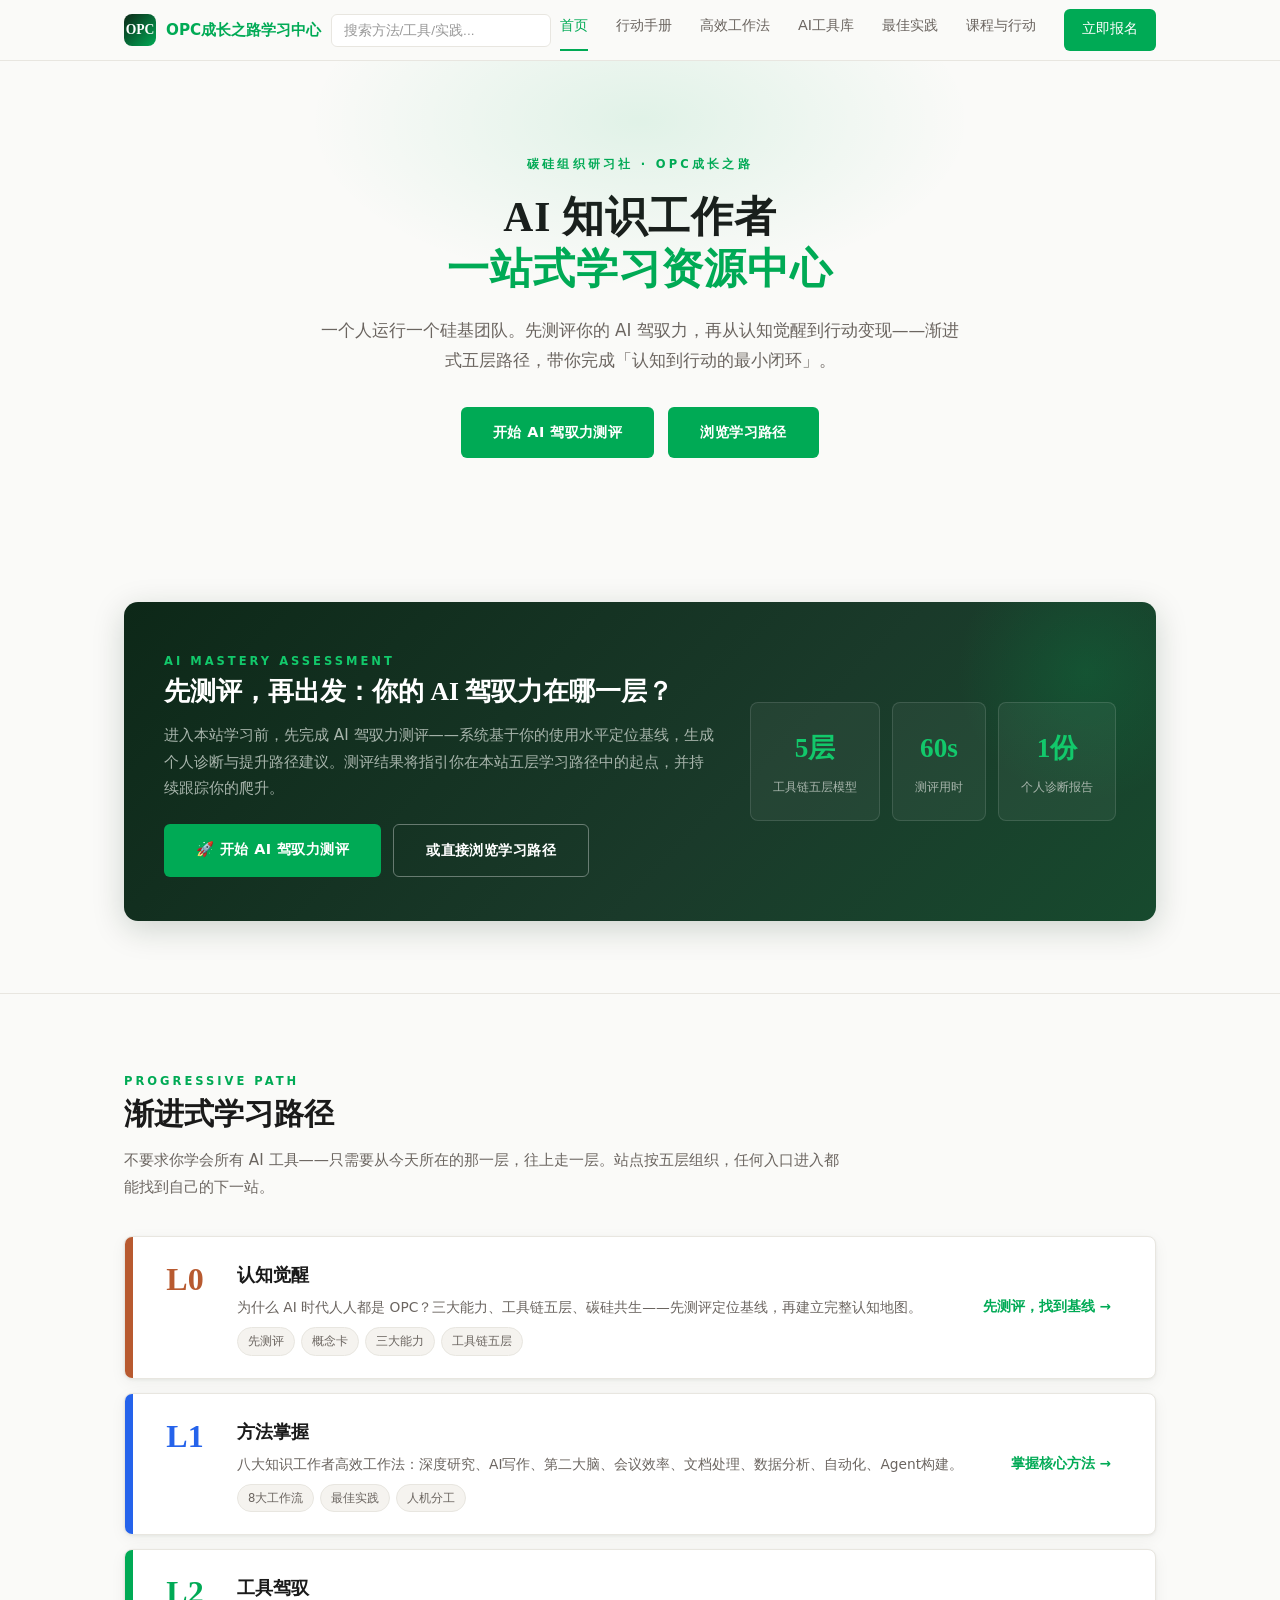
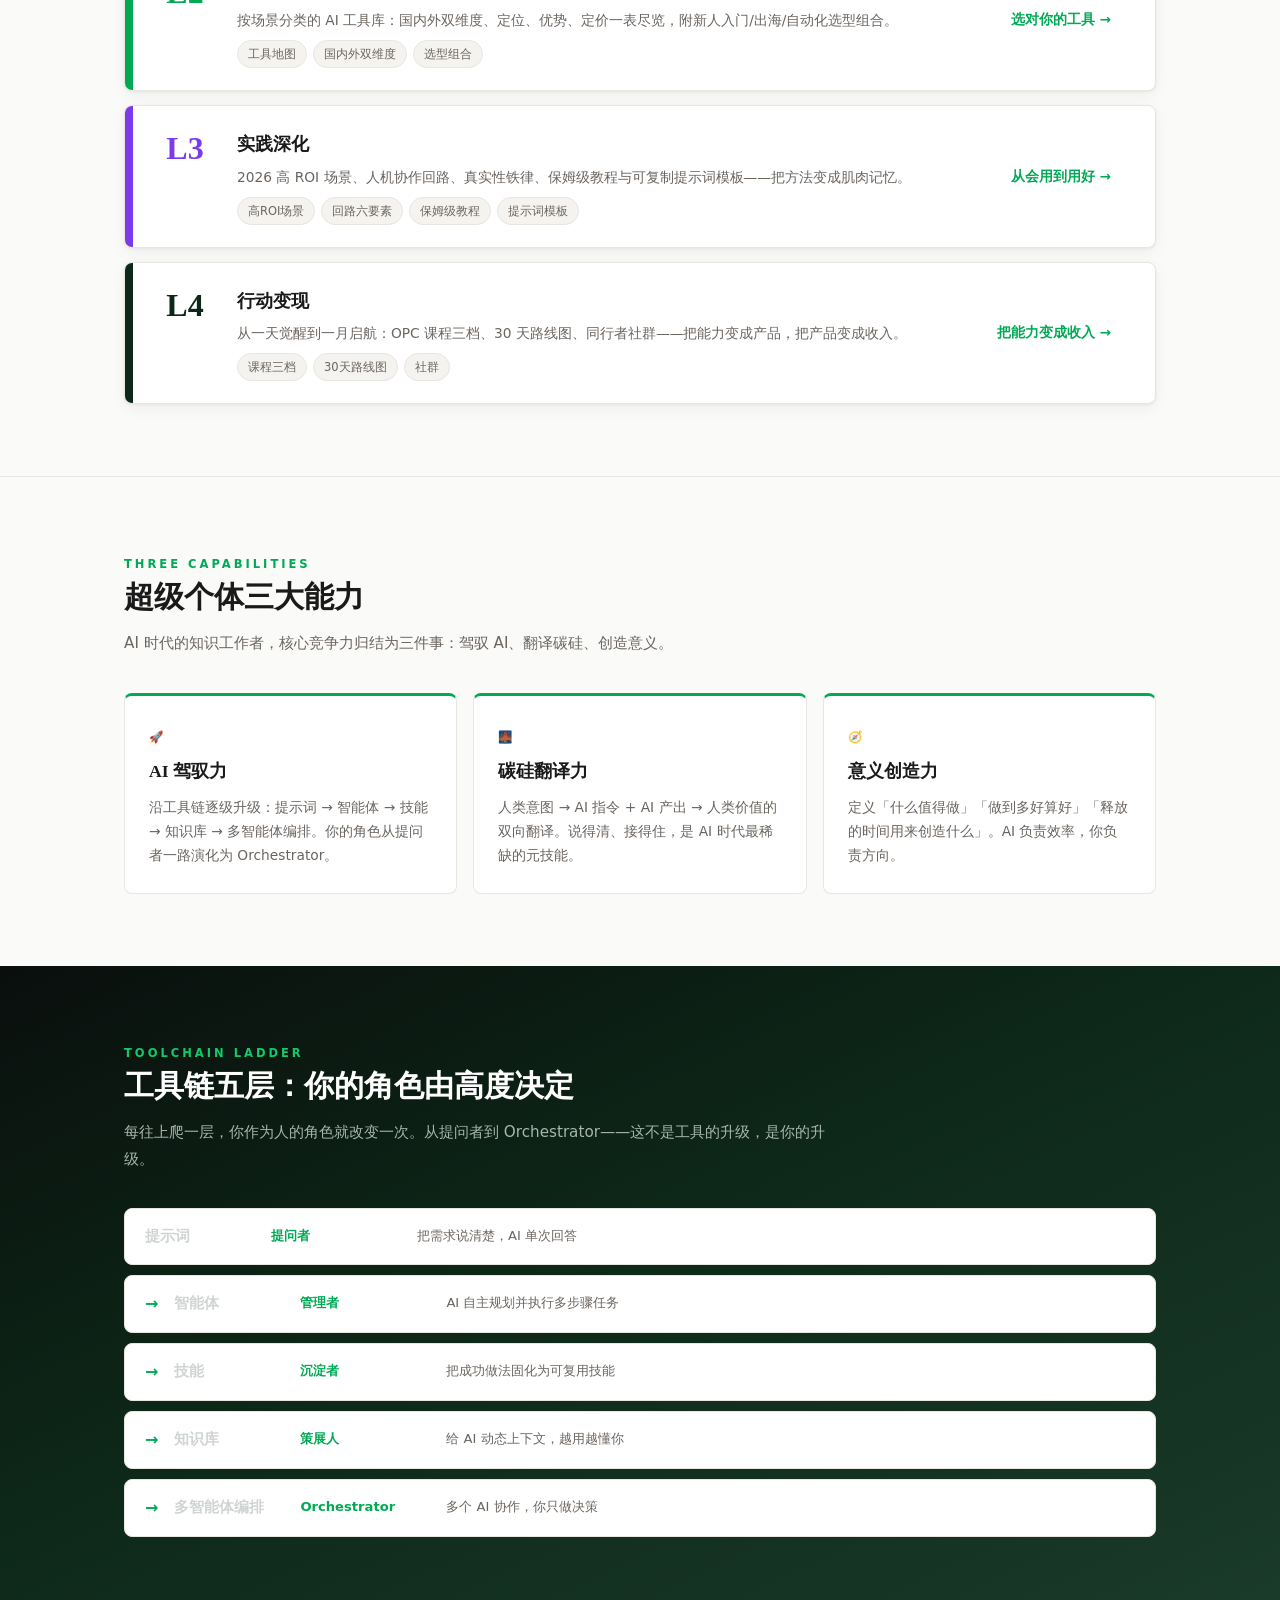
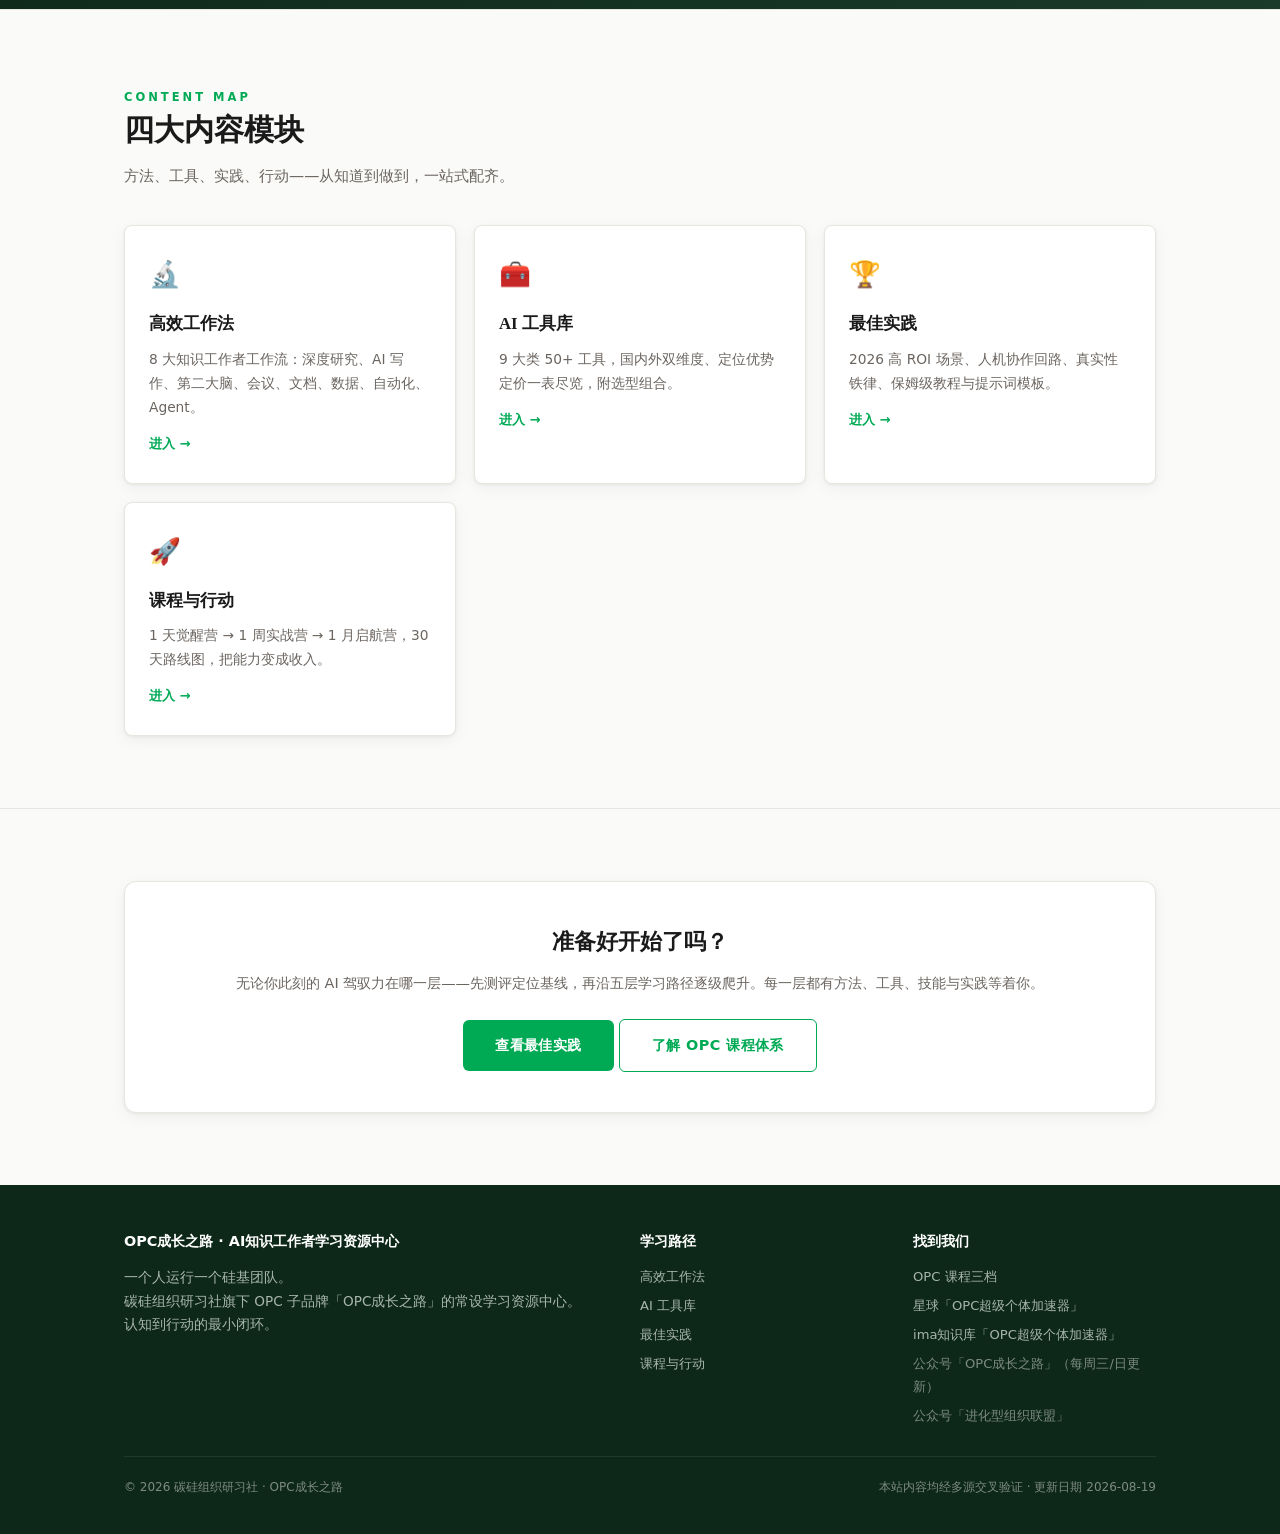
<file: index.html>
<!DOCTYPE html>
<html lang="zh-CN">
<head>
<meta charset="UTF-8">
<meta name="viewport" content="width=device-width, initial-scale=1.0">
<title>首页 · OPC成长之路 · AI知识工作者学习资源中心</title>
<meta name="description" content="AI 知识工作者一站式学习资源中心：高效工作法、AI 工具库、最佳实践、OPC 课程。一个人运行一个硅基团队。">
<link rel="stylesheet" href="css/style.css">

</head>
<body>
<nav class="nav">
  <div class="container nav-inner">
    <a class="brand" href="index.html"><span class="logo">OPC</span><span>OPC成长之路学习中心</span></a>
    <div class="search-wrap"><input id="site-search" class="site-search" type="search" placeholder="搜索方法/工具/实践..." aria-label="站内搜索"></div>
    <button class="nav-menu-toggle" aria-label="菜单" onclick="document.querySelector('.nav-links').classList.toggle('mobile-open')">☰ 菜单</button>
    <div class="nav-links"><a href="index.html" class="active">首页</a><a href="playbook.html" class="">行动手册</a><a href="methods.html" class="">高效工作法</a><a href="tools.html" class="">AI工具库</a><a href="practices.html" class="">最佳实践</a><a href="courses.html" class="">课程与行动</a><a class="nav-cta" href="courses.html">立即报名</a></div>
  </div>
</nav>
<header class="hero">
  <div class="container">
    <span class="eyebrow">碳硅组织研习社 · OPC成长之路</span>
    <h1>AI 知识工作者<br><em>一站式学习资源中心</em></h1>
    <p class="sub">一个人运行一个硅基团队。先测评你的 AI 驾驭力，再从认知觉醒到行动变现——渐进式五层路径，带你完成「认知到行动的最小闭环」。</p>
    <div class="hero-btns"><a class="btn " href="https://www.csi-org.com/workshops/ai-assessment">开始 AI 驾驭力测评</a><a class="btn line" href="#levels">浏览学习路径</a></div>
  </div>
</header>

<section id="assess-sec">
  <div class="container">
    
<div class="assess" id="assess">
  <div class="assess-body">
    <span class="sec-label">AI MASTERY ASSESSMENT</span>
    <h2 class="sec-title">先测评，再出发：你的 AI 驾驭力在哪一层？</h2>
    <p class="sec-desc">进入本站学习前，先完成 AI 驾驭力测评——系统基于你的使用水平定位基线，生成个人诊断与提升路径建议。测评结果将指引你在本站五层学习路径中的起点，并持续跟踪你的爬升。</p>
    <div class="assess-actions">
      <a class="btn" href="https://www.csi-org.com/workshops/ai-assessment" target="_blank" rel="noopener">🚀 开始 AI 驾驭力测评</a>
      <a class="btn btn-line" href="#levels">或直接浏览学习路径</a>
    </div>
  </div>
  <div class="assess-meta">
    <div class="stat"><div class="v">5层</div><div class="k">工具链五层模型</div></div>
    <div class="stat"><div class="v">60s</div><div class="k">测评用时</div></div>
    <div class="stat"><div class="v">1份</div><div class="k">个人诊断报告</div></div>
  </div>
</div>
  </div>
</section>

<section id="levels">
  <div class="container">
    <div class="sec-head">
      <span class="sec-label">PROGRESSIVE PATH</span>
      <h2 class="sec-title">渐进式学习路径</h2>
      <p class="sec-desc">不要求你学会所有 AI 工具——只需要从今天所在的那一层，往上走一层。站点按五层组织，任何入口进入都能找到自己的下一站。</p>
    </div>
    <div class="levels"><div class="level">
  <div class="level-bar" style="background:#b85a30"></div>
  <div class="level-body">
    <div class="level-no" style="color:#b85a30">L0</div>
    <div class="level-info">
      <h3>认知觉醒</h3>
      <p>为什么 AI 时代人人都是 OPC？三大能力、工具链五层、碳硅共生——先测评定位基线，再建立完整认知地图。</p>
      <div class="level-tags"><span class="tag">先测评</span><span class="tag">概念卡</span><span class="tag">三大能力</span><span class="tag">工具链五层</span></div>
    </div>
    <div class="level-go"><a href="index.html#assess">先测评，找到基线 →</a></div>
  </div>
</div><div class="level">
  <div class="level-bar" style="background:#2563eb"></div>
  <div class="level-body">
    <div class="level-no" style="color:#2563eb">L1</div>
    <div class="level-info">
      <h3>方法掌握</h3>
      <p>八大知识工作者高效工作法：深度研究、AI写作、第二大脑、会议效率、文档处理、数据分析、自动化、Agent构建。</p>
      <div class="level-tags"><span class="tag">8大工作流</span><span class="tag">最佳实践</span><span class="tag">人机分工</span></div>
    </div>
    <div class="level-go"><a href="methods.html">掌握核心方法 →</a></div>
  </div>
</div><div class="level">
  <div class="level-bar" style="background:#00aa55"></div>
  <div class="level-body">
    <div class="level-no" style="color:#00aa55">L2</div>
    <div class="level-info">
      <h3>工具驾驭</h3>
      <p>按场景分类的 AI 工具库：国内外双维度、定位、优势、定价一表尽览，附新人入门/出海/自动化选型组合。</p>
      <div class="level-tags"><span class="tag">工具地图</span><span class="tag">国内外双维度</span><span class="tag">选型组合</span></div>
    </div>
    <div class="level-go"><a href="tools.html">选对你的工具 →</a></div>
  </div>
</div><div class="level">
  <div class="level-bar" style="background:#7c3aed"></div>
  <div class="level-body">
    <div class="level-no" style="color:#7c3aed">L3</div>
    <div class="level-info">
      <h3>实践深化</h3>
      <p>2026 高 ROI 场景、人机协作回路、真实性铁律、保姆级教程与可复制提示词模板——把方法变成肌肉记忆。</p>
      <div class="level-tags"><span class="tag">高ROI场景</span><span class="tag">回路六要素</span><span class="tag">保姆级教程</span><span class="tag">提示词模板</span></div>
    </div>
    <div class="level-go"><a href="practices.html">从会用到用好 →</a></div>
  </div>
</div><div class="level">
  <div class="level-bar" style="background:#0d2818"></div>
  <div class="level-body">
    <div class="level-no" style="color:#0d2818">L4</div>
    <div class="level-info">
      <h3>行动变现</h3>
      <p>从一天觉醒到一月启航：OPC 课程三档、30 天路线图、同行者社群——把能力变成产品，把产品变成收入。</p>
      <div class="level-tags"><span class="tag">课程三档</span><span class="tag">30天路线图</span><span class="tag">社群</span></div>
    </div>
    <div class="level-go"><a href="courses.html">把能力变成收入 →</a></div>
  </div>
</div></div>
  </div>
</section>

<section>
  <div class="container">
    <div class="sec-head">
      <span class="sec-label">THREE CAPABILITIES</span>
      <h2 class="sec-title">超级个体三大能力</h2>
      <p class="sec-desc">AI 时代的知识工作者，核心竞争力归结为三件事：驾驭 AI、翻译碳硅、创造意义。</p>
    </div>
    <div class="fw-strip"><div class="fw"><span class="fw-num">🚀</span><h3>AI 驾驭力</h3><p>沿工具链逐级升级：提示词 → 智能体 → 技能 → 知识库 → 多智能体编排。你的角色从提问者一路演化为 Orchestrator。</p></div><div class="fw"><span class="fw-num">🌉</span><h3>碳硅翻译力</h3><p>人类意图 → AI 指令 + AI 产出 → 人类价值的双向翻译。说得清、接得住，是 AI 时代最稀缺的元技能。</p></div><div class="fw"><span class="fw-num">🧭</span><h3>意义创造力</h3><p>定义「什么值得做」「做到多好算好」「释放的时间用来创造什么」。AI 负责效率，你负责方向。</p></div></div>
  </div>
</section>

<section class="dark-section">
  <div class="container">
    <div class="sec-head">
      <span class="sec-label">TOOLCHAIN LADDER</span>
      <h2 class="sec-title">工具链五层：你的角色由高度决定</h2>
      <p class="sec-desc">每往上爬一层，你作为人的角色就改变一次。从提问者到 Orchestrator——这不是工具的升级，是你的升级。</p>
    </div>
    <div class="ladder"><div class="ladder-row"><span class="l-name">提示词</span><span class="l-role">提问者</span><span class="l-desc">把需求说清楚，AI 单次回答</span></div><div class="ladder-row"><span class="ladder-arrow">→</span><span class="l-name">智能体</span><span class="l-role">管理者</span><span class="l-desc">AI 自主规划并执行多步骤任务</span></div><div class="ladder-row"><span class="ladder-arrow">→</span><span class="l-name">技能</span><span class="l-role">沉淀者</span><span class="l-desc">把成功做法固化为可复用技能</span></div><div class="ladder-row"><span class="ladder-arrow">→</span><span class="l-name">知识库</span><span class="l-role">策展人</span><span class="l-desc">给 AI 动态上下文，越用越懂你</span></div><div class="ladder-row"><span class="ladder-arrow">→</span><span class="l-name">多智能体编排</span><span class="l-role">Orchestrator</span><span class="l-desc">多个 AI 协作，你只做决策</span></div></div>
  </div>
</section>

<section>
  <div class="container">
    <div class="sec-head">
      <span class="sec-label">CONTENT MAP</span>
      <h2 class="sec-title">四大内容模块</h2>
      <p class="sec-desc">方法、工具、实践、行动——从知道到做到，一站式配齐。</p>
    </div>
    <div class="grid"><div class="card"><span class="c-icon">🔬</span><h3>高效工作法</h3><p>8 大知识工作者工作流：深度研究、AI 写作、第二大脑、会议、文档、数据、自动化、Agent。</p><a class="more" href="methods.html">进入 →</a></div><div class="card"><span class="c-icon">🧰</span><h3>AI 工具库</h3><p>9 大类 50+ 工具，国内外双维度、定位优势定价一表尽览，附选型组合。</p><a class="more" href="tools.html">进入 →</a></div><div class="card"><span class="c-icon">🏆</span><h3>最佳实践</h3><p>2026 高 ROI 场景、人机协作回路、真实性铁律、保姆级教程与提示词模板。</p><a class="more" href="practices.html">进入 →</a></div><div class="card"><span class="c-icon">🚀</span><h3>课程与行动</h3><p>1 天觉醒营 → 1 周实战营 → 1 月启航营，30 天路线图，把能力变成收入。</p><a class="more" href="courses.html">进入 →</a></div></div>
  </div>
</section>

<section>
  <div class="container">
    <div class="cta">
      <h3>准备好开始了吗？</h3>
      <p>无论你此刻的 AI 驾驭力在哪一层——先测评定位基线，再沿五层学习路径逐级爬升。每一层都有方法、工具、技能与实践等着你。</p>
      <a class="btn" href="practices.html">查看最佳实践</a>
      <a class="btn btn-line" href="courses.html">了解 OPC 课程体系</a>
    </div>
  </div>
</section>
<footer>
  <div class="container">
    <div class="footer-grid">
      <div>
        <h4>OPC成长之路 · AI知识工作者学习资源中心</h4>
        <p style="color:#a8b5ac;font-size:0.85rem;">一个人运行一个硅基团队。<br>碳硅组织研习社旗下 OPC 子品牌「OPC成长之路」的常设学习资源中心。<br>认知到行动的最小闭环。</p>
      </div>
      <div>
        <h4>学习路径</h4>
        <a href="methods.html">高效工作法</a>
        <a href="tools.html">AI 工具库</a>
        <a href="practices.html">最佳实践</a>
        <a href="courses.html">课程与行动</a>
      </div>
      <div>
        <h4>找到我们</h4>
        <a href="courses.html">OPC 课程三档</a>
        <a href="https://wx.zsxq.com/group/51114224124124" target="_blank" rel="noopener">星球「OPC超级个体加速器」</a>
        <a href="https://ima.qq.com/wiki/?shareId=a9c0e648243d798ad16ae1ac835ee0aa9ef40127e9e098336bb33b0cfa2aff3c" target="_blank" rel="noopener">ima知识库「OPC超级个体加速器」</a>
        <span style="display:block;color:#7d8a81;margin-bottom:6px;">公众号「OPC成长之路」（每周三/日更新）</span>
        <span style="display:block;color:#7d8a81;">公众号「进化型组织联盟」</span>
      </div>
    </div>
    <div class="footer-bottom">
      <span>© 2026 碳硅组织研习社 · OPC成长之路</span>
      <span>本站内容均经多源交叉验证 · 更新日期 2026-08-19</span>
    </div>
  </div>
</footer>
<script src="js/search.js"></script>
</body>
</html>
</file>
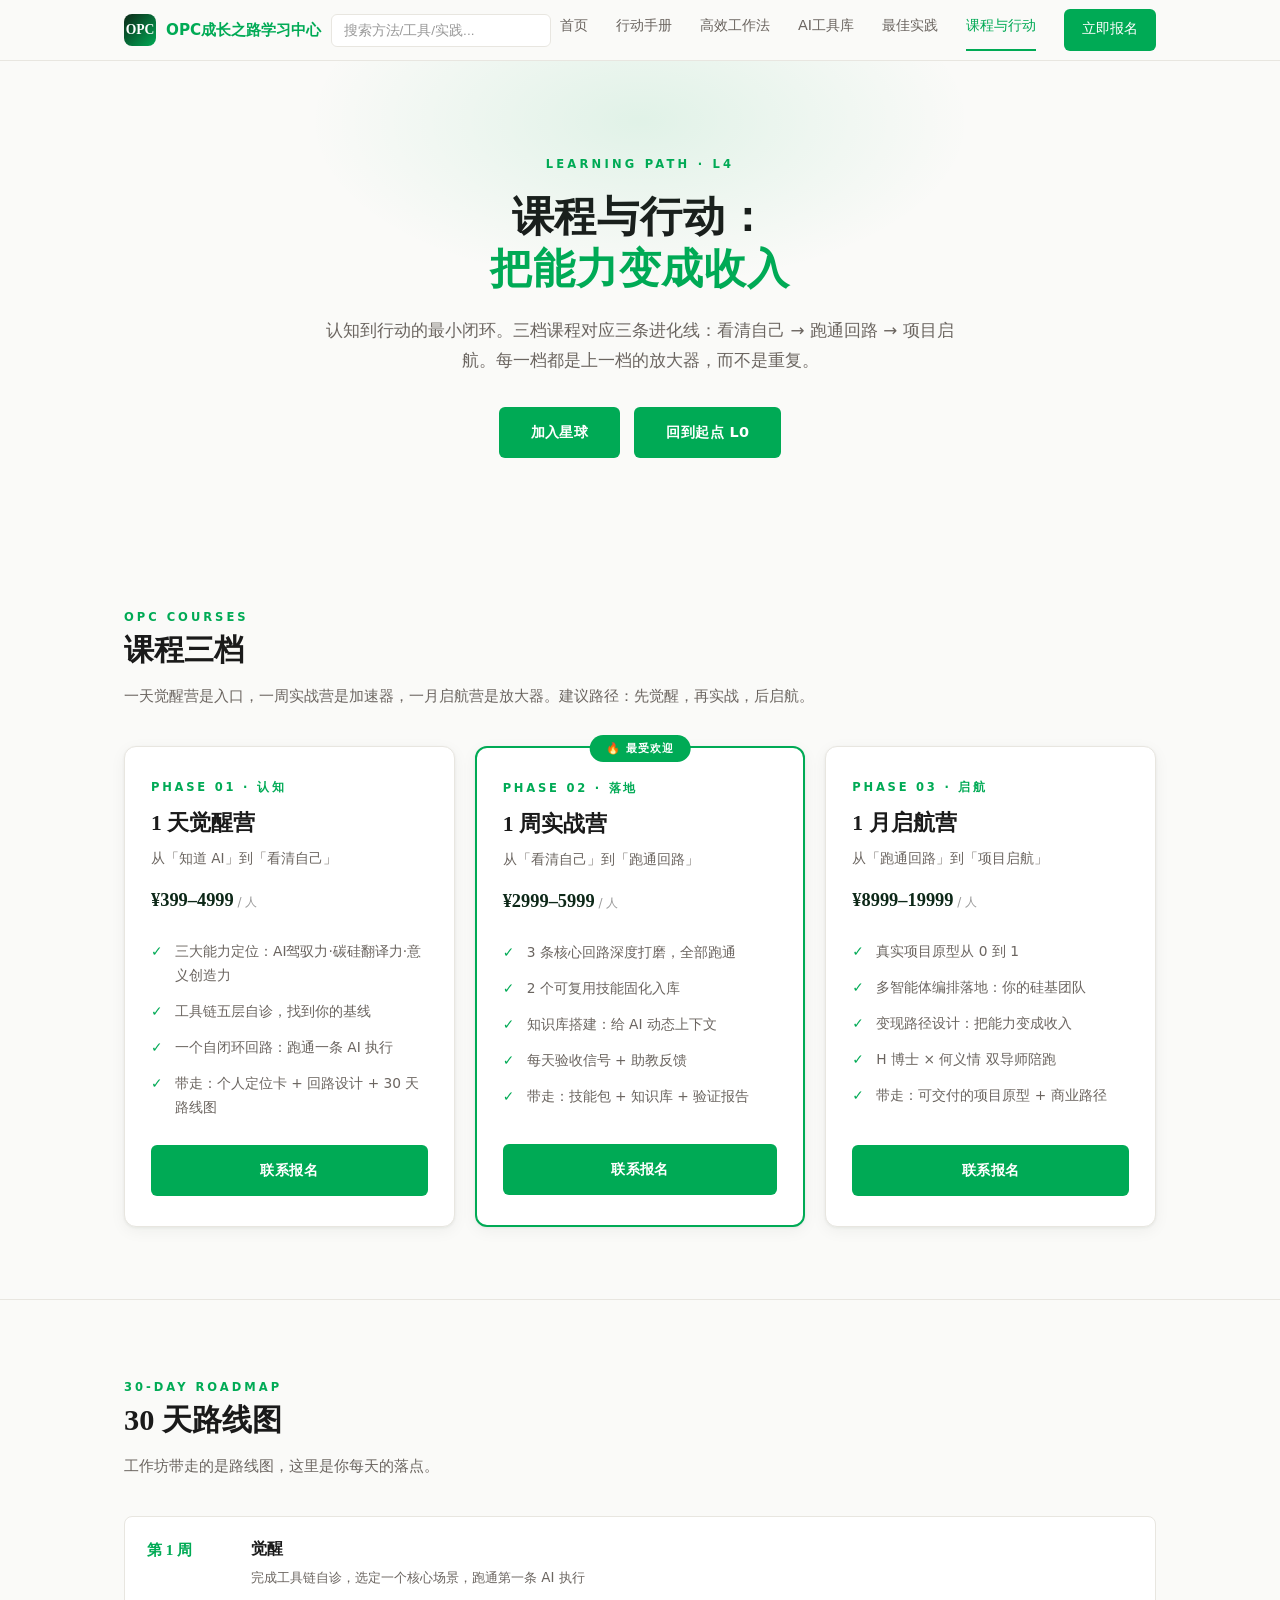
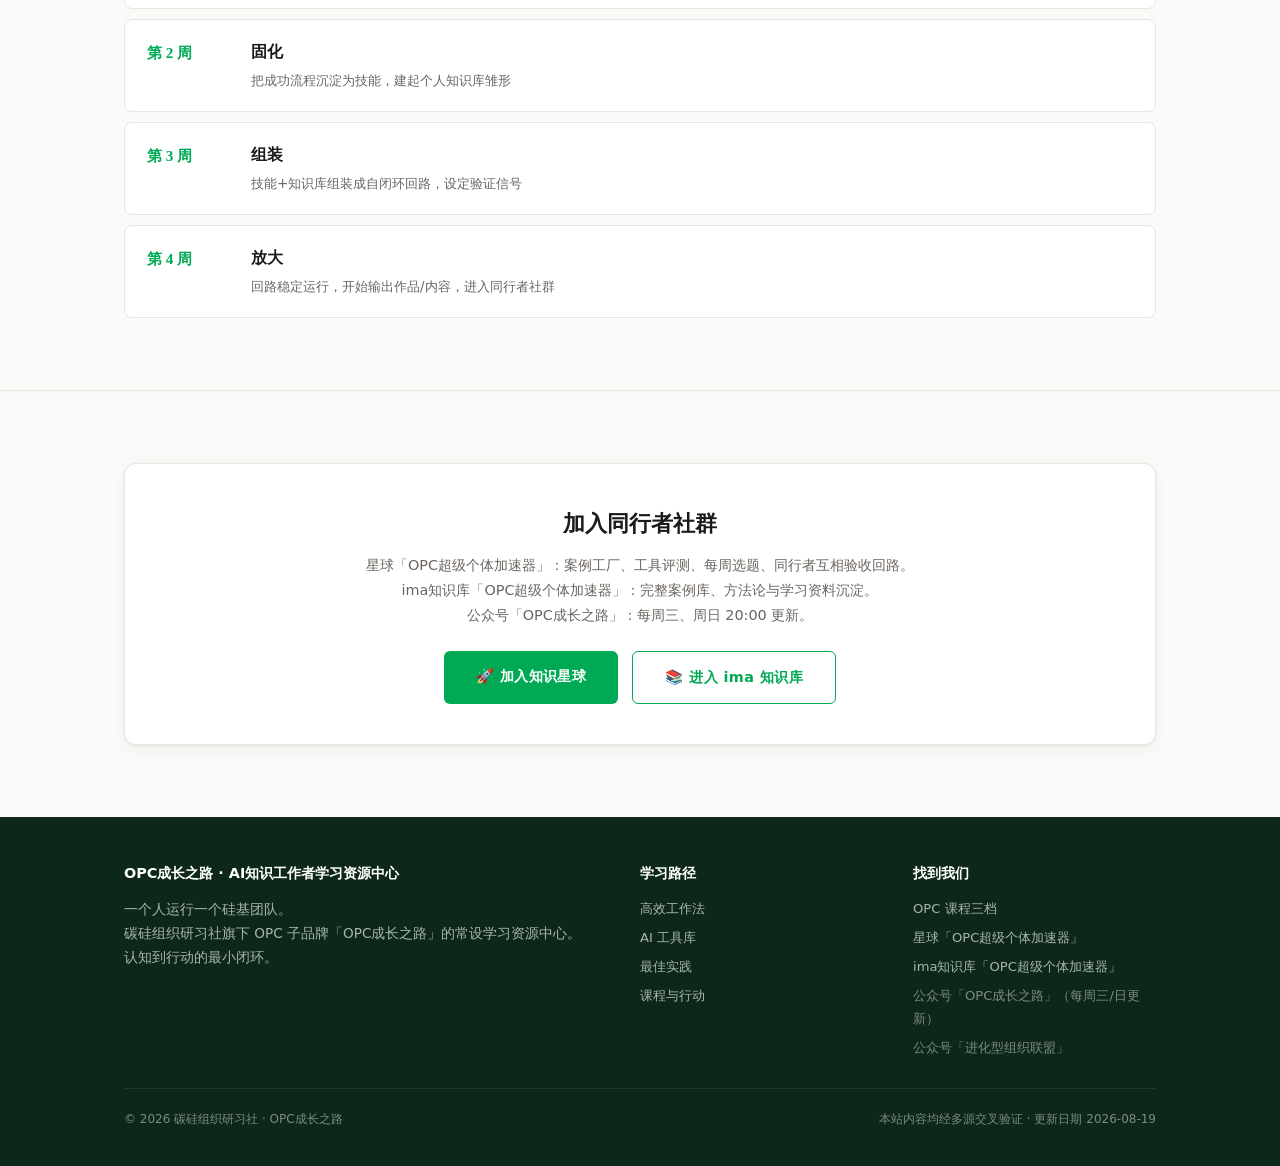
<file: courses.html>
<!DOCTYPE html>
<html lang="zh-CN">
<head>
<meta charset="UTF-8">
<meta name="viewport" content="width=device-width, initial-scale=1.0">
<title>课程与行动 · OPC成长之路 · AI知识工作者学习资源中心</title>
<meta name="description" content="AI 知识工作者一站式学习资源中心：高效工作法、AI 工具库、最佳实践、OPC 课程。一个人运行一个硅基团队。">
<link rel="stylesheet" href="css/style.css">

</head>
<body>
<nav class="nav">
  <div class="container nav-inner">
    <a class="brand" href="index.html"><span class="logo">OPC</span><span>OPC成长之路学习中心</span></a>
    <div class="search-wrap"><input id="site-search" class="site-search" type="search" placeholder="搜索方法/工具/实践..." aria-label="站内搜索"></div>
    <button class="nav-menu-toggle" aria-label="菜单" onclick="document.querySelector('.nav-links').classList.toggle('mobile-open')">☰ 菜单</button>
    <div class="nav-links"><a href="index.html" class="">首页</a><a href="playbook.html" class="">行动手册</a><a href="methods.html" class="">高效工作法</a><a href="tools.html" class="">AI工具库</a><a href="practices.html" class="">最佳实践</a><a href="courses.html" class="active">课程与行动</a><a class="nav-cta" href="courses.html">立即报名</a></div>
  </div>
</nav>
<header class="hero">
  <div class="container">
    <span class="eyebrow">LEARNING PATH · L4</span>
    <h1>课程与行动：<br><em>把能力变成收入</em></h1>
    <p class="sub">认知到行动的最小闭环。三档课程对应三条进化线：看清自己 → 跑通回路 → 项目启航。每一档都是上一档的放大器，而不是重复。</p>
    <div class="hero-btns"><a class="btn " href="courses.html">加入星球</a><a class="btn line" href="index.html#levels">回到起点 L0</a></div>
  </div>
</header>

<section>
  <div class="container">
    <div class="sec-head">
      <span class="sec-label">OPC COURSES</span>
      <h2 class="sec-title">课程三档</h2>
      <p class="sec-desc">一天觉醒营是入口，一周实战营是加速器，一月启航营是放大器。建议路径：先觉醒，再实战，后启航。</p>
    </div>
    <div class="tier-grid"><div class="tier">
  <span class="t-phase">PHASE 01 · 认知</span>
  <h3>1 天觉醒营</h3>
  <p class="t-sub">从「知道 AI」到「看清自己」</p>
  <div class="t-price">¥399–4999<small> / 人</small></div>
  <ul><li>三大能力定位：AI驾驭力·碳硅翻译力·意义创造力</li><li>工具链五层自诊，找到你的基线</li><li>一个自闭环回路：跑通一条 AI 执行</li><li>带走：个人定位卡 + 回路设计 + 30 天路线图</li></ul>
  <a class="btn" href="index.html">联系报名</a>
</div><div class="tier hot"><span class="t-badge">🔥 最受欢迎</span>
  <span class="t-phase">PHASE 02 · 落地</span>
  <h3>1 周实战营</h3>
  <p class="t-sub">从「看清自己」到「跑通回路」</p>
  <div class="t-price">¥2999–5999<small> / 人</small></div>
  <ul><li>3 条核心回路深度打磨，全部跑通</li><li>2 个可复用技能固化入库</li><li>知识库搭建：给 AI 动态上下文</li><li>每天验收信号 + 助教反馈</li><li>带走：技能包 + 知识库 + 验证报告</li></ul>
  <a class="btn" href="index.html">联系报名</a>
</div><div class="tier">
  <span class="t-phase">PHASE 03 · 启航</span>
  <h3>1 月启航营</h3>
  <p class="t-sub">从「跑通回路」到「项目启航」</p>
  <div class="t-price">¥8999–19999<small> / 人</small></div>
  <ul><li>真实项目原型从 0 到 1</li><li>多智能体编排落地：你的硅基团队</li><li>变现路径设计：把能力变成收入</li><li>H 博士 × 何义情 双导师陪跑</li><li>带走：可交付的项目原型 + 商业路径</li></ul>
  <a class="btn" href="index.html">联系报名</a>
</div></div>
  </div>
</section>
<section>
  <div class="container">
    <div class="sec-head">
      <span class="sec-label">30-DAY ROADMAP</span>
      <h2 class="sec-title">30 天路线图</h2>
      <p class="sec-desc">工作坊带走的是路线图，这里是你每天的落点。</p>
    </div>
    <div class="roadmap"><div class="rm"><div class="rm-wk">第 1 周</div><div class="rm-body"><h4>觉醒</h4><p>完成工具链自诊，选定一个核心场景，跑通第一条 AI 执行</p></div></div><div class="rm"><div class="rm-wk">第 2 周</div><div class="rm-body"><h4>固化</h4><p>把成功流程沉淀为技能，建起个人知识库雏形</p></div></div><div class="rm"><div class="rm-wk">第 3 周</div><div class="rm-body"><h4>组装</h4><p>技能+知识库组装成自闭环回路，设定验证信号</p></div></div><div class="rm"><div class="rm-wk">第 4 周</div><div class="rm-body"><h4>放大</h4><p>回路稳定运行，开始输出作品/内容，进入同行者社群</p></div></div></div>
  </div>
</section>
<section>
  <div class="container">
    <div class="cta">
      <h3>加入同行者社群</h3>
      <p>星球「OPC超级个体加速器」：案例工厂、工具评测、每周选题、同行者互相验收回路。<br>ima知识库「OPC超级个体加速器」：完整案例库、方法论与学习资料沉淀。<br>公众号「OPC成长之路」：每周三、周日 20:00 更新。</p>
      <div class="hero-btns" style="margin-top:18px;">
        <a class="btn" href="https://wx.zsxq.com/group/51114224124124" target="_blank" rel="noopener">🚀 加入知识星球</a>
        <a class="btn btn-line" href="https://ima.qq.com/wiki/?shareId=a9c0e648243d798ad16ae1ac835ee0aa9ef40127e9e098336bb33b0cfa2aff3c" target="_blank" rel="noopener">📚 进入 ima 知识库</a>
      </div>
    </div>
  </div>
</section>
<footer>
  <div class="container">
    <div class="footer-grid">
      <div>
        <h4>OPC成长之路 · AI知识工作者学习资源中心</h4>
        <p style="color:#a8b5ac;font-size:0.85rem;">一个人运行一个硅基团队。<br>碳硅组织研习社旗下 OPC 子品牌「OPC成长之路」的常设学习资源中心。<br>认知到行动的最小闭环。</p>
      </div>
      <div>
        <h4>学习路径</h4>
        <a href="methods.html">高效工作法</a>
        <a href="tools.html">AI 工具库</a>
        <a href="practices.html">最佳实践</a>
        <a href="courses.html">课程与行动</a>
      </div>
      <div>
        <h4>找到我们</h4>
        <a href="courses.html">OPC 课程三档</a>
        <a href="https://wx.zsxq.com/group/51114224124124" target="_blank" rel="noopener">星球「OPC超级个体加速器」</a>
        <a href="https://ima.qq.com/wiki/?shareId=a9c0e648243d798ad16ae1ac835ee0aa9ef40127e9e098336bb33b0cfa2aff3c" target="_blank" rel="noopener">ima知识库「OPC超级个体加速器」</a>
        <span style="display:block;color:#7d8a81;margin-bottom:6px;">公众号「OPC成长之路」（每周三/日更新）</span>
        <span style="display:block;color:#7d8a81;">公众号「进化型组织联盟」</span>
      </div>
    </div>
    <div class="footer-bottom">
      <span>© 2026 碳硅组织研习社 · OPC成长之路</span>
      <span>本站内容均经多源交叉验证 · 更新日期 2026-08-19</span>
    </div>
  </div>
</footer>
<script src="js/search.js"></script>
</body>
</html>
</file>
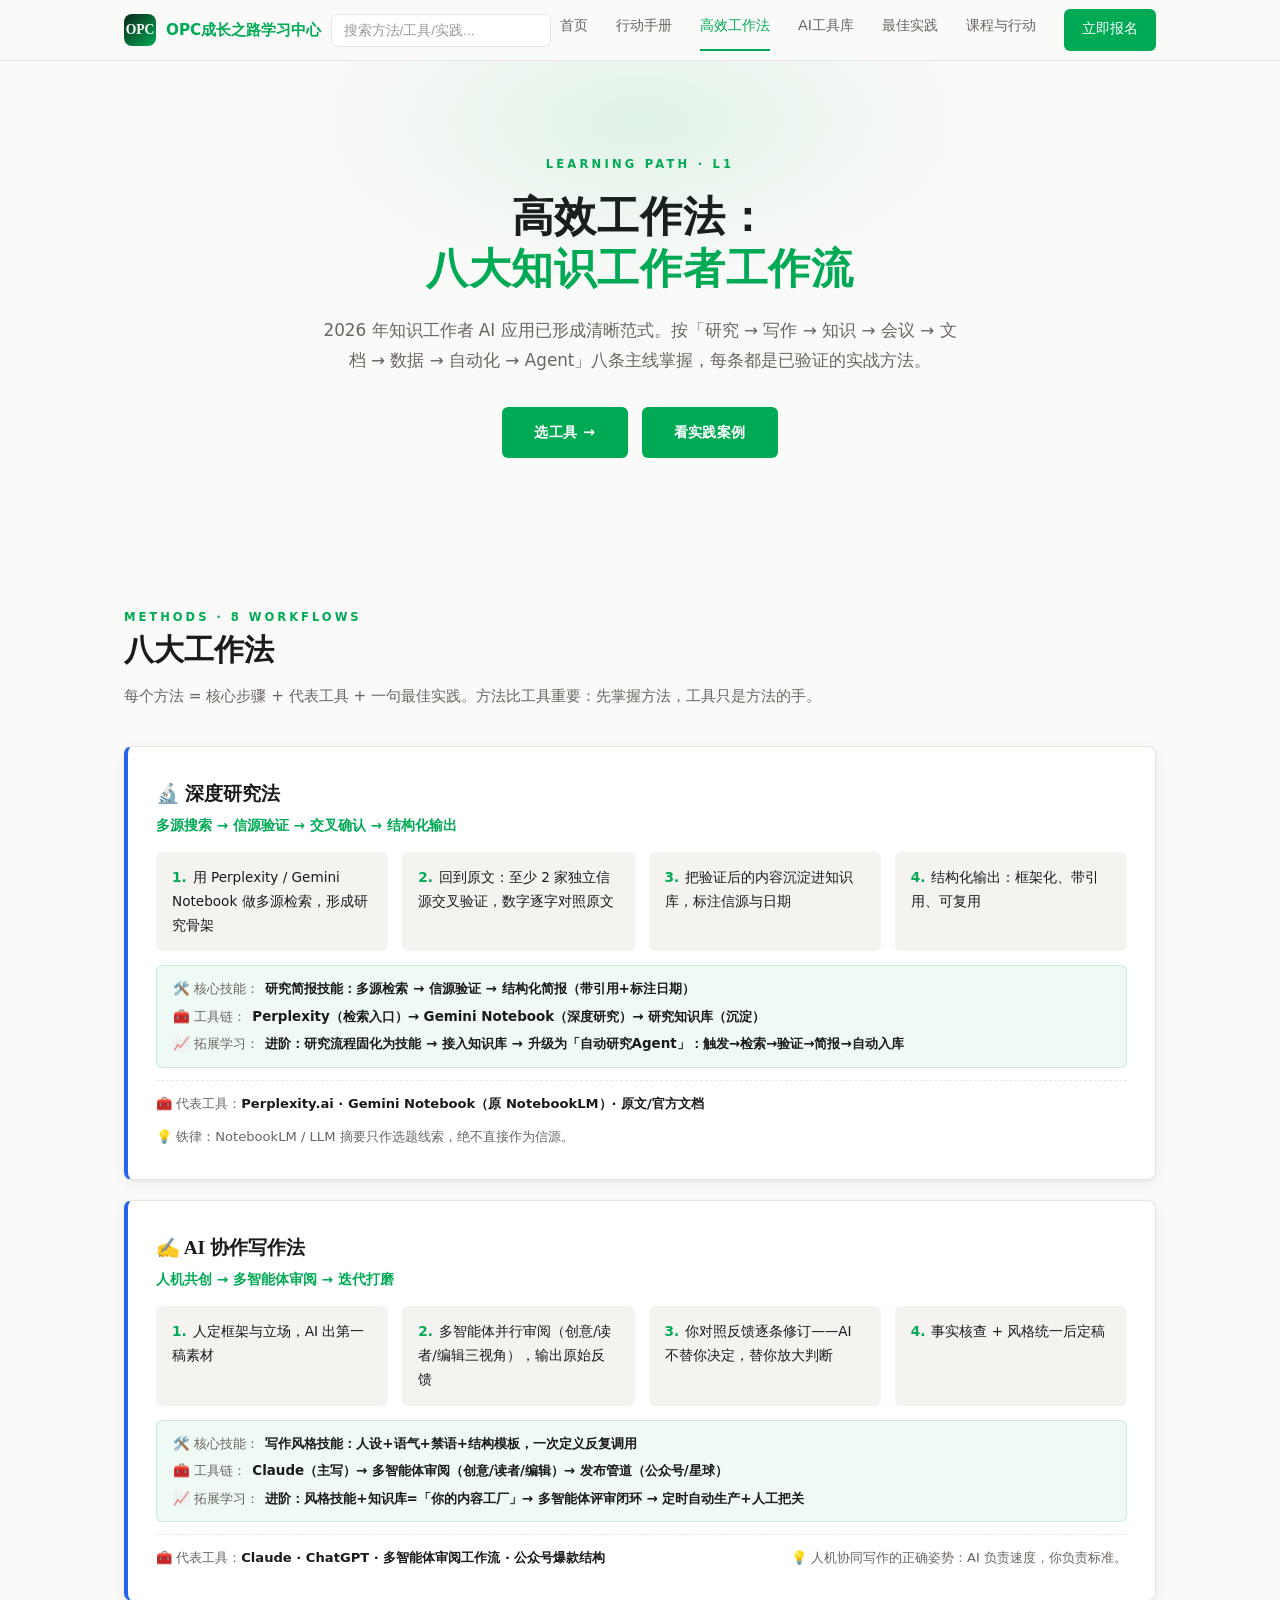
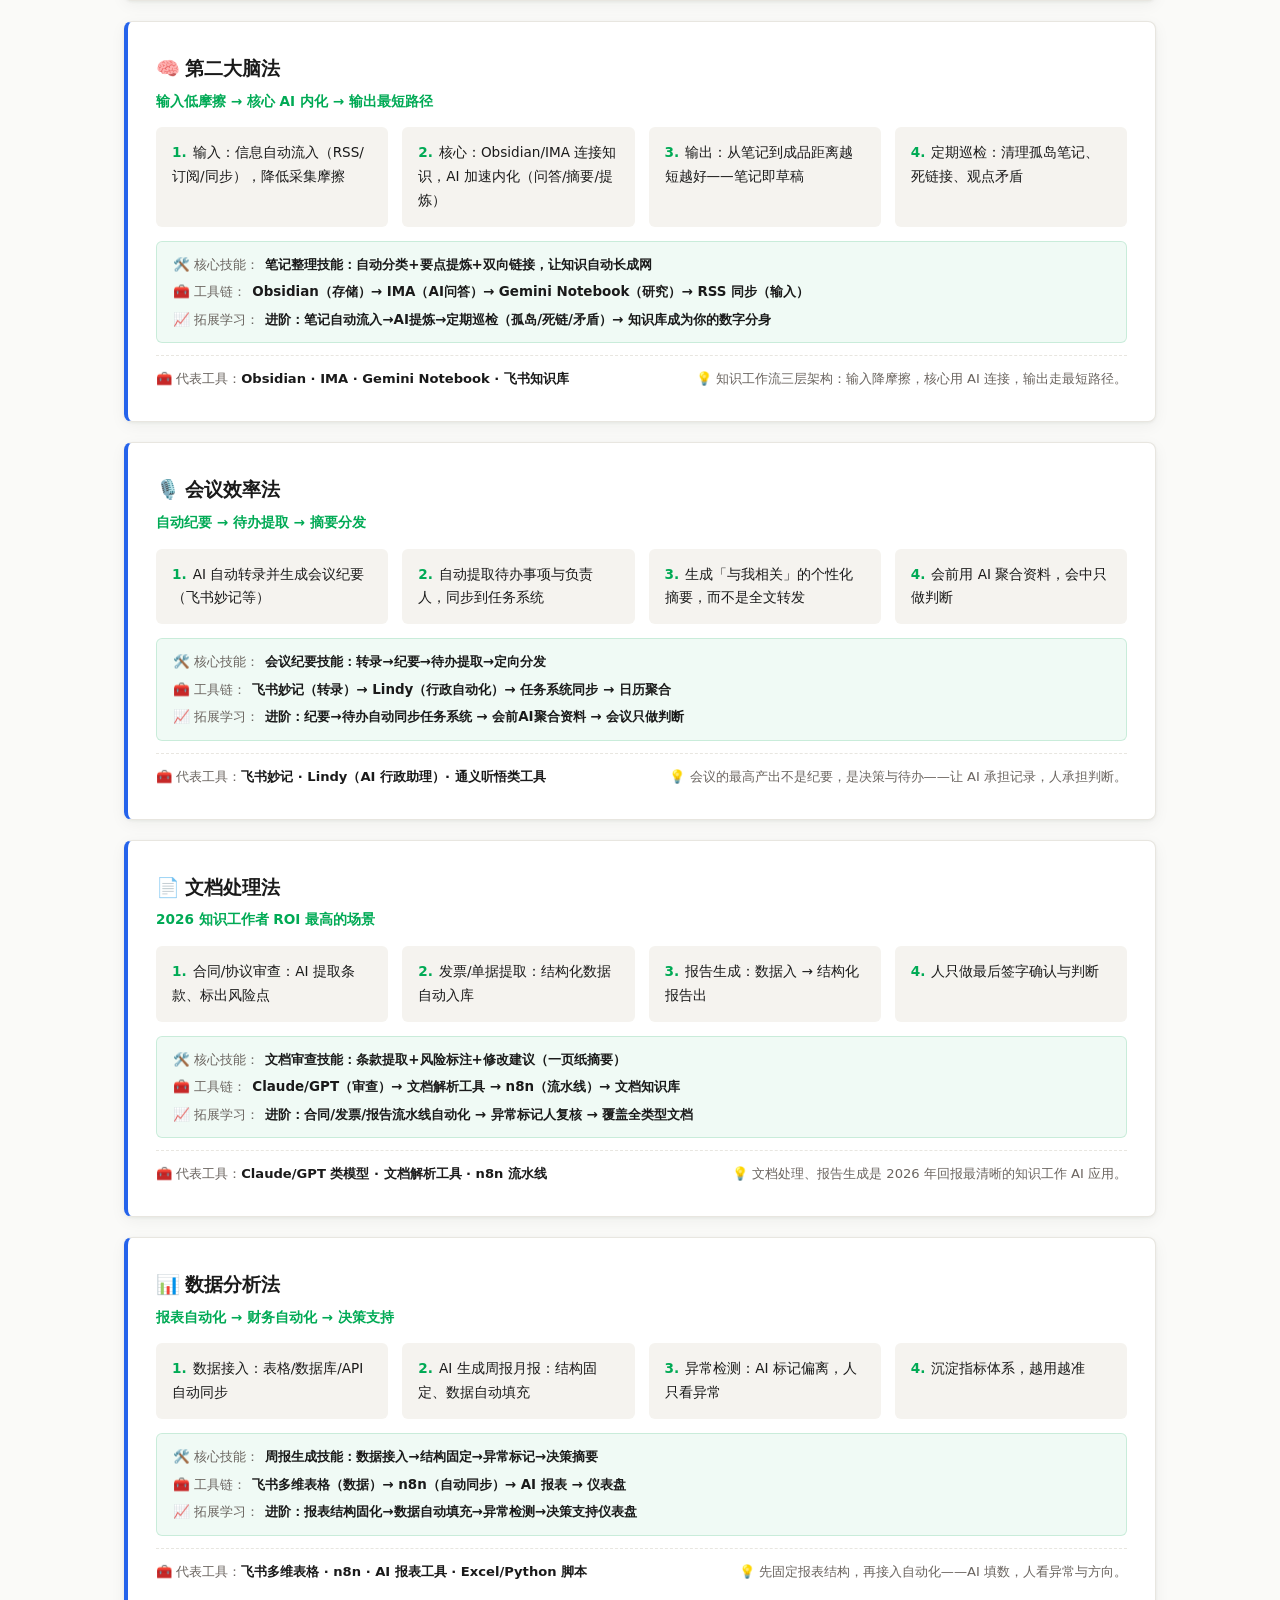
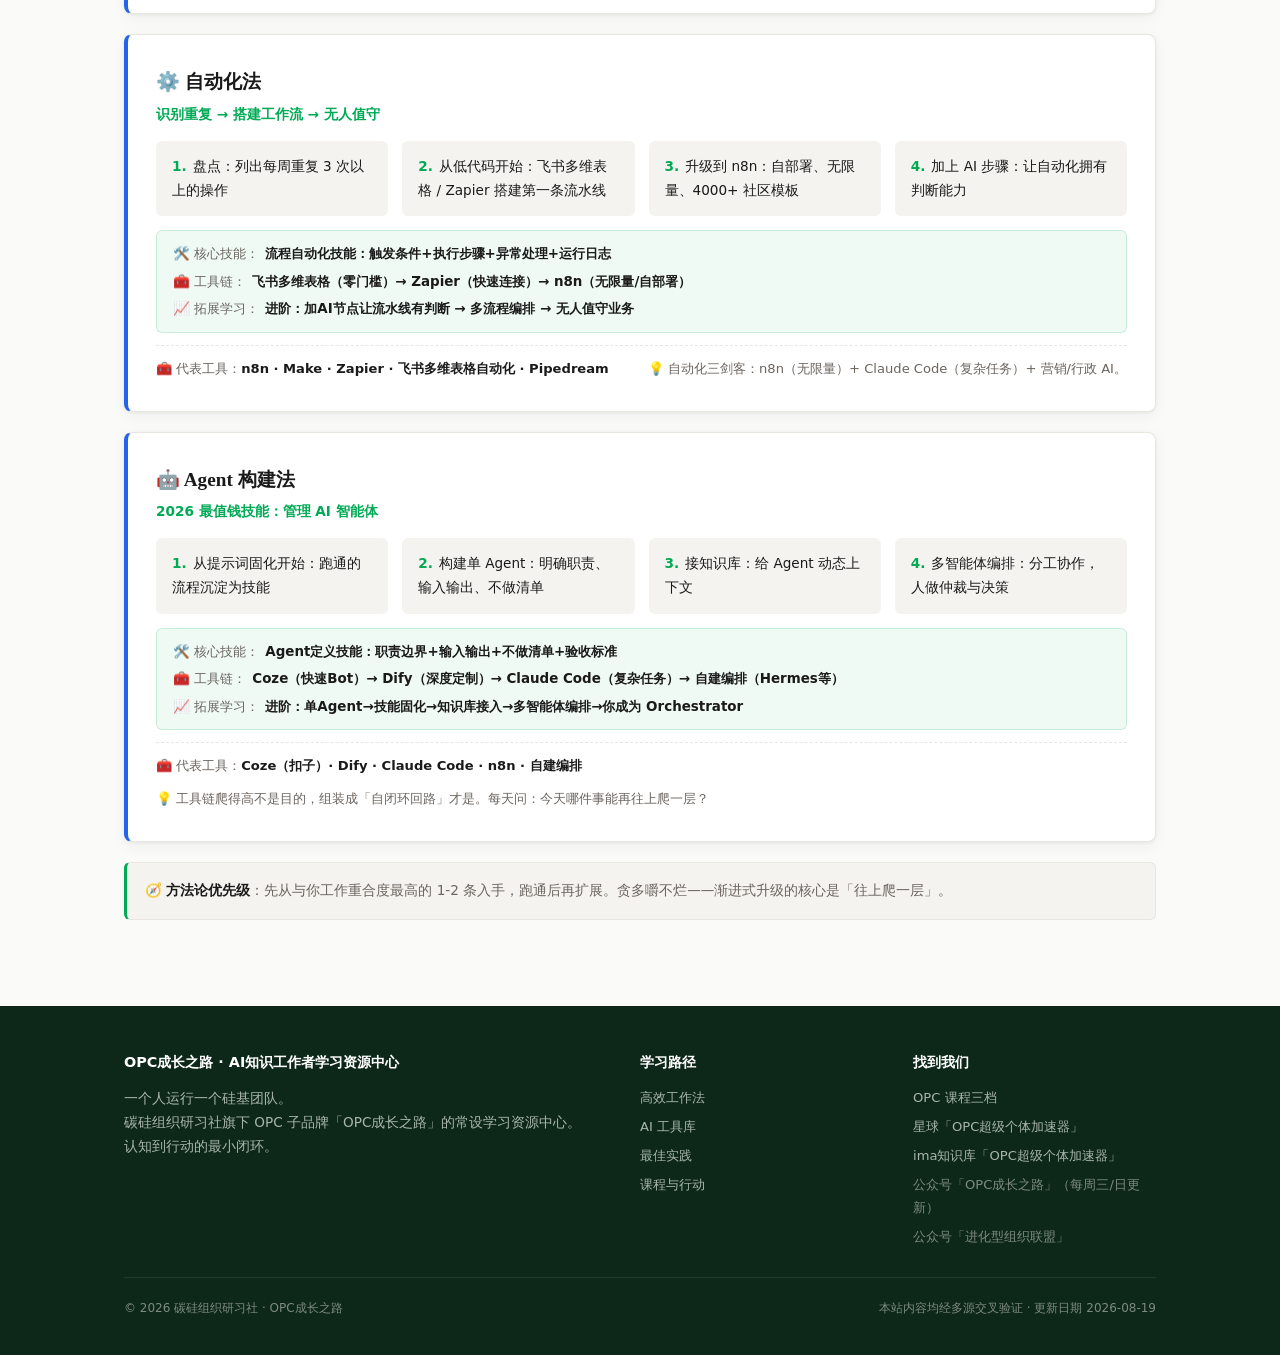
<file: methods.html>
<!DOCTYPE html>
<html lang="zh-CN">
<head>
<meta charset="UTF-8">
<meta name="viewport" content="width=device-width, initial-scale=1.0">
<title>高效工作法 · OPC成长之路 · AI知识工作者学习资源中心</title>
<meta name="description" content="AI 知识工作者一站式学习资源中心：高效工作法、AI 工具库、最佳实践、OPC 课程。一个人运行一个硅基团队。">
<link rel="stylesheet" href="css/style.css">

</head>
<body>
<nav class="nav">
  <div class="container nav-inner">
    <a class="brand" href="index.html"><span class="logo">OPC</span><span>OPC成长之路学习中心</span></a>
    <div class="search-wrap"><input id="site-search" class="site-search" type="search" placeholder="搜索方法/工具/实践..." aria-label="站内搜索"></div>
    <button class="nav-menu-toggle" aria-label="菜单" onclick="document.querySelector('.nav-links').classList.toggle('mobile-open')">☰ 菜单</button>
    <div class="nav-links"><a href="index.html" class="">首页</a><a href="playbook.html" class="">行动手册</a><a href="methods.html" class="active">高效工作法</a><a href="tools.html" class="">AI工具库</a><a href="practices.html" class="">最佳实践</a><a href="courses.html" class="">课程与行动</a><a class="nav-cta" href="courses.html">立即报名</a></div>
  </div>
</nav>
<header class="hero">
  <div class="container">
    <span class="eyebrow">LEARNING PATH · L1</span>
    <h1>高效工作法：<br><em>八大知识工作者工作流</em></h1>
    <p class="sub">2026 年知识工作者 AI 应用已形成清晰范式。按「研究 → 写作 → 知识 → 会议 → 文档 → 数据 → 自动化 → Agent」八条主线掌握，每条都是已验证的实战方法。</p>
    <div class="hero-btns"><a class="btn " href="tools.html">选工具 →</a><a class="btn line" href="practices.html">看实践案例</a></div>
  </div>
</header>

<section>
  <div class="container">
    <div class="sec-head">
      <span class="sec-label">METHODS · 8 WORKFLOWS</span>
      <h2 class="sec-title">八大工作法</h2>
      <p class="sec-desc">每个方法 = 核心步骤 + 代表工具 + 一句最佳实践。方法比工具重要：先掌握方法，工具只是方法的手。</p>
    </div>
    <div class="method">
  <h3>🔬 深度研究法</h3>
  <div class="m-tagline">多源搜索 → 信源验证 → 交叉确认 → 结构化输出</div>
  <div class="m-steps"><div class="m-step"><span class="n">1.</span>用 Perplexity / Gemini Notebook 做多源检索，形成研究骨架</div><div class="m-step"><span class="n">2.</span>回到原文：至少 2 家独立信源交叉验证，数字逐字对照原文</div><div class="m-step"><span class="n">3.</span>把验证后的内容沉淀进知识库，标注信源与日期</div><div class="m-step"><span class="n">4.</span>结构化输出：框架化、带引用、可复用</div></div>
  <div class="m-ske">
    <span>🛠️ 核心技能：<b>研究简报技能：多源检索 → 信源验证 → 结构化简报（带引用+标注日期）</b></span>
    <span>🧰 工具链：<b>Perplexity（检索入口）→ Gemini Notebook（深度研究）→ 研究知识库（沉淀）</b></span>
    <span>📈 拓展学习：<b>进阶：研究流程固化为技能 → 接入知识库 → 升级为「自动研究Agent」：触发→检索→验证→简报→自动入库</b></span>
  </div>
  <div class="m-foot"><span>🧰 代表工具：<b>Perplexity.ai · Gemini Notebook（原 NotebookLM）· 原文/官方文档</b></span><span>💡 铁律：NotebookLM / LLM 摘要只作选题线索，绝不直接作为信源。</span></div>
</div><div class="method">
  <h3>✍️ AI 协作写作法</h3>
  <div class="m-tagline">人机共创 → 多智能体审阅 → 迭代打磨</div>
  <div class="m-steps"><div class="m-step"><span class="n">1.</span>人定框架与立场，AI 出第一稿素材</div><div class="m-step"><span class="n">2.</span>多智能体并行审阅（创意/读者/编辑三视角），输出原始反馈</div><div class="m-step"><span class="n">3.</span>你对照反馈逐条修订——AI 不替你决定，替你放大判断</div><div class="m-step"><span class="n">4.</span>事实核查 + 风格统一后定稿</div></div>
  <div class="m-ske">
    <span>🛠️ 核心技能：<b>写作风格技能：人设+语气+禁语+结构模板，一次定义反复调用</b></span>
    <span>🧰 工具链：<b>Claude（主写）→ 多智能体审阅（创意/读者/编辑）→ 发布管道（公众号/星球）</b></span>
    <span>📈 拓展学习：<b>进阶：风格技能+知识库=「你的内容工厂」→ 多智能体评审闭环 → 定时自动生产+人工把关</b></span>
  </div>
  <div class="m-foot"><span>🧰 代表工具：<b>Claude · ChatGPT · 多智能体审阅工作流 · 公众号爆款结构</b></span><span>💡 人机协同写作的正确姿势：AI 负责速度，你负责标准。</span></div>
</div><div class="method">
  <h3>🧠 第二大脑法</h3>
  <div class="m-tagline">输入低摩擦 → 核心 AI 内化 → 输出最短路径</div>
  <div class="m-steps"><div class="m-step"><span class="n">1.</span>输入：信息自动流入（RSS/订阅/同步），降低采集摩擦</div><div class="m-step"><span class="n">2.</span>核心：Obsidian/IMA 连接知识，AI 加速内化（问答/摘要/提炼）</div><div class="m-step"><span class="n">3.</span>输出：从笔记到成品距离越短越好——笔记即草稿</div><div class="m-step"><span class="n">4.</span>定期巡检：清理孤岛笔记、死链接、观点矛盾</div></div>
  <div class="m-ske">
    <span>🛠️ 核心技能：<b>笔记整理技能：自动分类+要点提炼+双向链接，让知识自动长成网</b></span>
    <span>🧰 工具链：<b>Obsidian（存储）→ IMA（AI问答）→ Gemini Notebook（研究）→ RSS 同步（输入）</b></span>
    <span>📈 拓展学习：<b>进阶：笔记自动流入→AI提炼→定期巡检（孤岛/死链/矛盾）→ 知识库成为你的数字分身</b></span>
  </div>
  <div class="m-foot"><span>🧰 代表工具：<b>Obsidian · IMA · Gemini Notebook · 飞书知识库</b></span><span>💡 知识工作流三层架构：输入降摩擦，核心用 AI 连接，输出走最短路径。</span></div>
</div><div class="method">
  <h3>🎙️ 会议效率法</h3>
  <div class="m-tagline">自动纪要 → 待办提取 → 摘要分发</div>
  <div class="m-steps"><div class="m-step"><span class="n">1.</span>AI 自动转录并生成会议纪要（飞书妙记等）</div><div class="m-step"><span class="n">2.</span>自动提取待办事项与负责人，同步到任务系统</div><div class="m-step"><span class="n">3.</span>生成「与我相关」的个性化摘要，而不是全文转发</div><div class="m-step"><span class="n">4.</span>会前用 AI 聚合资料，会中只做判断</div></div>
  <div class="m-ske">
    <span>🛠️ 核心技能：<b>会议纪要技能：转录→纪要→待办提取→定向分发</b></span>
    <span>🧰 工具链：<b>飞书妙记（转录）→ Lindy（行政自动化）→ 任务系统同步 → 日历聚合</b></span>
    <span>📈 拓展学习：<b>进阶：纪要→待办自动同步任务系统 → 会前AI聚合资料 → 会议只做判断</b></span>
  </div>
  <div class="m-foot"><span>🧰 代表工具：<b>飞书妙记 · Lindy（AI 行政助理）· 通义听悟类工具</b></span><span>💡 会议的最高产出不是纪要，是决策与待办——让 AI 承担记录，人承担判断。</span></div>
</div><div class="method">
  <h3>📄 文档处理法</h3>
  <div class="m-tagline">2026 知识工作者 ROI 最高的场景</div>
  <div class="m-steps"><div class="m-step"><span class="n">1.</span>合同/协议审查：AI 提取条款、标出风险点</div><div class="m-step"><span class="n">2.</span>发票/单据提取：结构化数据自动入库</div><div class="m-step"><span class="n">3.</span>报告生成：数据入 → 结构化报告出</div><div class="m-step"><span class="n">4.</span>人只做最后签字确认与判断</div></div>
  <div class="m-ske">
    <span>🛠️ 核心技能：<b>文档审查技能：条款提取+风险标注+修改建议（一页纸摘要）</b></span>
    <span>🧰 工具链：<b>Claude/GPT（审查）→ 文档解析工具 → n8n（流水线）→ 文档知识库</b></span>
    <span>📈 拓展学习：<b>进阶：合同/发票/报告流水线自动化 → 异常标记人复核 → 覆盖全类型文档</b></span>
  </div>
  <div class="m-foot"><span>🧰 代表工具：<b>Claude/GPT 类模型 · 文档解析工具 · n8n 流水线</b></span><span>💡 文档处理、报告生成是 2026 年回报最清晰的知识工作 AI 应用。</span></div>
</div><div class="method">
  <h3>📊 数据分析法</h3>
  <div class="m-tagline">报表自动化 → 财务自动化 → 决策支持</div>
  <div class="m-steps"><div class="m-step"><span class="n">1.</span>数据接入：表格/数据库/API 自动同步</div><div class="m-step"><span class="n">2.</span>AI 生成周报月报：结构固定、数据自动填充</div><div class="m-step"><span class="n">3.</span>异常检测：AI 标记偏离，人只看异常</div><div class="m-step"><span class="n">4.</span>沉淀指标体系，越用越准</div></div>
  <div class="m-ske">
    <span>🛠️ 核心技能：<b>周报生成技能：数据接入→结构固定→异常标记→决策摘要</b></span>
    <span>🧰 工具链：<b>飞书多维表格（数据）→ n8n（自动同步）→ AI 报表 → 仪表盘</b></span>
    <span>📈 拓展学习：<b>进阶：报表结构固化→数据自动填充→异常检测→决策支持仪表盘</b></span>
  </div>
  <div class="m-foot"><span>🧰 代表工具：<b>飞书多维表格 · n8n · AI 报表工具 · Excel/Python 脚本</b></span><span>💡 先固定报表结构，再接入自动化——AI 填数，人看异常与方向。</span></div>
</div><div class="method">
  <h3>⚙️ 自动化法</h3>
  <div class="m-tagline">识别重复 → 搭建工作流 → 无人值守</div>
  <div class="m-steps"><div class="m-step"><span class="n">1.</span>盘点：列出每周重复 3 次以上的操作</div><div class="m-step"><span class="n">2.</span>从低代码开始：飞书多维表格 / Zapier 搭建第一条流水线</div><div class="m-step"><span class="n">3.</span>升级到 n8n：自部署、无限量、4000+ 社区模板</div><div class="m-step"><span class="n">4.</span>加上 AI 步骤：让自动化拥有判断能力</div></div>
  <div class="m-ske">
    <span>🛠️ 核心技能：<b>流程自动化技能：触发条件+执行步骤+异常处理+运行日志</b></span>
    <span>🧰 工具链：<b>飞书多维表格（零门槛）→ Zapier（快速连接）→ n8n（无限量/自部署）</b></span>
    <span>📈 拓展学习：<b>进阶：加AI节点让流水线有判断 → 多流程编排 → 无人值守业务</b></span>
  </div>
  <div class="m-foot"><span>🧰 代表工具：<b>n8n · Make · Zapier · 飞书多维表格自动化 · Pipedream</b></span><span>💡 自动化三剑客：n8n（无限量）+ Claude Code（复杂任务）+ 营销/行政 AI。</span></div>
</div><div class="method">
  <h3>🤖 Agent 构建法</h3>
  <div class="m-tagline">2026 最值钱技能：管理 AI 智能体</div>
  <div class="m-steps"><div class="m-step"><span class="n">1.</span>从提示词固化开始：跑通的流程沉淀为技能</div><div class="m-step"><span class="n">2.</span>构建单 Agent：明确职责、输入输出、不做清单</div><div class="m-step"><span class="n">3.</span>接知识库：给 Agent 动态上下文</div><div class="m-step"><span class="n">4.</span>多智能体编排：分工协作，人做仲裁与决策</div></div>
  <div class="m-ske">
    <span>🛠️ 核心技能：<b>Agent定义技能：职责边界+输入输出+不做清单+验收标准</b></span>
    <span>🧰 工具链：<b>Coze（快速Bot）→ Dify（深度定制）→ Claude Code（复杂任务）→ 自建编排（Hermes等）</b></span>
    <span>📈 拓展学习：<b>进阶：单Agent→技能固化→知识库接入→多智能体编排→你成为 Orchestrator</b></span>
  </div>
  <div class="m-foot"><span>🧰 代表工具：<b>Coze（扣子）· Dify · Claude Code · n8n · 自建编排</b></span><span>💡 工具链爬得高不是目的，组装成「自闭环回路」才是。每天问：今天哪件事能再往上爬一层？</span></div>
</div>
    <div class="note-box">🧭 <b>方法论优先级</b>：先从与你工作重合度最高的 1-2 条入手，跑通后再扩展。贪多嚼不烂——渐进式升级的核心是「往上爬一层」。</div>
  </div>
</section>
<footer>
  <div class="container">
    <div class="footer-grid">
      <div>
        <h4>OPC成长之路 · AI知识工作者学习资源中心</h4>
        <p style="color:#a8b5ac;font-size:0.85rem;">一个人运行一个硅基团队。<br>碳硅组织研习社旗下 OPC 子品牌「OPC成长之路」的常设学习资源中心。<br>认知到行动的最小闭环。</p>
      </div>
      <div>
        <h4>学习路径</h4>
        <a href="methods.html">高效工作法</a>
        <a href="tools.html">AI 工具库</a>
        <a href="practices.html">最佳实践</a>
        <a href="courses.html">课程与行动</a>
      </div>
      <div>
        <h4>找到我们</h4>
        <a href="courses.html">OPC 课程三档</a>
        <a href="https://wx.zsxq.com/group/51114224124124" target="_blank" rel="noopener">星球「OPC超级个体加速器」</a>
        <a href="https://ima.qq.com/wiki/?shareId=a9c0e648243d798ad16ae1ac835ee0aa9ef40127e9e098336bb33b0cfa2aff3c" target="_blank" rel="noopener">ima知识库「OPC超级个体加速器」</a>
        <span style="display:block;color:#7d8a81;margin-bottom:6px;">公众号「OPC成长之路」（每周三/日更新）</span>
        <span style="display:block;color:#7d8a81;">公众号「进化型组织联盟」</span>
      </div>
    </div>
    <div class="footer-bottom">
      <span>© 2026 碳硅组织研习社 · OPC成长之路</span>
      <span>本站内容均经多源交叉验证 · 更新日期 2026-08-19</span>
    </div>
  </div>
</footer>
<script src="js/search.js"></script>
</body>
</html>
</file>
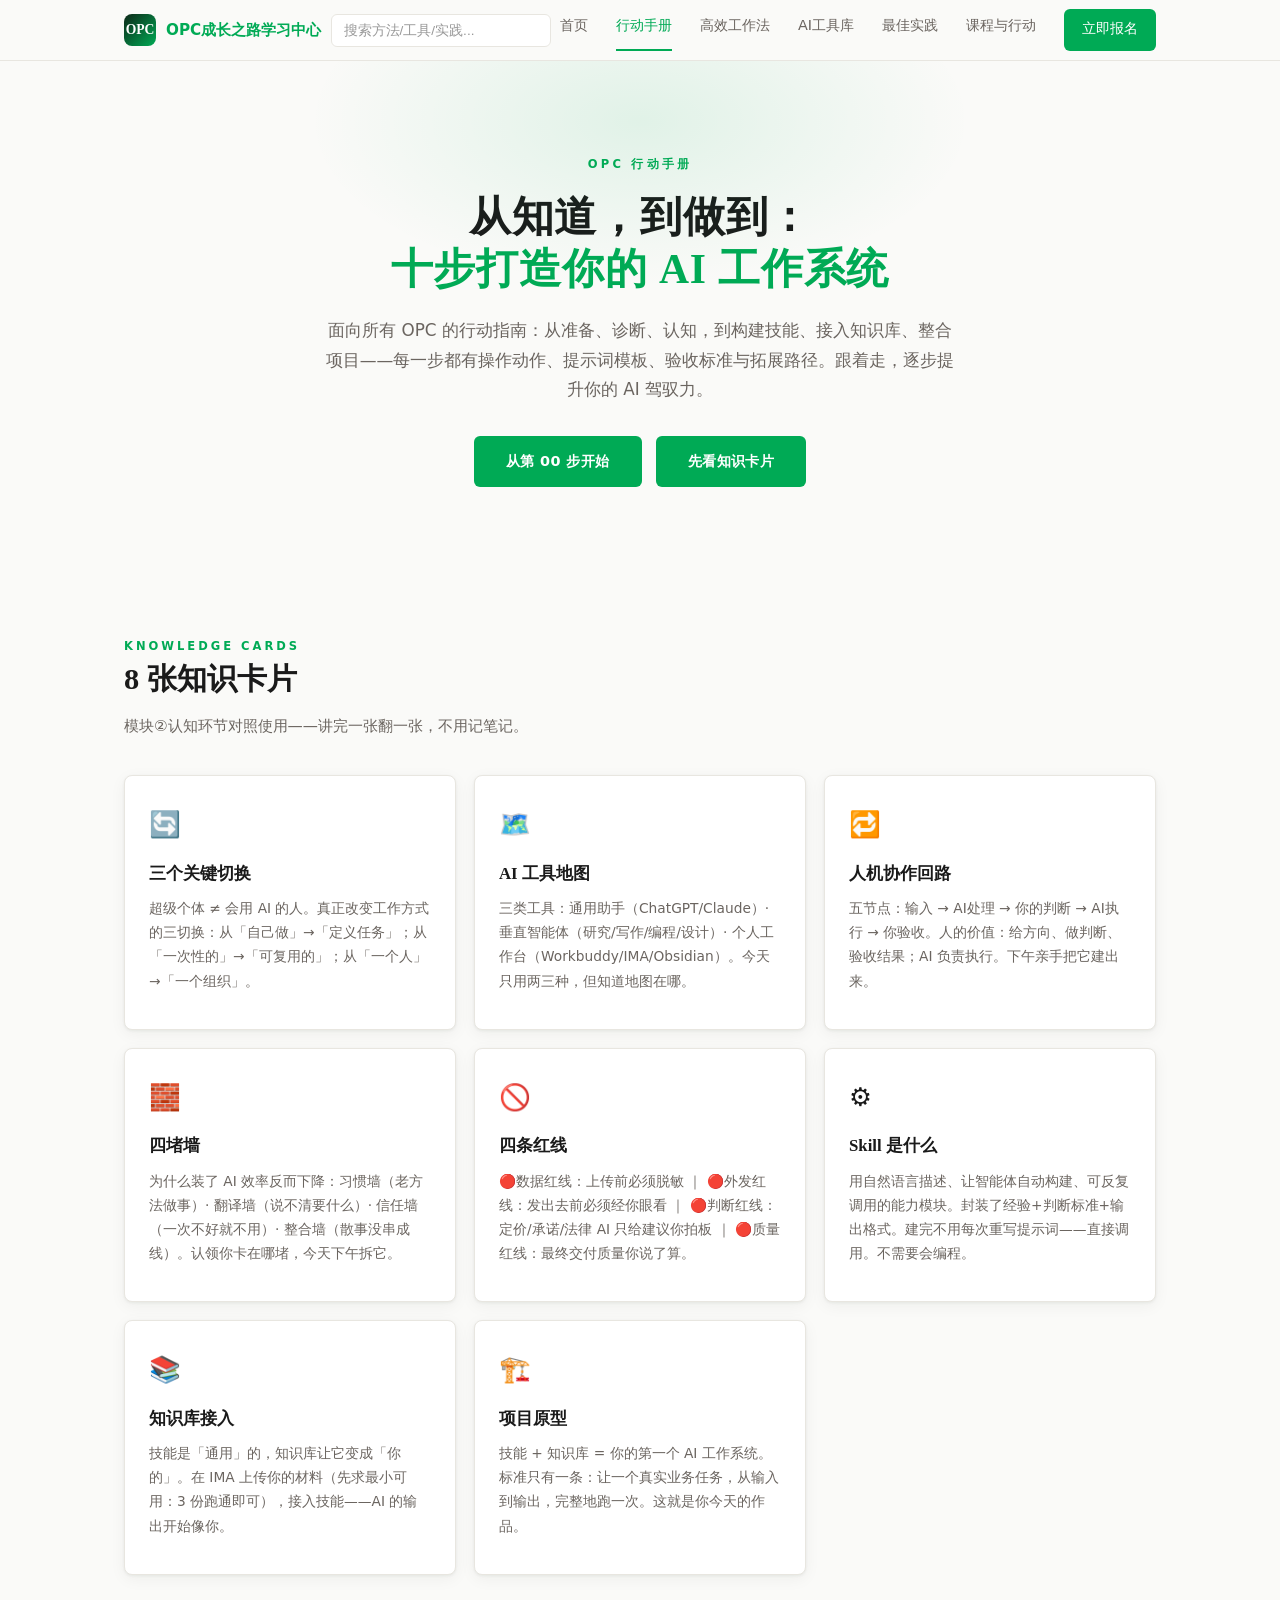
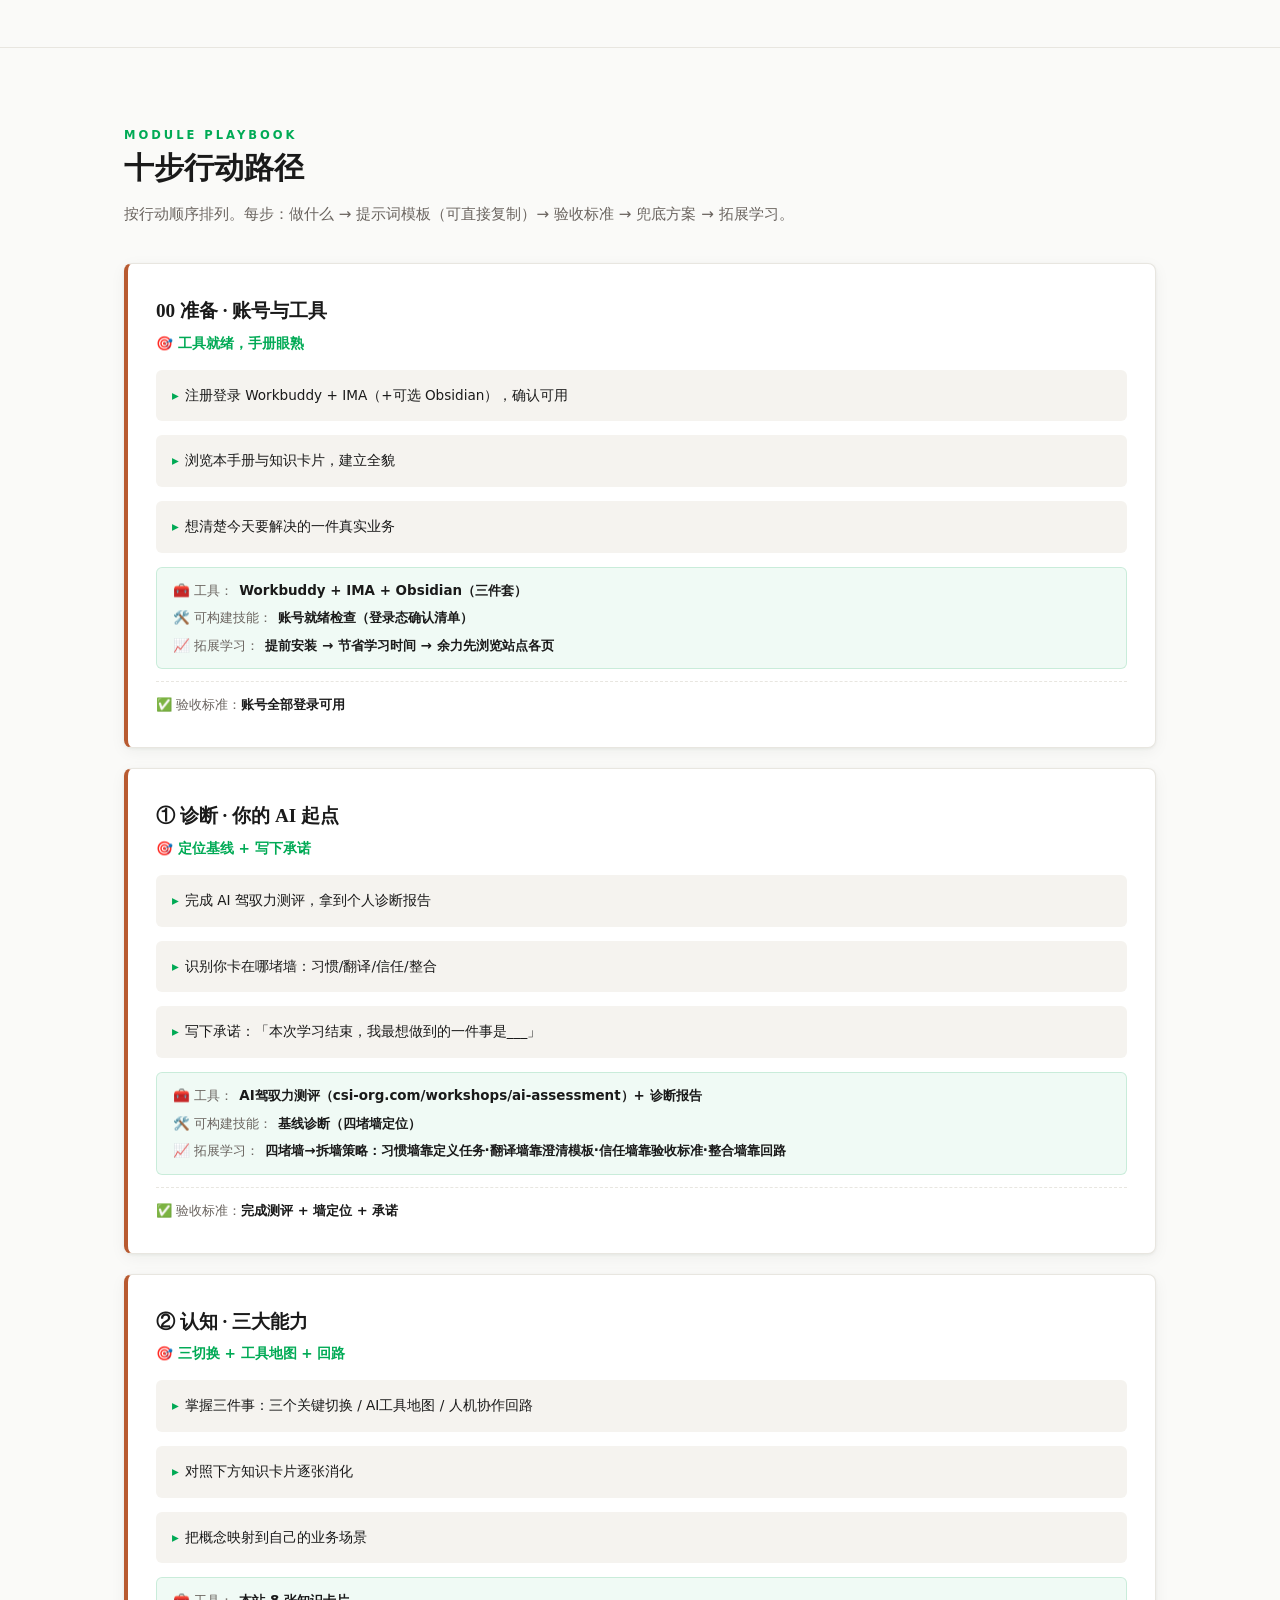
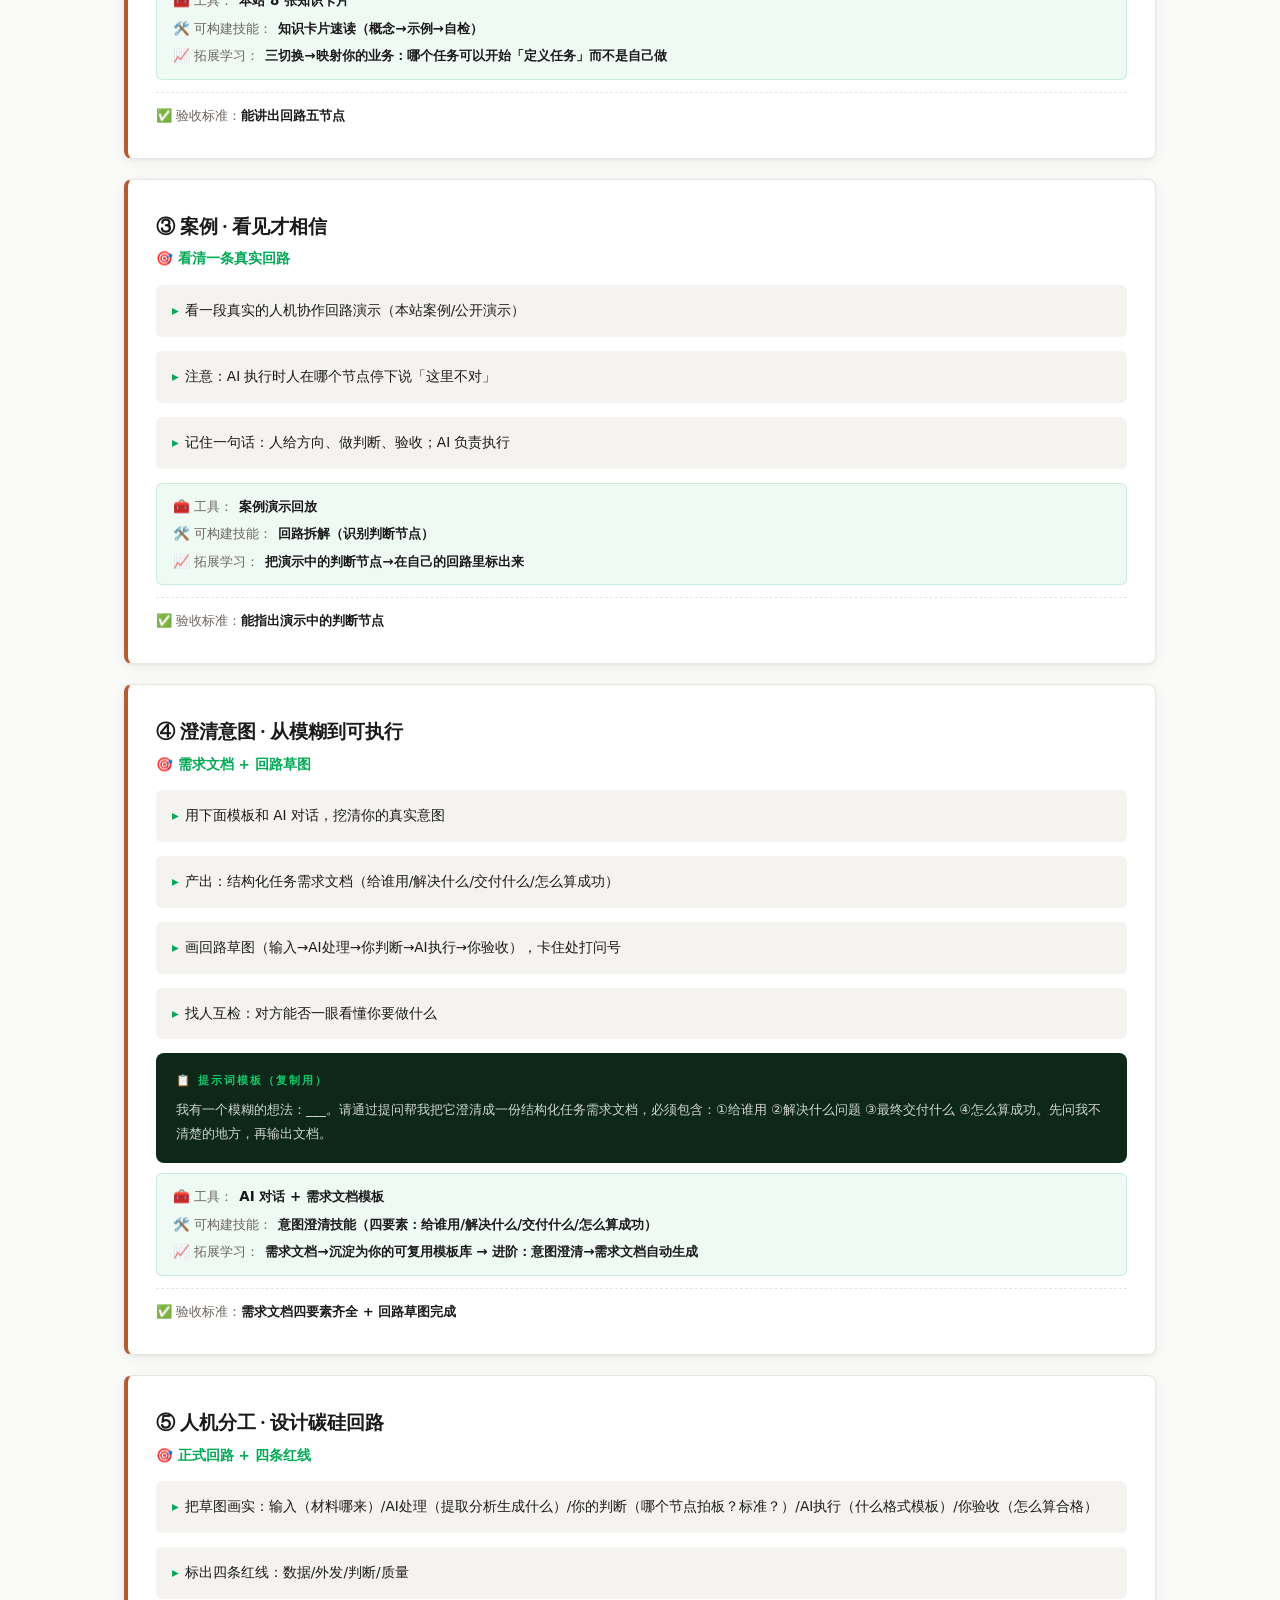
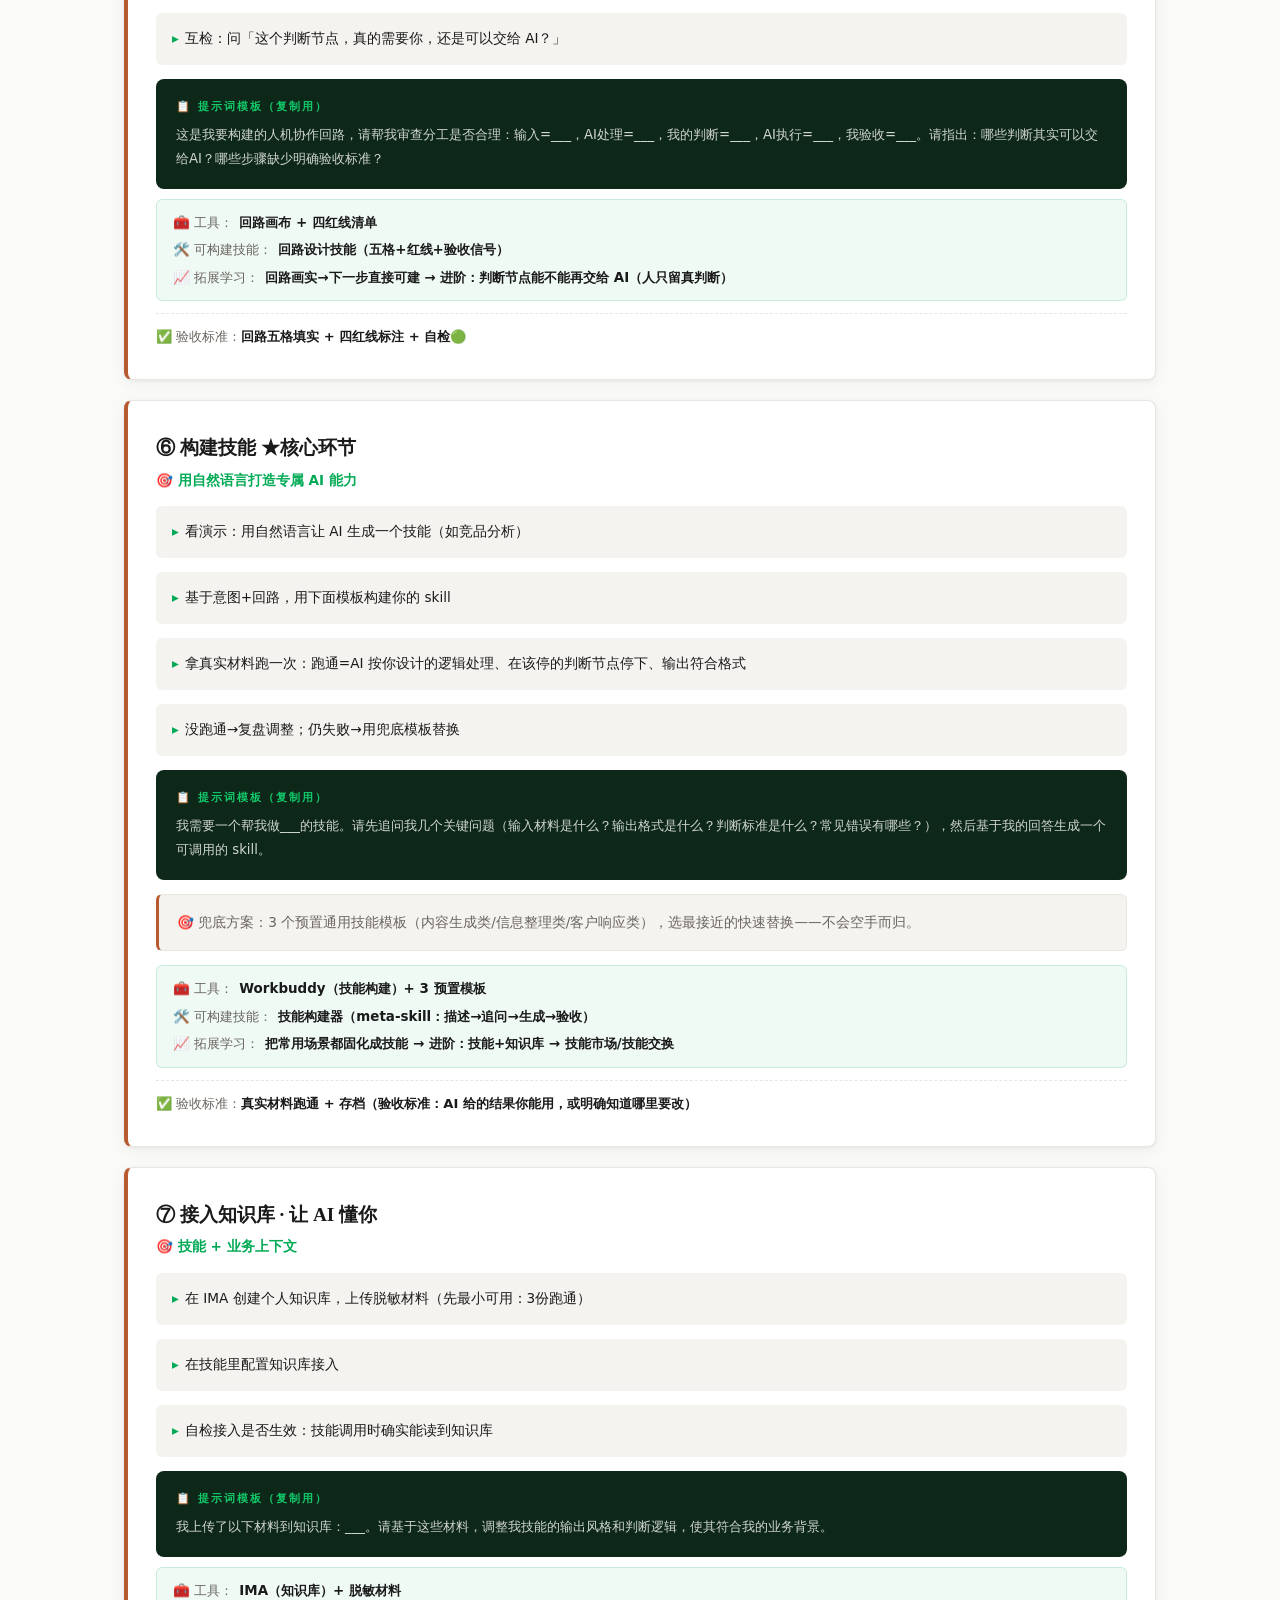
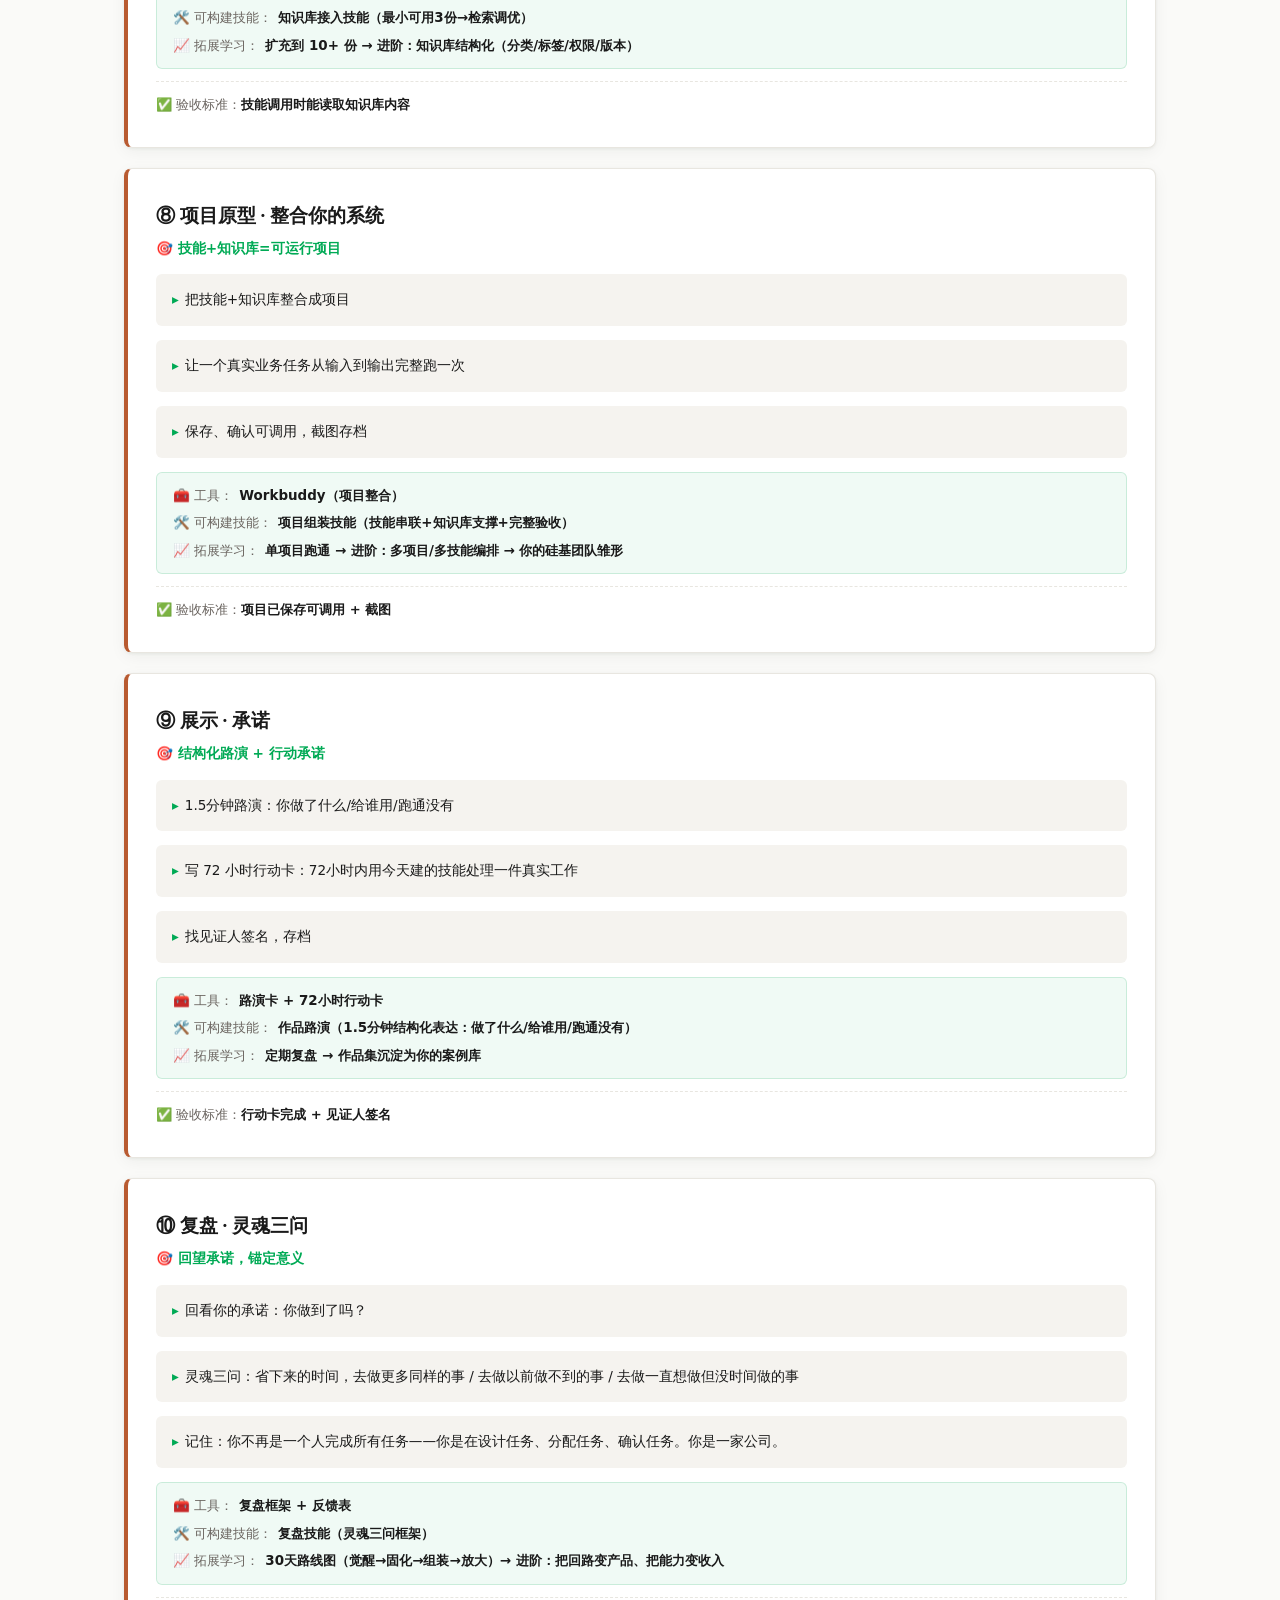
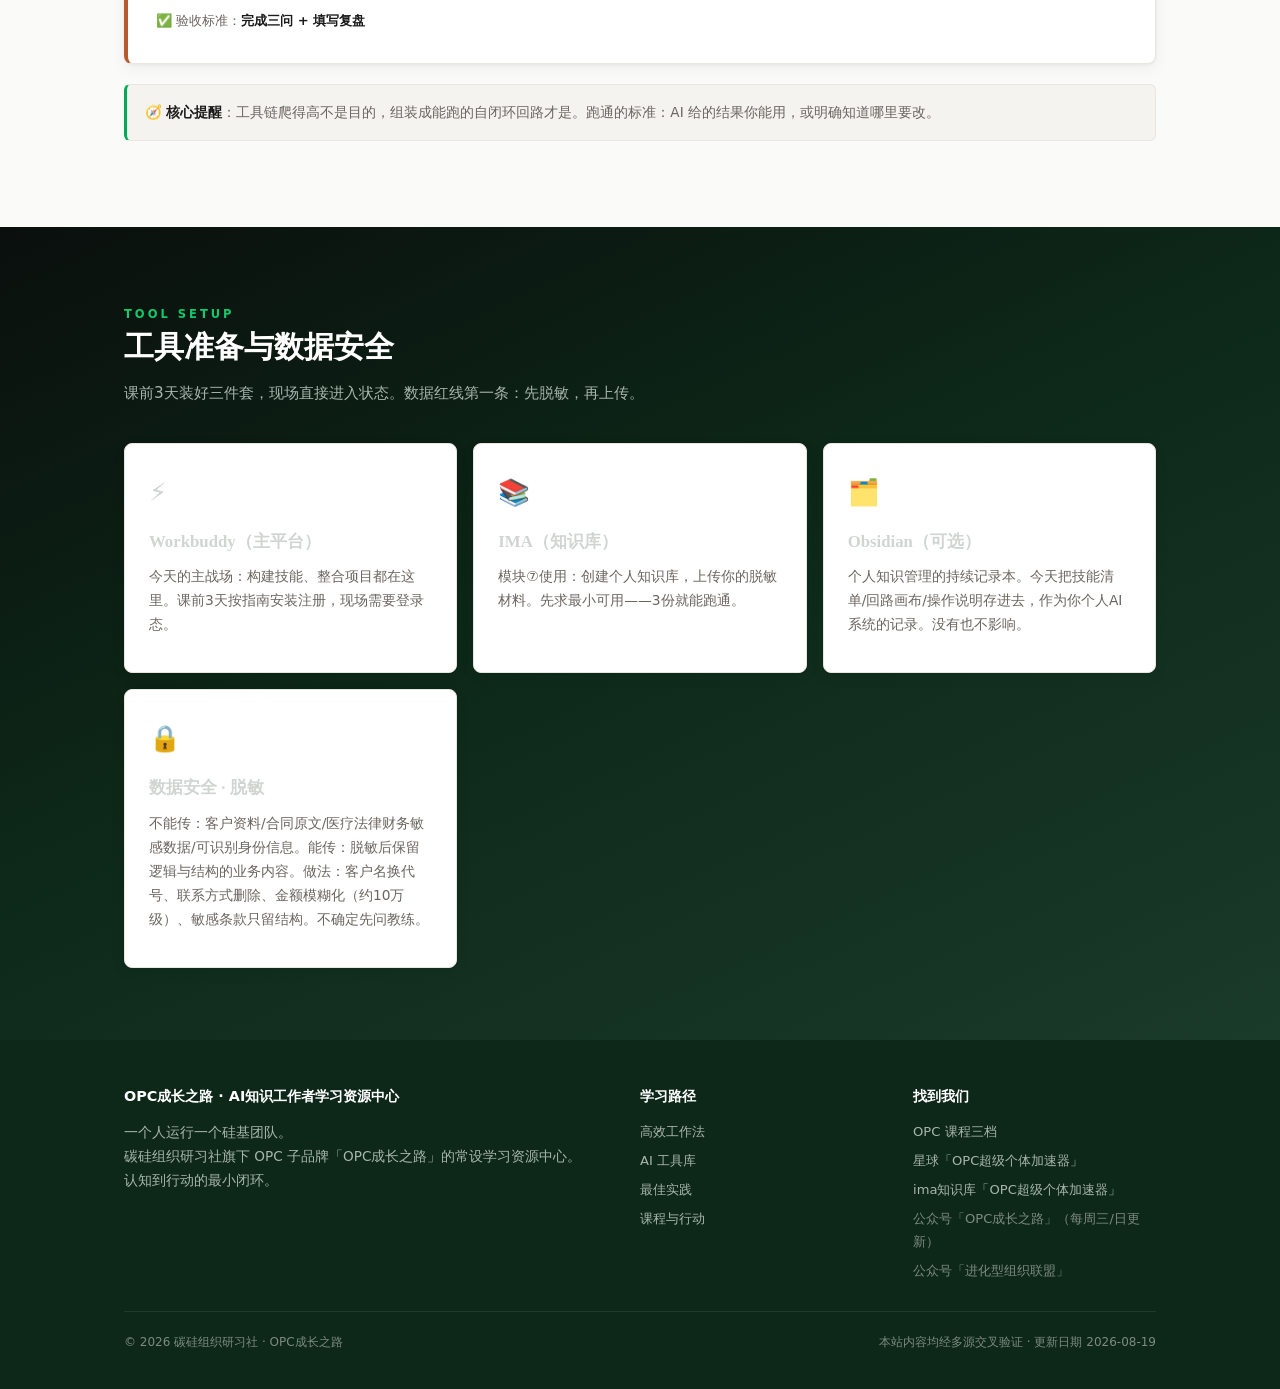
<file: playbook.html>
<!DOCTYPE html>
<html lang="zh-CN">
<head>
<meta charset="UTF-8">
<meta name="viewport" content="width=device-width, initial-scale=1.0">
<title>OPC行动手册 · OPC成长之路 · AI知识工作者学习资源中心</title>
<meta name="description" content="AI 知识工作者一站式学习资源中心：高效工作法、AI 工具库、最佳实践、OPC 课程。一个人运行一个硅基团队。">
<link rel="stylesheet" href="css/style.css">

</head>
<body>
<nav class="nav">
  <div class="container nav-inner">
    <a class="brand" href="index.html"><span class="logo">OPC</span><span>OPC成长之路学习中心</span></a>
    <div class="search-wrap"><input id="site-search" class="site-search" type="search" placeholder="搜索方法/工具/实践..." aria-label="站内搜索"></div>
    <button class="nav-menu-toggle" aria-label="菜单" onclick="document.querySelector('.nav-links').classList.toggle('mobile-open')">☰ 菜单</button>
    <div class="nav-links"><a href="index.html" class="">首页</a><a href="playbook.html" class="active">行动手册</a><a href="methods.html" class="">高效工作法</a><a href="tools.html" class="">AI工具库</a><a href="practices.html" class="">最佳实践</a><a href="courses.html" class="">课程与行动</a><a class="nav-cta" href="courses.html">立即报名</a></div>
  </div>
</nav>
<header class="hero">
  <div class="container">
    <span class="eyebrow">OPC 行动手册</span>
    <h1>从知道，到做到：<br><em>十步打造你的 AI 工作系统</em></h1>
    <p class="sub">面向所有 OPC 的行动指南：从准备、诊断、认知，到构建技能、接入知识库、整合项目——每一步都有操作动作、提示词模板、验收标准与拓展路径。跟着走，逐步提升你的 AI 驾驭力。</p>
    <div class="hero-btns"><a class="btn " href="#mod-00">从第 00 步开始</a><a class="btn line" href="#concepts">先看知识卡片</a></div>
  </div>
</header>

<section id="concepts">
  <div class="container">
    <div class="sec-head">
      <span class="sec-label">KNOWLEDGE CARDS</span>
      <h2 class="sec-title">8 张知识卡片</h2>
      <p class="sec-desc">模块②认知环节对照使用——讲完一张翻一张，不用记笔记。</p>
    </div>
    <div class="grid"><div class="card"><span class="c-icon">🔄</span><h3>三个关键切换</h3><p>超级个体 ≠ 会用 AI 的人。真正改变工作方式的三切换：从「自己做」→「定义任务」；从「一次性的」→「可复用的」；从「一个人」→「一个组织」。</p></div><div class="card"><span class="c-icon">🗺️</span><h3>AI 工具地图</h3><p>三类工具：通用助手（ChatGPT/Claude）· 垂直智能体（研究/写作/编程/设计）· 个人工作台（Workbuddy/IMA/Obsidian）。今天只用两三种，但知道地图在哪。</p></div><div class="card"><span class="c-icon">🔁</span><h3>人机协作回路</h3><p>五节点：输入 → AI处理 → 你的判断 → AI执行 → 你验收。人的价值：给方向、做判断、验收结果；AI 负责执行。下午亲手把它建出来。</p></div><div class="card"><span class="c-icon">🧱</span><h3>四堵墙</h3><p>为什么装了 AI 效率反而下降：习惯墙（老方法做事）· 翻译墙（说不清要什么）· 信任墙（一次不好就不用）· 整合墙（散事没串成线）。认领你卡在哪堵，今天下午拆它。</p></div><div class="card"><span class="c-icon">🚫</span><h3>四条红线</h3><p>🔴数据红线：上传前必须脱敏 ｜ 🔴外发红线：发出去前必须经你眼看 ｜ 🔴判断红线：定价/承诺/法律 AI 只给建议你拍板 ｜ 🔴质量红线：最终交付质量你说了算。</p></div><div class="card"><span class="c-icon">⚙️</span><h3>Skill 是什么</h3><p>用自然语言描述、让智能体自动构建、可反复调用的能力模块。封装了经验+判断标准+输出格式。建完不用每次重写提示词——直接调用。不需要会编程。</p></div><div class="card"><span class="c-icon">📚</span><h3>知识库接入</h3><p>技能是「通用」的，知识库让它变成「你的」。在 IMA 上传你的材料（先求最小可用：3 份跑通即可），接入技能——AI 的输出开始像你。</p></div><div class="card"><span class="c-icon">🏗️</span><h3>项目原型</h3><p>技能 + 知识库 = 你的第一个 AI 工作系统。标准只有一条：让一个真实业务任务，从输入到输出，完整地跑一次。这就是你今天的作品。</p></div></div>
  </div>
</section>
<section>
  <div class="container">
    <div class="sec-head">
      <span class="sec-label">MODULE PLAYBOOK</span>
      <h2 class="sec-title">十步行动路径</h2>
      <p class="sec-desc">按行动顺序排列。每步：做什么 → 提示词模板（可直接复制）→ 验收标准 → 兜底方案 → 拓展学习。</p>
    </div>
    <div class="method" style="border-left-color:var(--l0);" id="mod-00">
  <h3>00 准备 · 账号与工具</h3>
  <div class="m-tagline">🎯 工具就绪，手册眼熟</div>
  <div class="m-steps" style="grid-template-columns:1fr;"><div class="m-step"><span class="n">▸</span>注册登录 Workbuddy + IMA（+可选 Obsidian），确认可用</div><div class="m-step"><span class="n">▸</span>浏览本手册与知识卡片，建立全貌</div><div class="m-step"><span class="n">▸</span>想清楚今天要解决的一件真实业务</div></div>
  
  
  <div class="m-ske">
    <span>🧰 工具：<b>Workbuddy + IMA + Obsidian（三件套）</b></span>
    <span>🛠️ 可构建技能：<b>账号就绪检查（登录态确认清单）</b></span>
    <span>📈 拓展学习：<b>提前安装 → 节省学习时间 → 余力先浏览站点各页</b></span>
  </div>
  <div class="m-foot"><span>✅ 验收标准：<b>账号全部登录可用</b></span></div>
</div><div class="method" style="border-left-color:var(--l0);" id="mod-①">
  <h3>① 诊断 · 你的 AI 起点</h3>
  <div class="m-tagline">🎯 定位基线 + 写下承诺</div>
  <div class="m-steps" style="grid-template-columns:1fr;"><div class="m-step"><span class="n">▸</span>完成 AI 驾驭力测评，拿到个人诊断报告</div><div class="m-step"><span class="n">▸</span>识别你卡在哪堵墙：习惯/翻译/信任/整合</div><div class="m-step"><span class="n">▸</span>写下承诺：「本次学习结束，我最想做到的一件事是___」</div></div>
  
  
  <div class="m-ske">
    <span>🧰 工具：<b>AI驾驭力测评（csi-org.com/workshops/ai-assessment）+ 诊断报告</b></span>
    <span>🛠️ 可构建技能：<b>基线诊断（四堵墙定位）</b></span>
    <span>📈 拓展学习：<b>四堵墙→拆墙策略：习惯墙靠定义任务·翻译墙靠澄清模板·信任墙靠验收标准·整合墙靠回路</b></span>
  </div>
  <div class="m-foot"><span>✅ 验收标准：<b>完成测评 + 墙定位 + 承诺</b></span></div>
</div><div class="method" style="border-left-color:var(--l0);" id="mod-②">
  <h3>② 认知 · 三大能力</h3>
  <div class="m-tagline">🎯 三切换 + 工具地图 + 回路</div>
  <div class="m-steps" style="grid-template-columns:1fr;"><div class="m-step"><span class="n">▸</span>掌握三件事：三个关键切换 / AI工具地图 / 人机协作回路</div><div class="m-step"><span class="n">▸</span>对照下方知识卡片逐张消化</div><div class="m-step"><span class="n">▸</span>把概念映射到自己的业务场景</div></div>
  
  
  <div class="m-ske">
    <span>🧰 工具：<b>本站 8 张知识卡片</b></span>
    <span>🛠️ 可构建技能：<b>知识卡片速读（概念→示例→自检）</b></span>
    <span>📈 拓展学习：<b>三切换→映射你的业务：哪个任务可以开始「定义任务」而不是自己做</b></span>
  </div>
  <div class="m-foot"><span>✅ 验收标准：<b>能讲出回路五节点</b></span></div>
</div><div class="method" style="border-left-color:var(--l0);" id="mod-③">
  <h3>③ 案例 · 看见才相信</h3>
  <div class="m-tagline">🎯 看清一条真实回路</div>
  <div class="m-steps" style="grid-template-columns:1fr;"><div class="m-step"><span class="n">▸</span>看一段真实的人机协作回路演示（本站案例/公开演示）</div><div class="m-step"><span class="n">▸</span>注意：AI 执行时人在哪个节点停下说「这里不对」</div><div class="m-step"><span class="n">▸</span>记住一句话：人给方向、做判断、验收；AI 负责执行</div></div>
  
  
  <div class="m-ske">
    <span>🧰 工具：<b>案例演示回放</b></span>
    <span>🛠️ 可构建技能：<b>回路拆解（识别判断节点）</b></span>
    <span>📈 拓展学习：<b>把演示中的判断节点→在自己的回路里标出来</b></span>
  </div>
  <div class="m-foot"><span>✅ 验收标准：<b>能指出演示中的判断节点</b></span></div>
</div><div class="method" style="border-left-color:var(--l0);" id="mod-④">
  <h3>④ 澄清意图 · 从模糊到可执行</h3>
  <div class="m-tagline">🎯 需求文档 + 回路草图</div>
  <div class="m-steps" style="grid-template-columns:1fr;"><div class="m-step"><span class="n">▸</span>用下面模板和 AI 对话，挖清你的真实意图</div><div class="m-step"><span class="n">▸</span>产出：结构化任务需求文档（给谁用/解决什么/交付什么/怎么算成功）</div><div class="m-step"><span class="n">▸</span>画回路草图（输入→AI处理→你判断→AI执行→你验收），卡住处打问号</div><div class="m-step"><span class="n">▸</span>找人互检：对方能否一眼看懂你要做什么</div></div>
  <div class="prompt-box"><span class="plabel">📋 提示词模板（复制用）</span>我有一个模糊的想法：___。请通过提问帮我把它澄清成一份结构化任务需求文档，必须包含：①给谁用 ②解决什么问题 ③最终交付什么 ④怎么算成功。先问我不清楚的地方，再输出文档。</div>
  
  <div class="m-ske">
    <span>🧰 工具：<b>AI 对话 + 需求文档模板</b></span>
    <span>🛠️ 可构建技能：<b>意图澄清技能（四要素：给谁用/解决什么/交付什么/怎么算成功）</b></span>
    <span>📈 拓展学习：<b>需求文档→沉淀为你的可复用模板库 → 进阶：意图澄清→需求文档自动生成</b></span>
  </div>
  <div class="m-foot"><span>✅ 验收标准：<b>需求文档四要素齐全 + 回路草图完成</b></span></div>
</div><div class="method" style="border-left-color:var(--l0);" id="mod-⑤">
  <h3>⑤ 人机分工 · 设计碳硅回路</h3>
  <div class="m-tagline">🎯 正式回路 + 四条红线</div>
  <div class="m-steps" style="grid-template-columns:1fr;"><div class="m-step"><span class="n">▸</span>把草图画实：输入（材料哪来）/AI处理（提取分析生成什么）/你的判断（哪个节点拍板？标准？）/AI执行（什么格式模板）/你验收（怎么算合格）</div><div class="m-step"><span class="n">▸</span>标出四条红线：数据/外发/判断/质量</div><div class="m-step"><span class="n">▸</span>互检：问「这个判断节点，真的需要你，还是可以交给 AI？」</div></div>
  <div class="prompt-box"><span class="plabel">📋 提示词模板（复制用）</span>这是我要构建的人机协作回路，请帮我审查分工是否合理：输入=___，AI处理=___，我的判断=___，AI执行=___，我验收=___。请指出：哪些判断其实可以交给AI？哪些步骤缺少明确验收标准？</div>
  
  <div class="m-ske">
    <span>🧰 工具：<b>回路画布 + 四红线清单</b></span>
    <span>🛠️ 可构建技能：<b>回路设计技能（五格+红线+验收信号）</b></span>
    <span>📈 拓展学习：<b>回路画实→下一步直接可建 → 进阶：判断节点能不能再交给 AI（人只留真判断）</b></span>
  </div>
  <div class="m-foot"><span>✅ 验收标准：<b>回路五格填实 + 四红线标注 + 自检🟢</b></span></div>
</div><div class="method" style="border-left-color:var(--l0);" id="mod-⑥">
  <h3>⑥ 构建技能 ★核心环节</h3>
  <div class="m-tagline">🎯 用自然语言打造专属 AI 能力</div>
  <div class="m-steps" style="grid-template-columns:1fr;"><div class="m-step"><span class="n">▸</span>看演示：用自然语言让 AI 生成一个技能（如竞品分析）</div><div class="m-step"><span class="n">▸</span>基于意图+回路，用下面模板构建你的 skill</div><div class="m-step"><span class="n">▸</span>拿真实材料跑一次：跑通=AI 按你设计的逻辑处理、在该停的判断节点停下、输出符合格式</div><div class="m-step"><span class="n">▸</span>没跑通→复盘调整；仍失败→用兜底模板替换</div></div>
  <div class="prompt-box"><span class="plabel">📋 提示词模板（复制用）</span>我需要一个帮我做___的技能。请先追问我几个关键问题（输入材料是什么？输出格式是什么？判断标准是什么？常见错误有哪些？），然后基于我的回答生成一个可调用的 skill。</div>
  <div class="note-box" style="border-left-color:#b85a30;">🎯 兜底方案：3 个预置通用技能模板（内容生成类/信息整理类/客户响应类），选最接近的快速替换——不会空手而归。</div>
  <div class="m-ske">
    <span>🧰 工具：<b>Workbuddy（技能构建）+ 3 预置模板</b></span>
    <span>🛠️ 可构建技能：<b>技能构建器（meta-skill：描述→追问→生成→验收）</b></span>
    <span>📈 拓展学习：<b>把常用场景都固化成技能 → 进阶：技能+知识库 → 技能市场/技能交换</b></span>
  </div>
  <div class="m-foot"><span>✅ 验收标准：<b>真实材料跑通 + 存档（验收标准：AI 给的结果你能用，或明确知道哪里要改）</b></span></div>
</div><div class="method" style="border-left-color:var(--l0);" id="mod-⑦">
  <h3>⑦ 接入知识库 · 让 AI 懂你</h3>
  <div class="m-tagline">🎯 技能 + 业务上下文</div>
  <div class="m-steps" style="grid-template-columns:1fr;"><div class="m-step"><span class="n">▸</span>在 IMA 创建个人知识库，上传脱敏材料（先最小可用：3份跑通）</div><div class="m-step"><span class="n">▸</span>在技能里配置知识库接入</div><div class="m-step"><span class="n">▸</span>自检接入是否生效：技能调用时确实能读到知识库</div></div>
  <div class="prompt-box"><span class="plabel">📋 提示词模板（复制用）</span>我上传了以下材料到知识库：___。请基于这些材料，调整我技能的输出风格和判断逻辑，使其符合我的业务背景。</div>
  
  <div class="m-ske">
    <span>🧰 工具：<b>IMA（知识库）+ 脱敏材料</b></span>
    <span>🛠️ 可构建技能：<b>知识库接入技能（最小可用3份→检索调优）</b></span>
    <span>📈 拓展学习：<b>扩充到 10+ 份 → 进阶：知识库结构化（分类/标签/权限/版本）</b></span>
  </div>
  <div class="m-foot"><span>✅ 验收标准：<b>技能调用时能读取知识库内容</b></span></div>
</div><div class="method" style="border-left-color:var(--l0);" id="mod-⑧">
  <h3>⑧ 项目原型 · 整合你的系统</h3>
  <div class="m-tagline">🎯 技能+知识库=可运行项目</div>
  <div class="m-steps" style="grid-template-columns:1fr;"><div class="m-step"><span class="n">▸</span>把技能+知识库整合成项目</div><div class="m-step"><span class="n">▸</span>让一个真实业务任务从输入到输出完整跑一次</div><div class="m-step"><span class="n">▸</span>保存、确认可调用，截图存档</div></div>
  
  
  <div class="m-ske">
    <span>🧰 工具：<b>Workbuddy（项目整合）</b></span>
    <span>🛠️ 可构建技能：<b>项目组装技能（技能串联+知识库支撑+完整验收）</b></span>
    <span>📈 拓展学习：<b>单项目跑通 → 进阶：多项目/多技能编排 → 你的硅基团队雏形</b></span>
  </div>
  <div class="m-foot"><span>✅ 验收标准：<b>项目已保存可调用 + 截图</b></span></div>
</div><div class="method" style="border-left-color:var(--l0);" id="mod-⑨">
  <h3>⑨ 展示 · 承诺</h3>
  <div class="m-tagline">🎯 结构化路演 + 行动承诺</div>
  <div class="m-steps" style="grid-template-columns:1fr;"><div class="m-step"><span class="n">▸</span>1.5分钟路演：你做了什么/给谁用/跑通没有</div><div class="m-step"><span class="n">▸</span>写 72 小时行动卡：72小时内用今天建的技能处理一件真实工作</div><div class="m-step"><span class="n">▸</span>找见证人签名，存档</div></div>
  
  
  <div class="m-ske">
    <span>🧰 工具：<b>路演卡 + 72小时行动卡</b></span>
    <span>🛠️ 可构建技能：<b>作品路演（1.5分钟结构化表达：做了什么/给谁用/跑通没有）</b></span>
    <span>📈 拓展学习：<b>定期复盘 → 作品集沉淀为你的案例库</b></span>
  </div>
  <div class="m-foot"><span>✅ 验收标准：<b>行动卡完成 + 见证人签名</b></span></div>
</div><div class="method" style="border-left-color:var(--l0);" id="mod-⑩">
  <h3>⑩ 复盘 · 灵魂三问</h3>
  <div class="m-tagline">🎯 回望承诺，锚定意义</div>
  <div class="m-steps" style="grid-template-columns:1fr;"><div class="m-step"><span class="n">▸</span>回看你的承诺：你做到了吗？</div><div class="m-step"><span class="n">▸</span>灵魂三问：省下来的时间，去做更多同样的事 / 去做以前做不到的事 / 去做一直想做但没时间做的事</div><div class="m-step"><span class="n">▸</span>记住：你不再是一个人完成所有任务——你是在设计任务、分配任务、确认任务。你是一家公司。</div></div>
  
  
  <div class="m-ske">
    <span>🧰 工具：<b>复盘框架 + 反馈表</b></span>
    <span>🛠️ 可构建技能：<b>复盘技能（灵魂三问框架）</b></span>
    <span>📈 拓展学习：<b>30天路线图（觉醒→固化→组装→放大）→ 进阶：把回路变产品、把能力变收入</b></span>
  </div>
  <div class="m-foot"><span>✅ 验收标准：<b>完成三问 + 填写复盘</b></span></div>
</div>
    <div class="note-box">🧭 <b>核心提醒</b>：工具链爬得高不是目的，组装成能跑的自闭环回路才是。跑通的标准：AI 给的结果你能用，或明确知道哪里要改。</div>
  </div>
</section>
<section class="dark-section">
  <div class="container">
    <div class="sec-head">
      <span class="sec-label">TOOL SETUP</span>
      <h2 class="sec-title">工具准备与数据安全</h2>
      <p class="sec-desc">课前3天装好三件套，现场直接进入状态。数据红线第一条：先脱敏，再上传。</p>
    </div>
    <div class="dark-cards"><div class="card"><span class="c-icon">⚡</span><h3>Workbuddy（主平台）</h3><p>今天的主战场：构建技能、整合项目都在这里。课前3天按指南安装注册，现场需要登录态。</p></div><div class="card"><span class="c-icon">📚</span><h3>IMA（知识库）</h3><p>模块⑦使用：创建个人知识库，上传你的脱敏材料。先求最小可用——3份就能跑通。</p></div><div class="card"><span class="c-icon">🗂️</span><h3>Obsidian（可选）</h3><p>个人知识管理的持续记录本。今天把技能清单/回路画布/操作说明存进去，作为你个人AI系统的记录。没有也不影响。</p></div><div class="card"><span class="c-icon">🔒</span><h3>数据安全 · 脱敏</h3><p>不能传：客户资料/合同原文/医疗法律财务敏感数据/可识别身份信息。能传：脱敏后保留逻辑与结构的业务内容。做法：客户名换代号、联系方式删除、金额模糊化（约10万级）、敏感条款只留结构。不确定先问教练。</p></div></div>
  </div>
</section>
<footer>
  <div class="container">
    <div class="footer-grid">
      <div>
        <h4>OPC成长之路 · AI知识工作者学习资源中心</h4>
        <p style="color:#a8b5ac;font-size:0.85rem;">一个人运行一个硅基团队。<br>碳硅组织研习社旗下 OPC 子品牌「OPC成长之路」的常设学习资源中心。<br>认知到行动的最小闭环。</p>
      </div>
      <div>
        <h4>学习路径</h4>
        <a href="methods.html">高效工作法</a>
        <a href="tools.html">AI 工具库</a>
        <a href="practices.html">最佳实践</a>
        <a href="courses.html">课程与行动</a>
      </div>
      <div>
        <h4>找到我们</h4>
        <a href="courses.html">OPC 课程三档</a>
        <a href="https://wx.zsxq.com/group/51114224124124" target="_blank" rel="noopener">星球「OPC超级个体加速器」</a>
        <a href="https://ima.qq.com/wiki/?shareId=a9c0e648243d798ad16ae1ac835ee0aa9ef40127e9e098336bb33b0cfa2aff3c" target="_blank" rel="noopener">ima知识库「OPC超级个体加速器」</a>
        <span style="display:block;color:#7d8a81;margin-bottom:6px;">公众号「OPC成长之路」（每周三/日更新）</span>
        <span style="display:block;color:#7d8a81;">公众号「进化型组织联盟」</span>
      </div>
    </div>
    <div class="footer-bottom">
      <span>© 2026 碳硅组织研习社 · OPC成长之路</span>
      <span>本站内容均经多源交叉验证 · 更新日期 2026-08-19</span>
    </div>
  </div>
</footer>
<script src="js/search.js"></script>
</body>
</html>
</file>
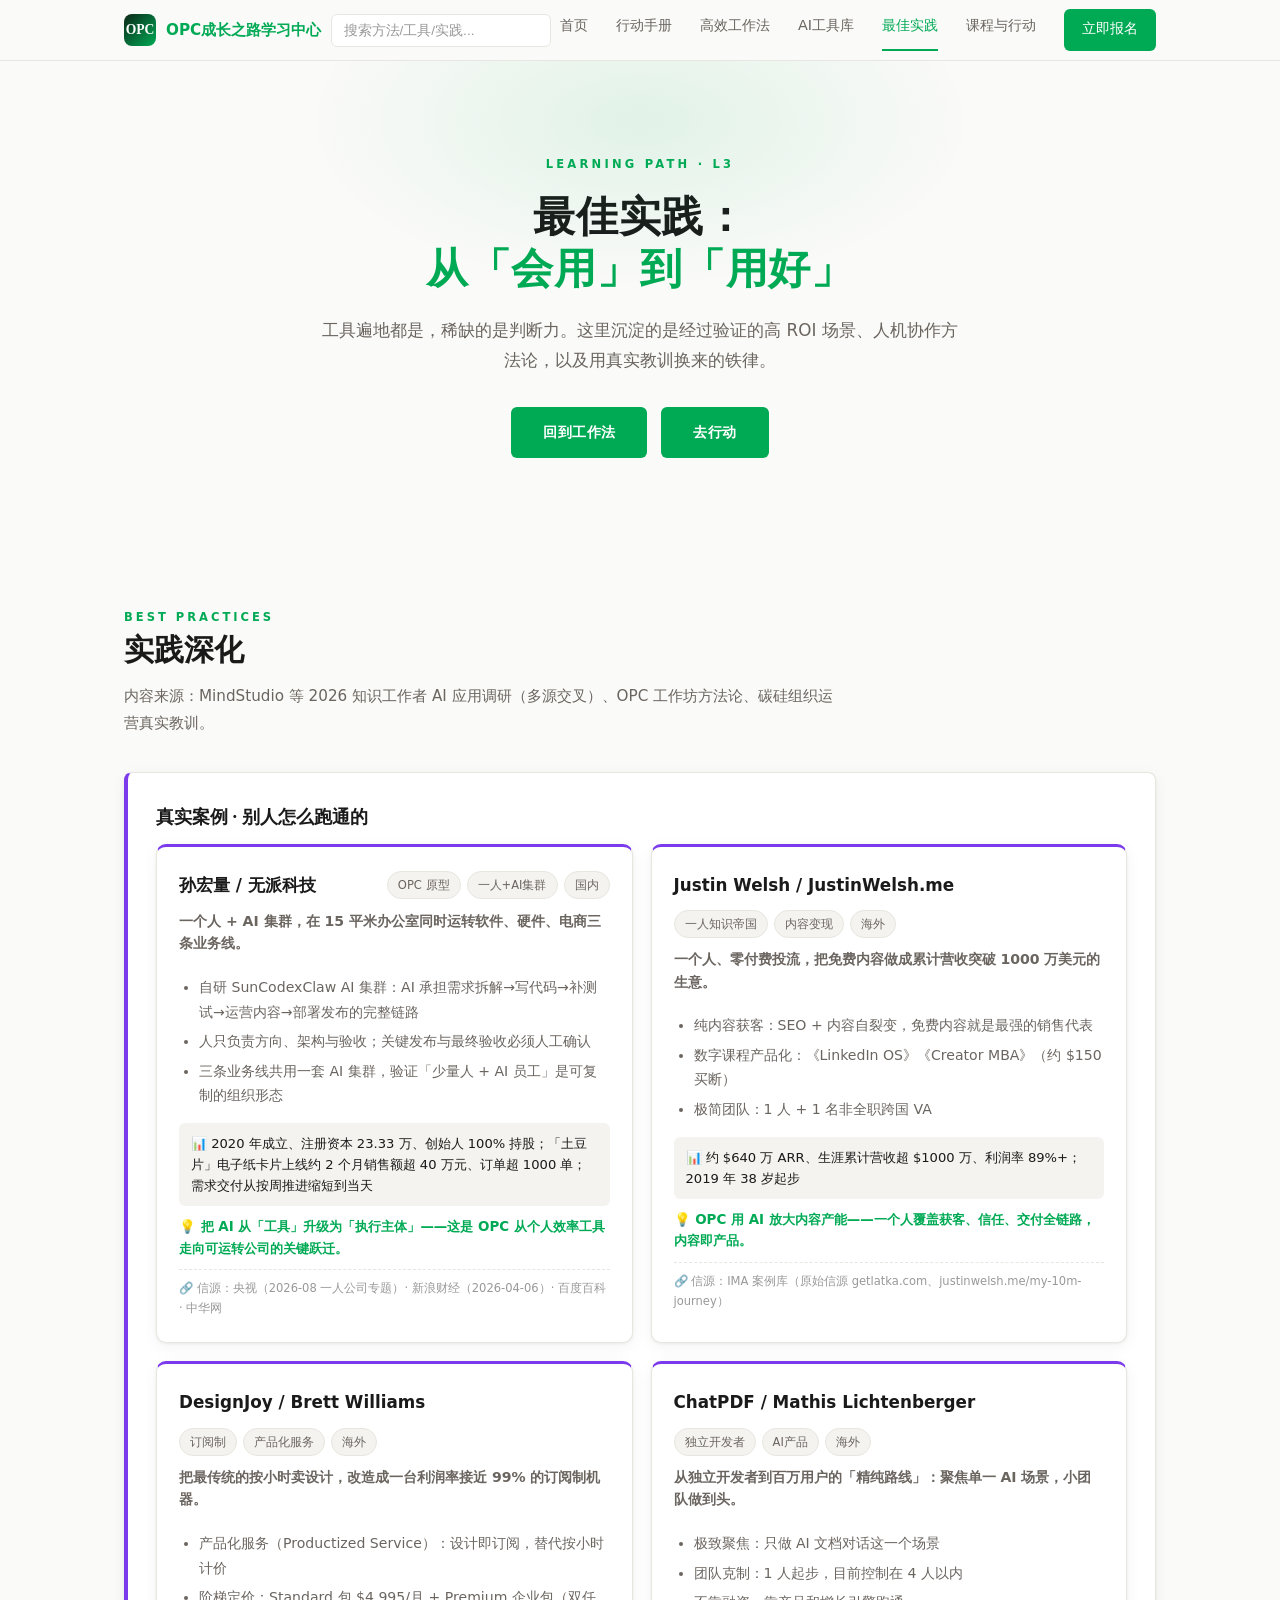
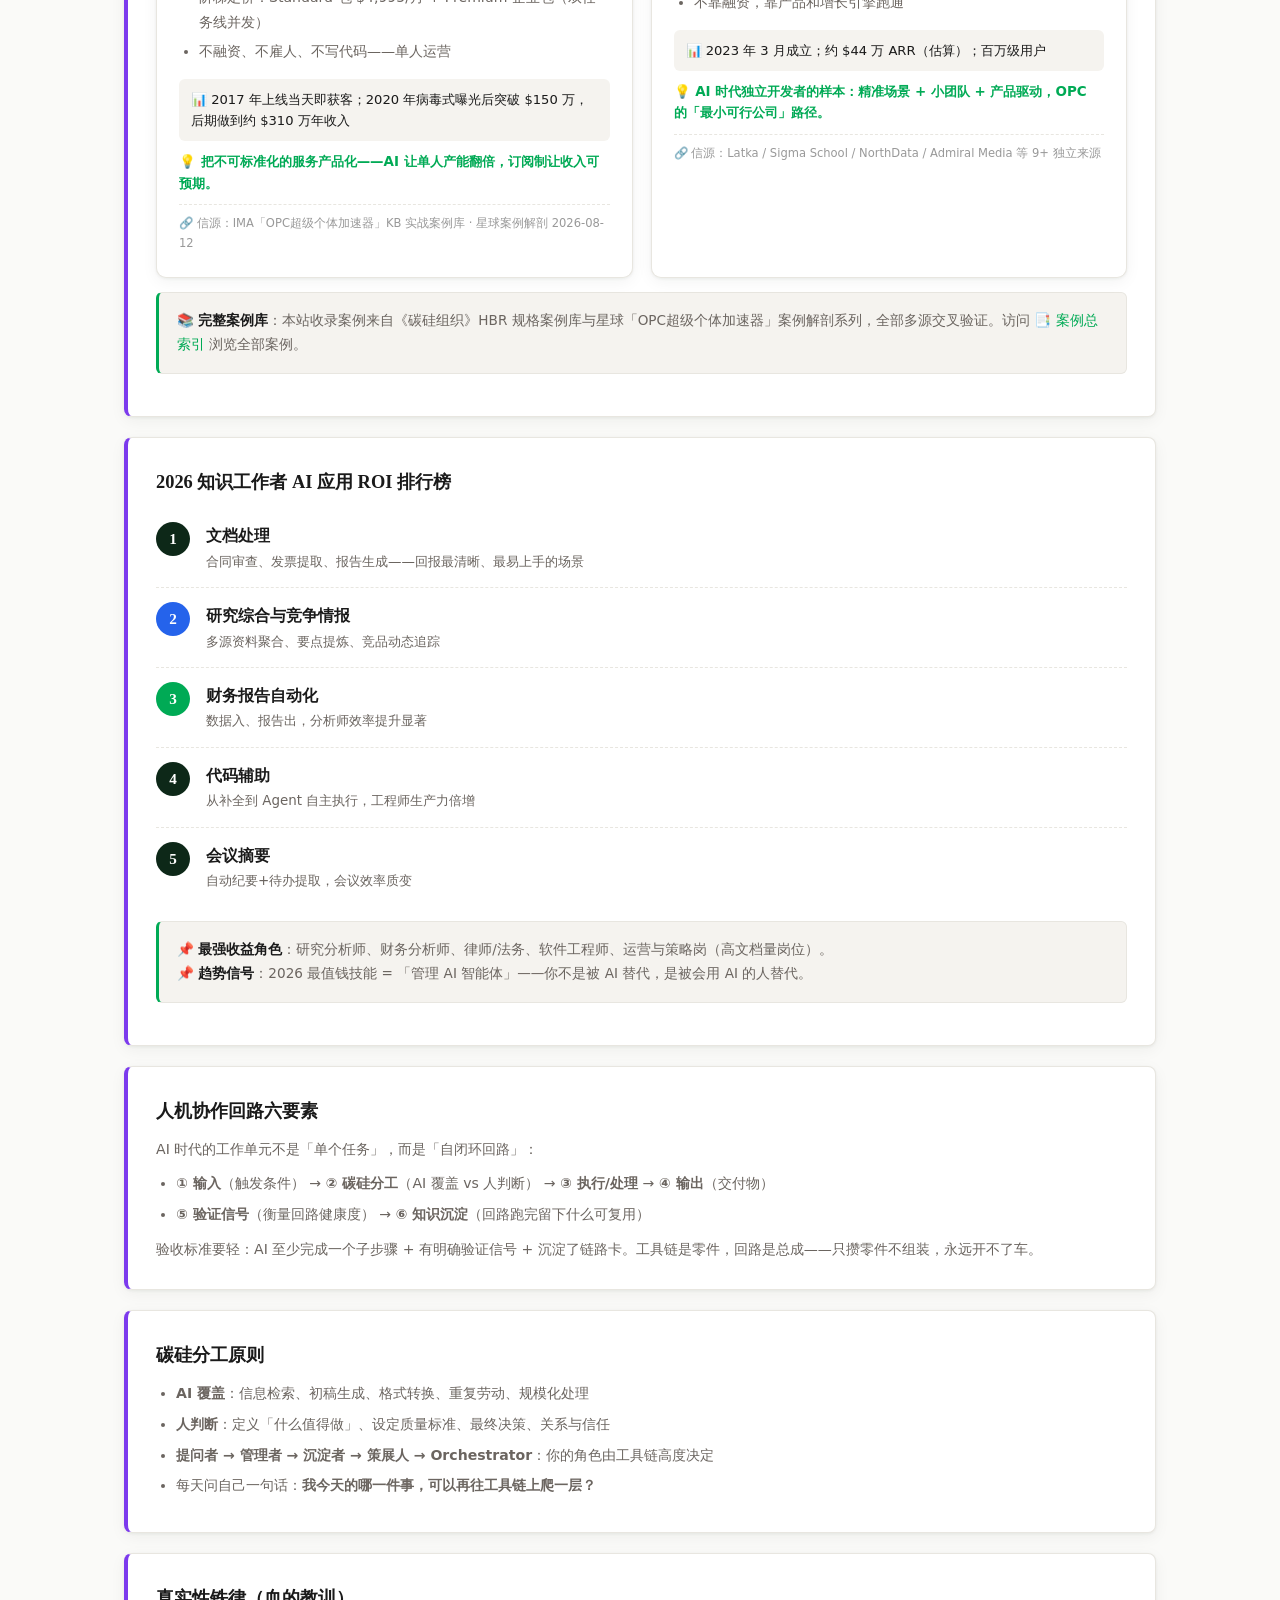
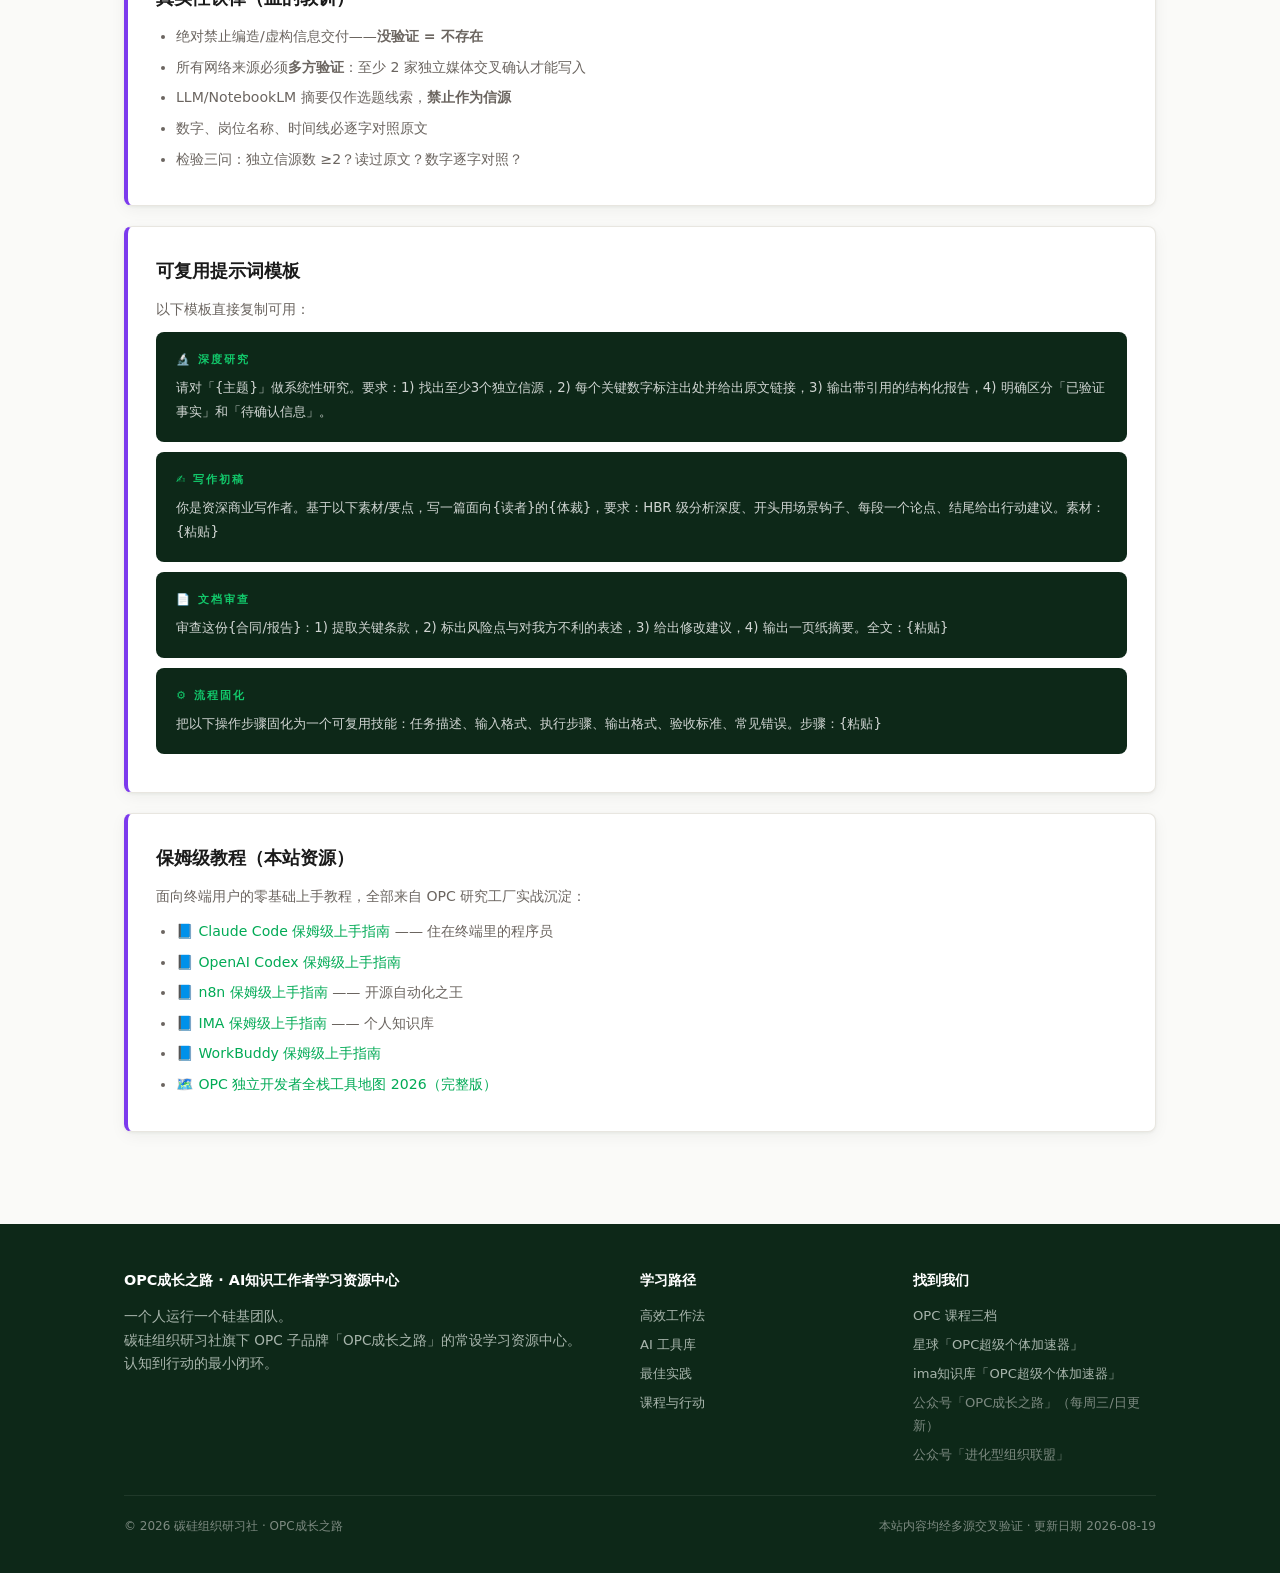
<file: practices.html>
<!DOCTYPE html>
<html lang="zh-CN">
<head>
<meta charset="UTF-8">
<meta name="viewport" content="width=device-width, initial-scale=1.0">
<title>最佳实践 · OPC成长之路 · AI知识工作者学习资源中心</title>
<meta name="description" content="AI 知识工作者一站式学习资源中心：高效工作法、AI 工具库、最佳实践、OPC 课程。一个人运行一个硅基团队。">
<link rel="stylesheet" href="css/style.css">

</head>
<body>
<nav class="nav">
  <div class="container nav-inner">
    <a class="brand" href="index.html"><span class="logo">OPC</span><span>OPC成长之路学习中心</span></a>
    <div class="search-wrap"><input id="site-search" class="site-search" type="search" placeholder="搜索方法/工具/实践..." aria-label="站内搜索"></div>
    <button class="nav-menu-toggle" aria-label="菜单" onclick="document.querySelector('.nav-links').classList.toggle('mobile-open')">☰ 菜单</button>
    <div class="nav-links"><a href="index.html" class="">首页</a><a href="playbook.html" class="">行动手册</a><a href="methods.html" class="">高效工作法</a><a href="tools.html" class="">AI工具库</a><a href="practices.html" class="active">最佳实践</a><a href="courses.html" class="">课程与行动</a><a class="nav-cta" href="courses.html">立即报名</a></div>
  </div>
</nav>
<header class="hero">
  <div class="container">
    <span class="eyebrow">LEARNING PATH · L3</span>
    <h1>最佳实践：<br><em>从「会用」到「用好」</em></h1>
    <p class="sub">工具遍地都是，稀缺的是判断力。这里沉淀的是经过验证的高 ROI 场景、人机协作方法论，以及用真实教训换来的铁律。</p>
    <div class="hero-btns"><a class="btn " href="methods.html">回到工作法</a><a class="btn line" href="courses.html">去行动</a></div>
  </div>
</header>

<section>
  <div class="container">
    <div class="sec-head">
      <span class="sec-label">BEST PRACTICES</span>
      <h2 class="sec-title">实践深化</h2>
      <p class="sec-desc">内容来源：MindStudio 等 2026 知识工作者 AI 应用调研（多源交叉）、OPC 工作坊方法论、碳硅组织运营真实教训。</p>
    </div>
    <div class="practice"><h3>真实案例 · 别人怎么跑通的</h3><div class="case-grid"><div class="case-card">
  <div class="case-top"><h4>孙宏量 / 无派科技</h4><div class="case-tags"><span class="tag">OPC 原型</span><span class="tag">一人+AI集群</span><span class="tag">国内</span></div></div>
  <p class="case-one">一个人 + AI 集群，在 15 平米办公室同时运转软件、硬件、电商三条业务线。</p>
  <ul class="case-how"><li>自研 SunCodexClaw AI 集群：AI 承担需求拆解→写代码→补测试→运营内容→部署发布的完整链路</li><li>人只负责方向、架构与验收；关键发布与最终验收必须人工确认</li><li>三条业务线共用一套 AI 集群，验证「少量人 + AI 员工」是可复制的组织形态</li></ul>
  <div class="case-data">📊 2020 年成立、注册资本 23.33 万、创始人 100% 持股；「土豆片」电子纸卡片上线约 2 个月销售额超 40 万元、订单超 1000 单；需求交付从按周推进缩短到当天</div>
  <div class="case-take">💡 把 AI 从「工具」升级为「执行主体」——这是 OPC 从个人效率工具走向可运转公司的关键跃迁。</div>
  <div class="case-src">🔗 信源：央视（2026-08 一人公司专题）· 新浪财经（2026-04-06）· 百度百科 · 中华网</div>
</div><div class="case-card">
  <div class="case-top"><h4>Justin Welsh / JustinWelsh.me</h4><div class="case-tags"><span class="tag">一人知识帝国</span><span class="tag">内容变现</span><span class="tag">海外</span></div></div>
  <p class="case-one">一个人、零付费投流，把免费内容做成累计营收突破 1000 万美元的生意。</p>
  <ul class="case-how"><li>纯内容获客：SEO + 内容自裂变，免费内容就是最强的销售代表</li><li>数字课程产品化：《LinkedIn OS》《Creator MBA》（约 $150 买断）</li><li>极简团队：1 人 + 1 名非全职跨国 VA</li></ul>
  <div class="case-data">📊 约 $640 万 ARR、生涯累计营收超 $1000 万、利润率 89%+；2019 年 38 岁起步</div>
  <div class="case-take">💡 OPC 用 AI 放大内容产能——一个人覆盖获客、信任、交付全链路，内容即产品。</div>
  <div class="case-src">🔗 信源：IMA 案例库（原始信源 getlatka.com、justinwelsh.me/my-10m-journey）</div>
</div><div class="case-card">
  <div class="case-top"><h4>DesignJoy / Brett Williams</h4><div class="case-tags"><span class="tag">订阅制</span><span class="tag">产品化服务</span><span class="tag">海外</span></div></div>
  <p class="case-one">把最传统的按小时卖设计，改造成一台利润率接近 99% 的订阅制机器。</p>
  <ul class="case-how"><li>产品化服务（Productized Service）：设计即订阅，替代按小时计价</li><li>阶梯定价：Standard 包 $4,995/月 + Premium 企业包（双任务线并发）</li><li>不融资、不雇人、不写代码——单人运营</li></ul>
  <div class="case-data">📊 2017 年上线当天即获客；2020 年病毒式曝光后突破 $150 万，后期做到约 $310 万年收入</div>
  <div class="case-take">💡 把不可标准化的服务产品化——AI 让单人产能翻倍，订阅制让收入可预期。</div>
  <div class="case-src">🔗 信源：IMA「OPC超级个体加速器」KB 实战案例库 · 星球案例解剖 2026-08-12</div>
</div><div class="case-card">
  <div class="case-top"><h4>ChatPDF / Mathis Lichtenberger</h4><div class="case-tags"><span class="tag">独立开发者</span><span class="tag">AI产品</span><span class="tag">海外</span></div></div>
  <p class="case-one">从独立开发者到百万用户的「精纯路线」：聚焦单一 AI 场景，小团队做到头。</p>
  <ul class="case-how"><li>极致聚焦：只做 AI 文档对话这一个场景</li><li>团队克制：1 人起步，目前控制在 4 人以内</li><li>不靠融资，靠产品和增长引擎跑通</li></ul>
  <div class="case-data">📊 2023 年 3 月成立；约 $44 万 ARR（估算）；百万级用户</div>
  <div class="case-take">💡 AI 时代独立开发者的样本：精准场景 + 小团队 + 产品驱动，OPC 的「最小可行公司」路径。</div>
  <div class="case-src">🔗 信源：Latka / Sigma School / NorthData / Admiral Media 等 9+ 独立来源</div>
</div></div>
<div class="note-box">📚 <b>完整案例库</b>：本站收录案例来自《碳硅组织》HBR 规格案例库与星球「OPC超级个体加速器」案例解剖系列，全部多源交叉验证。访问 <a href="resources/cases/案例总索引.md">📑 案例总索引</a> 浏览全部案例。</div></div><div class="practice"><h3>2026 知识工作者 AI 应用 ROI 排行榜</h3>
<div class="rank-list">
  <div class="rank-item"><div class="rank-no"></div><div><h4>文档处理</h4><p>合同审查、发票提取、报告生成——回报最清晰、最易上手的场景</p></div></div>
  <div class="rank-item"><div class="rank-no"></div><div><h4>研究综合与竞争情报</h4><p>多源资料聚合、要点提炼、竞品动态追踪</p></div></div>
  <div class="rank-item"><div class="rank-no"></div><div><h4>财务报告自动化</h4><p>数据入、报告出，分析师效率提升显著</p></div></div>
  <div class="rank-item"><div class="rank-no"></div><div><h4>代码辅助</h4><p>从补全到 Agent 自主执行，工程师生产力倍增</p></div></div>
  <div class="rank-item"><div class="rank-no"></div><div><h4>会议摘要</h4><p>自动纪要+待办提取，会议效率质变</p></div></div>
</div>
<div class="note-box">📌 <b>最强收益角色</b>：研究分析师、财务分析师、律师/法务、软件工程师、运营与策略岗（高文档量岗位）。<br>📌 <b>趋势信号</b>：2026 最值钱技能 = 「管理 AI 智能体」——你不是被 AI 替代，是被会用 AI 的人替代。</div>
</div><div class="practice"><h3>人机协作回路六要素</h3>
<p>AI 时代的工作单元不是「单个任务」，而是「自闭环回路」：</p>
<ul>
  <li><b>① 输入</b>（触发条件） → <b>② 碳硅分工</b>（AI 覆盖 vs 人判断） → <b>③ 执行/处理</b> → <b>④ 输出</b>（交付物）</li>
  <li><b>⑤ 验证信号</b>（衡量回路健康度） → <b>⑥ 知识沉淀</b>（回路跑完留下什么可复用）</li>
</ul>
<p style="margin-top:10px;">验收标准要轻：AI 至少完成一个子步骤 + 有明确验证信号 + 沉淀了链路卡。工具链是零件，回路是总成——只攒零件不组装，永远开不了车。</p>
</div><div class="practice"><h3>碳硅分工原则</h3>
<ul>
  <li><b>AI 覆盖</b>：信息检索、初稿生成、格式转换、重复劳动、规模化处理</li>
  <li><b>人判断</b>：定义「什么值得做」、设定质量标准、最终决策、关系与信任</li>
  <li><b>提问者 → 管理者 → 沉淀者 → 策展人 → Orchestrator</b>：你的角色由工具链高度决定</li>
  <li>每天问自己一句话：<b>我今天的哪一件事，可以再往工具链上爬一层？</b></li>
</ul>
</div><div class="practice"><h3>真实性铁律（血的教训）</h3>
<ul>
  <li>绝对禁止编造/虚构信息交付——<b>没验证 = 不存在</b></li>
  <li>所有网络来源必须<b>多方验证</b>：至少 2 家独立媒体交叉确认才能写入</li>
  <li>LLM/NotebookLM 摘要仅作选题线索，<b>禁止作为信源</b></li>
  <li>数字、岗位名称、时间线必逐字对照原文</li>
  <li>检验三问：独立信源数 ≥2？读过原文？数字逐字对照？</li>
</ul>
</div><div class="practice"><h3>可复用提示词模板</h3>
<p style="margin-bottom:8px;">以下模板直接复制可用：</p>
<div class="prompt-box"><span class="plabel">🔬 深度研究</span>请对「{主题}」做系统性研究。要求：1) 找出至少3个独立信源，2) 每个关键数字标注出处并给出原文链接，3) 输出带引用的结构化报告，4) 明确区分「已验证事实」和「待确认信息」。</div>
<div class="prompt-box"><span class="plabel">✍️ 写作初稿</span>你是资深商业写作者。基于以下素材/要点，写一篇面向{读者}的{体裁}，要求：HBR 级分析深度、开头用场景钩子、每段一个论点、结尾给出行动建议。素材：{粘贴}</div>
<div class="prompt-box"><span class="plabel">📄 文档审查</span>审查这份{合同/报告}：1) 提取关键条款，2) 标出风险点与对我方不利的表述，3) 给出修改建议，4) 输出一页纸摘要。全文：{粘贴}</div>
<div class="prompt-box"><span class="plabel">⚙️ 流程固化</span>把以下操作步骤固化为一个可复用技能：任务描述、输入格式、执行步骤、输出格式、验收标准、常见错误。步骤：{粘贴}</div>
</div><div class="practice"><h3>保姆级教程（本站资源）</h3>
<p>面向终端用户的零基础上手教程，全部来自 OPC 研究工厂实战沉淀：</p>
<ul>
  <li>📘 <a href="resources/guides/ClaudeCode教程-保姆级上手指南.md">Claude Code 保姆级上手指南</a> —— 住在终端里的程序员</li>
  <li>📘 <a href="resources/guides/Codex教程-保姆级上手指南.md">OpenAI Codex 保姆级上手指南</a></li>
  <li>📘 <a href="resources/guides/n8n教程-保姆级上手指南.md">n8n 保姆级上手指南</a> —— 开源自动化之王</li>
  <li>📘 <a href="resources/guides/ima教程-保姆级上手指南.md">IMA 保姆级上手指南</a> —— 个人知识库</li>
  <li>📘 <a href="resources/guides/WorkBuddy教程-保姆级上手指南.md">WorkBuddy 保姆级上手指南</a></li>
  <li>🗺️ <a href="resources/OPC独立开发者全栈工具地图2026-完整版.md">OPC 独立开发者全栈工具地图 2026（完整版）</a></li>
</ul>
</div>
  </div>
</section>
<footer>
  <div class="container">
    <div class="footer-grid">
      <div>
        <h4>OPC成长之路 · AI知识工作者学习资源中心</h4>
        <p style="color:#a8b5ac;font-size:0.85rem;">一个人运行一个硅基团队。<br>碳硅组织研习社旗下 OPC 子品牌「OPC成长之路」的常设学习资源中心。<br>认知到行动的最小闭环。</p>
      </div>
      <div>
        <h4>学习路径</h4>
        <a href="methods.html">高效工作法</a>
        <a href="tools.html">AI 工具库</a>
        <a href="practices.html">最佳实践</a>
        <a href="courses.html">课程与行动</a>
      </div>
      <div>
        <h4>找到我们</h4>
        <a href="courses.html">OPC 课程三档</a>
        <a href="https://wx.zsxq.com/group/51114224124124" target="_blank" rel="noopener">星球「OPC超级个体加速器」</a>
        <a href="https://ima.qq.com/wiki/?shareId=a9c0e648243d798ad16ae1ac835ee0aa9ef40127e9e098336bb33b0cfa2aff3c" target="_blank" rel="noopener">ima知识库「OPC超级个体加速器」</a>
        <span style="display:block;color:#7d8a81;margin-bottom:6px;">公众号「OPC成长之路」（每周三/日更新）</span>
        <span style="display:block;color:#7d8a81;">公众号「进化型组织联盟」</span>
      </div>
    </div>
    <div class="footer-bottom">
      <span>© 2026 碳硅组织研习社 · OPC成长之路</span>
      <span>本站内容均经多源交叉验证 · 更新日期 2026-08-19</span>
    </div>
  </div>
</footer>
<script src="js/search.js"></script>
</body>
</html>
</file>
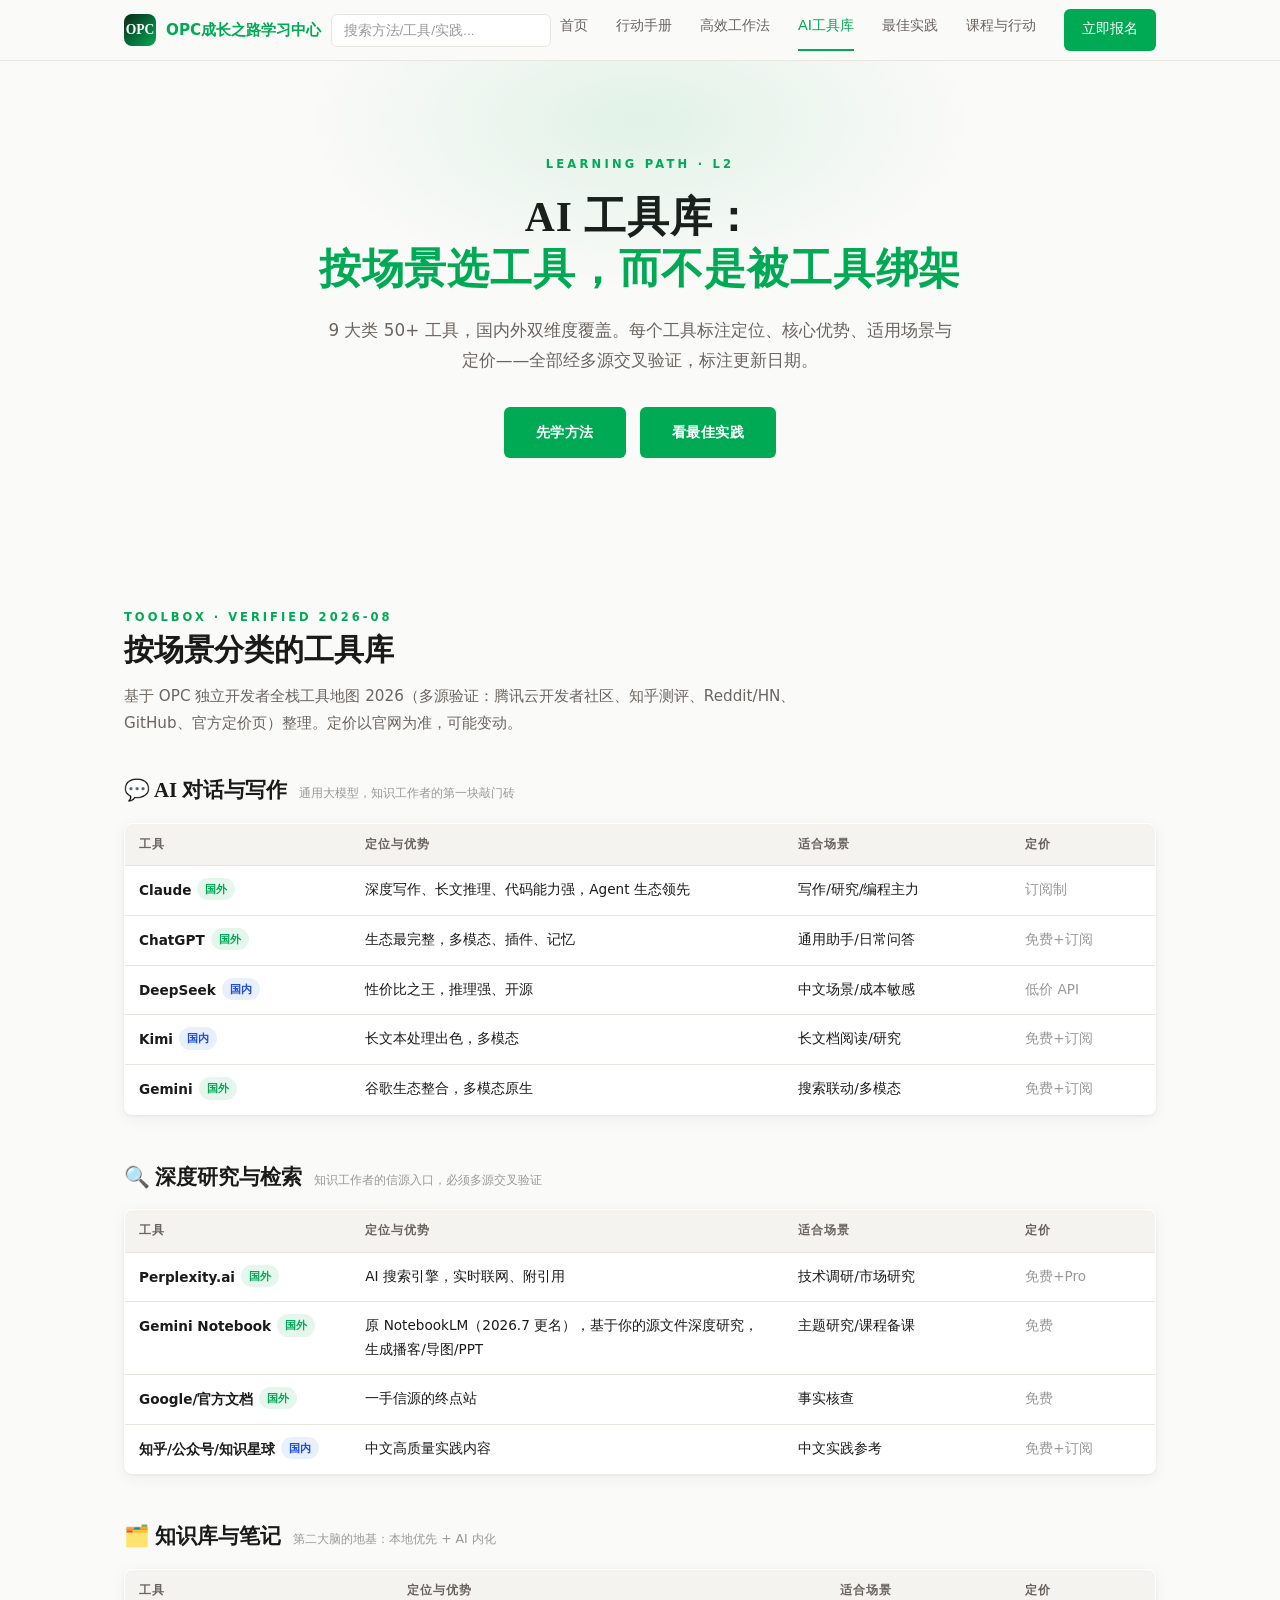
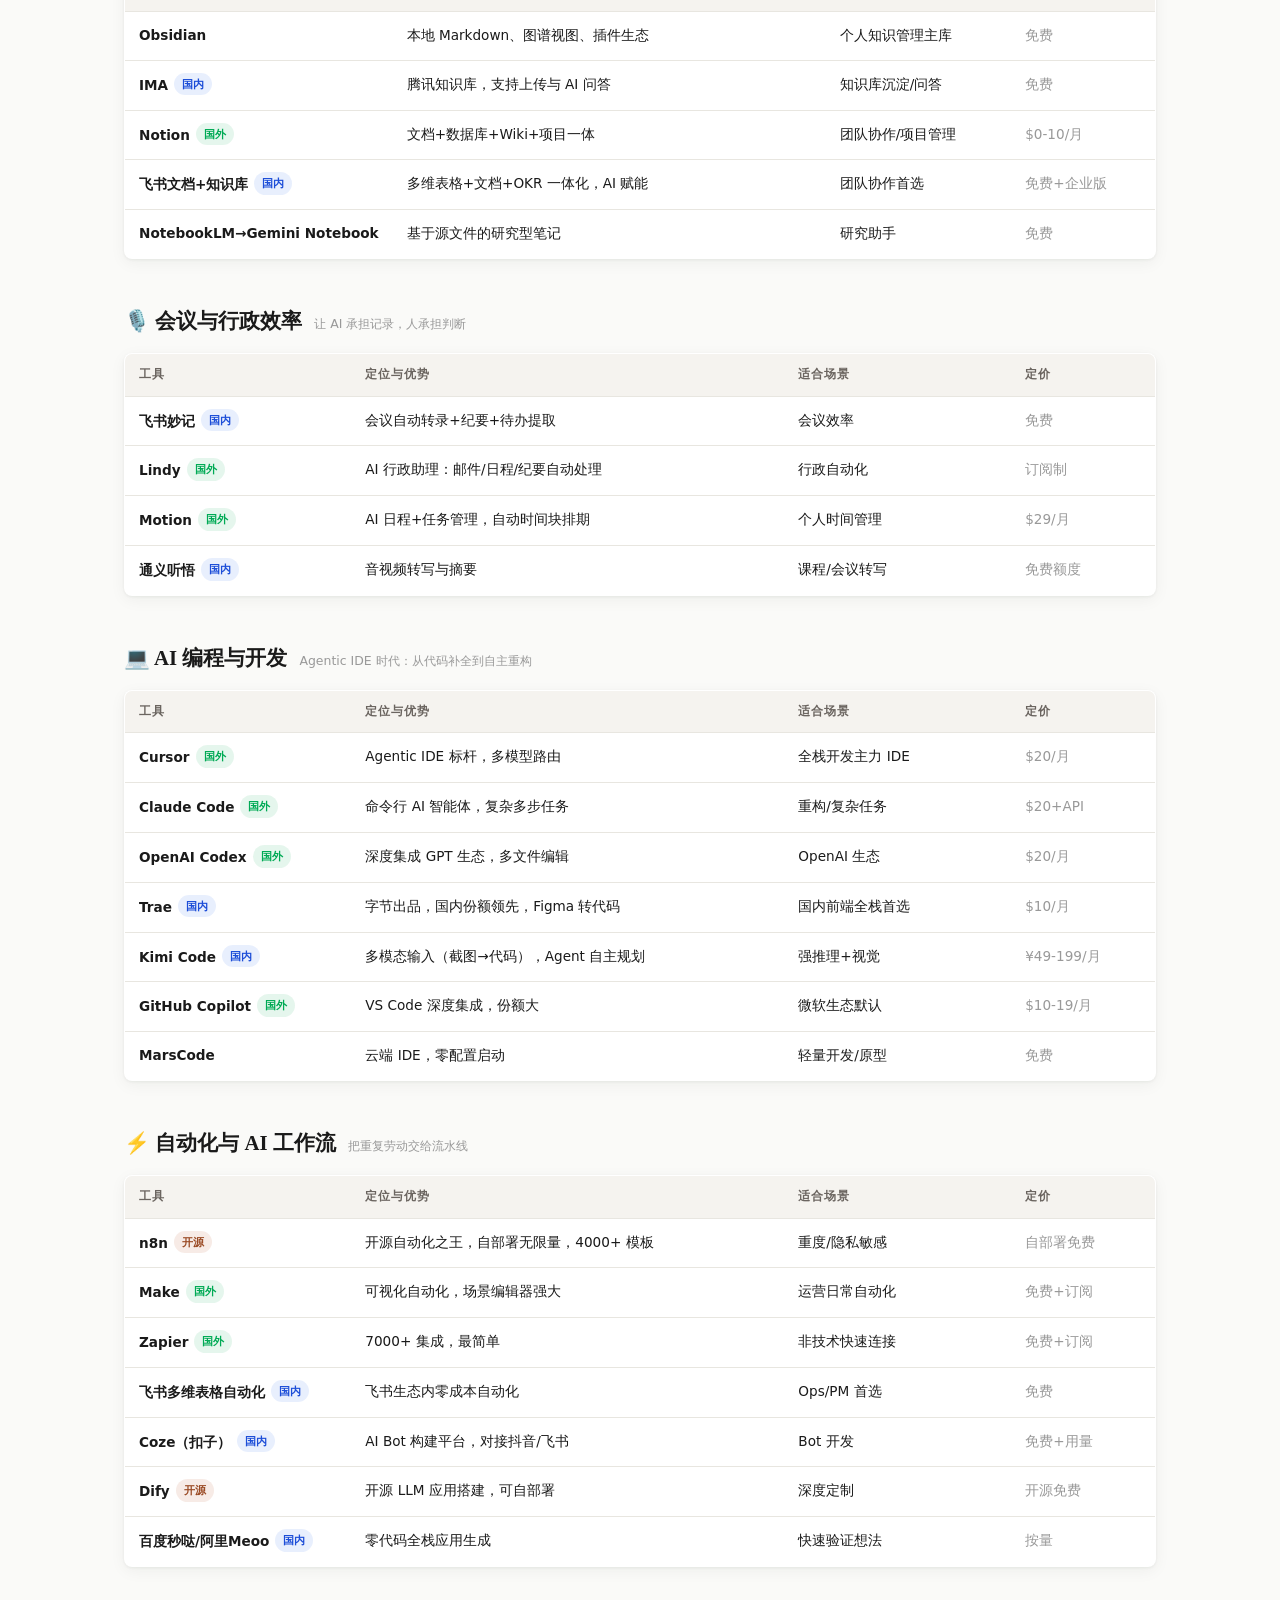
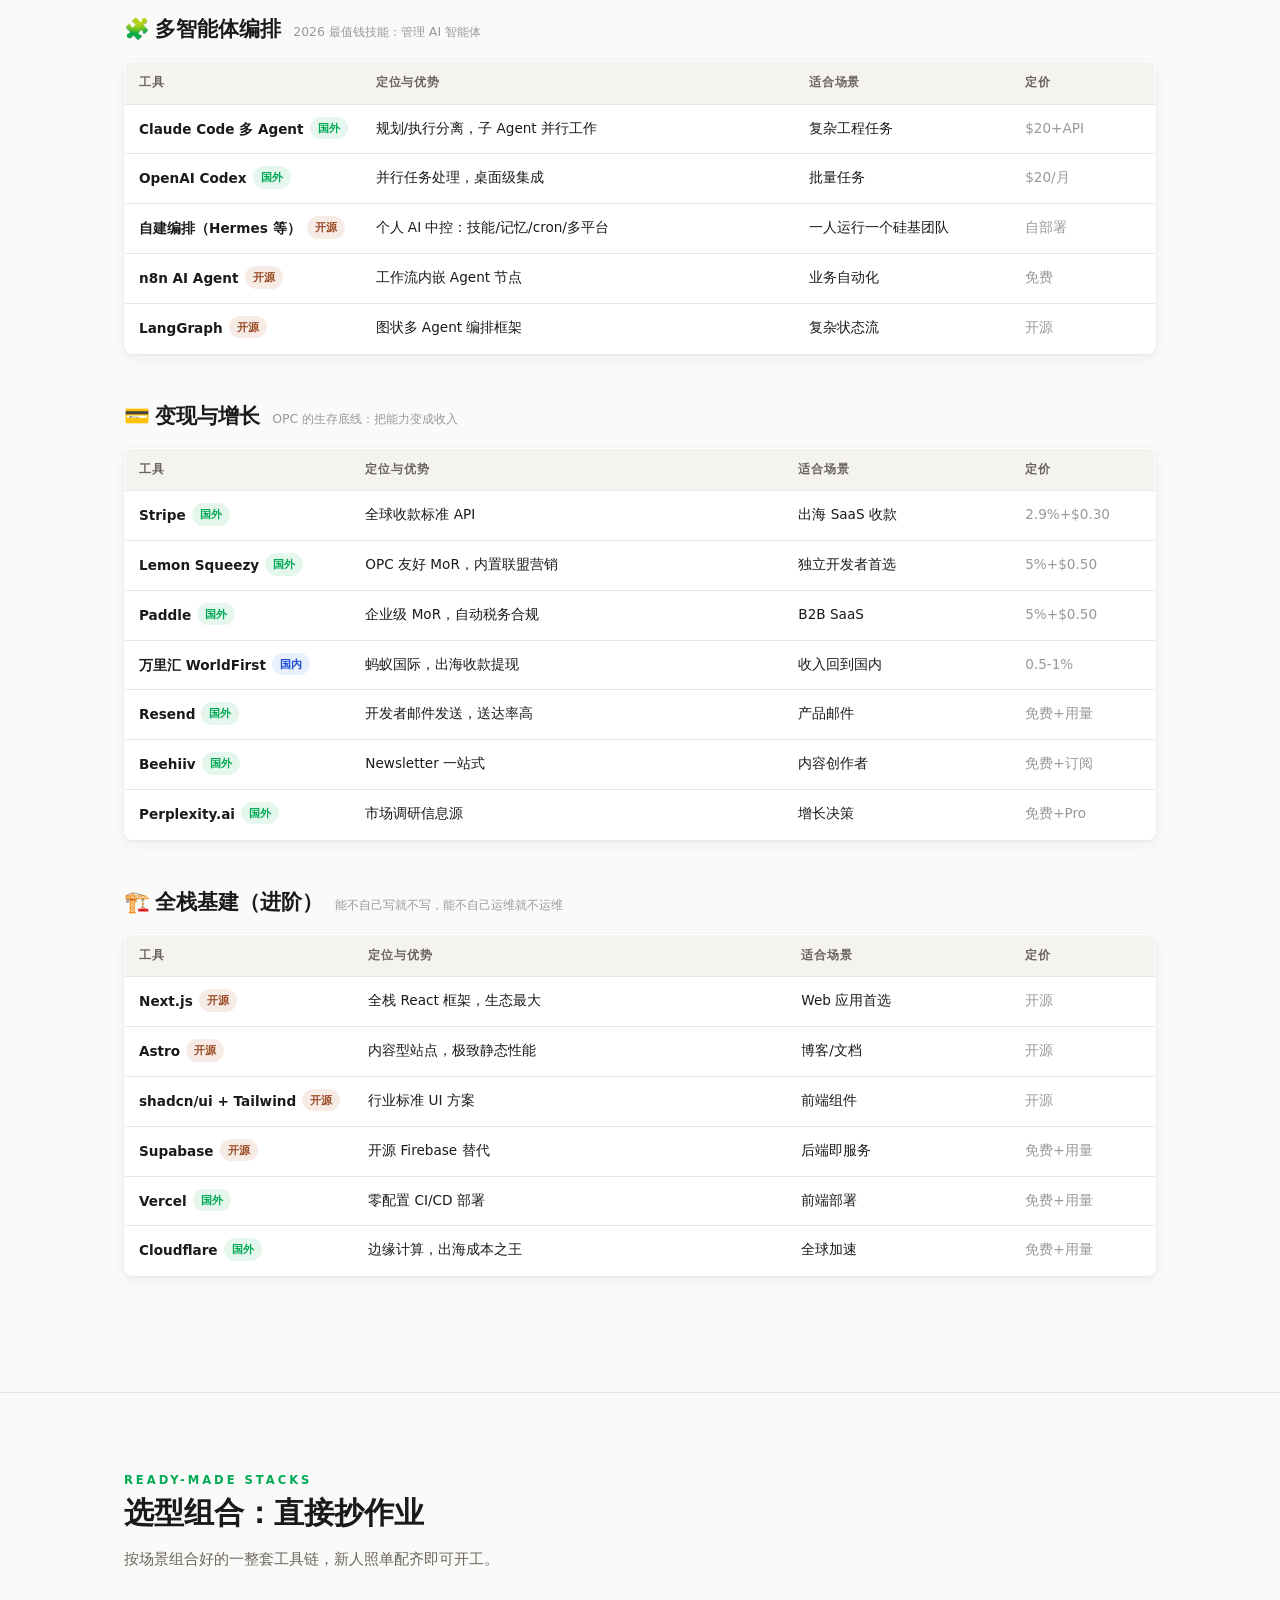
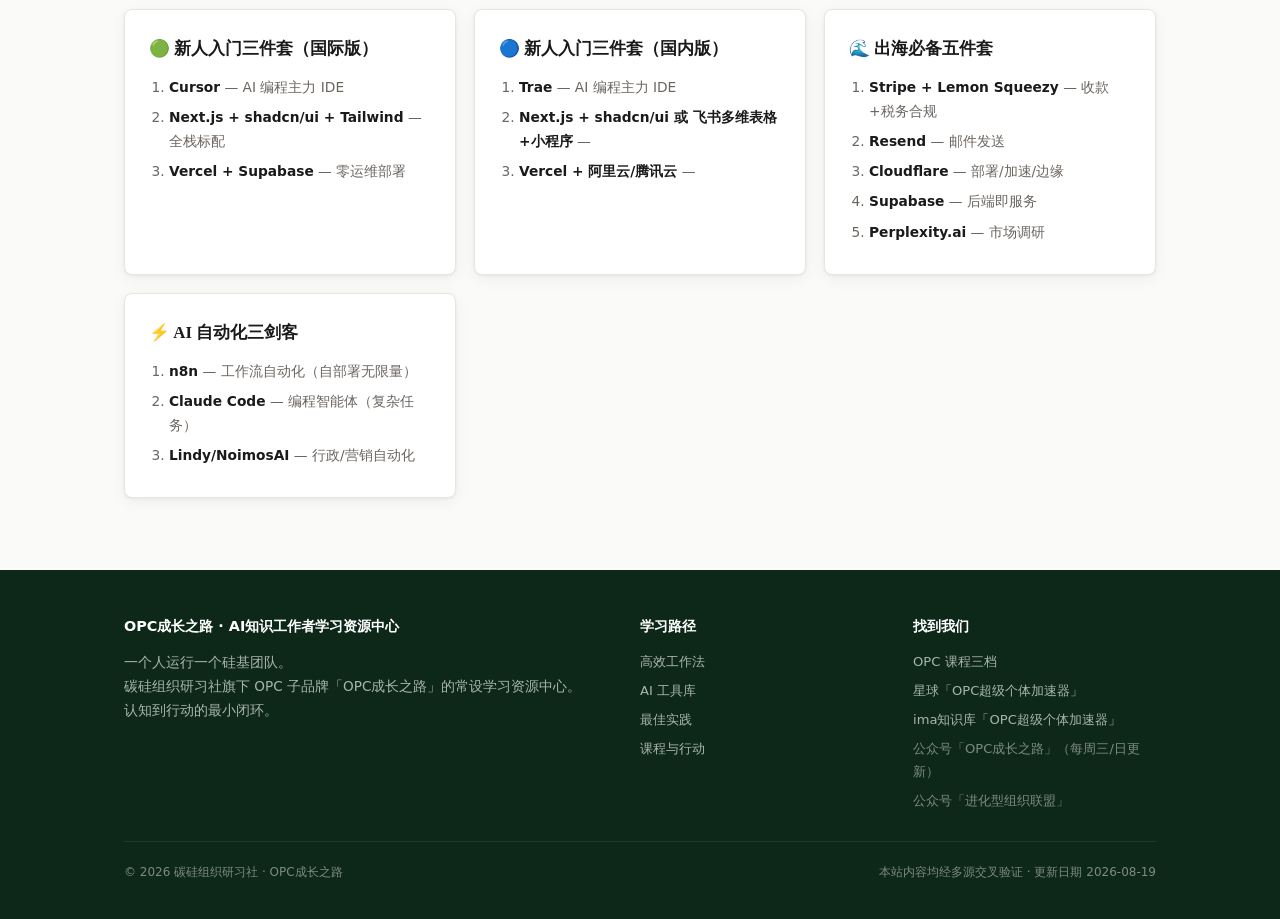
<file: tools.html>
<!DOCTYPE html>
<html lang="zh-CN">
<head>
<meta charset="UTF-8">
<meta name="viewport" content="width=device-width, initial-scale=1.0">
<title>AI工具库 · OPC成长之路 · AI知识工作者学习资源中心</title>
<meta name="description" content="AI 知识工作者一站式学习资源中心：高效工作法、AI 工具库、最佳实践、OPC 课程。一个人运行一个硅基团队。">
<link rel="stylesheet" href="css/style.css">

</head>
<body>
<nav class="nav">
  <div class="container nav-inner">
    <a class="brand" href="index.html"><span class="logo">OPC</span><span>OPC成长之路学习中心</span></a>
    <div class="search-wrap"><input id="site-search" class="site-search" type="search" placeholder="搜索方法/工具/实践..." aria-label="站内搜索"></div>
    <button class="nav-menu-toggle" aria-label="菜单" onclick="document.querySelector('.nav-links').classList.toggle('mobile-open')">☰ 菜单</button>
    <div class="nav-links"><a href="index.html" class="">首页</a><a href="playbook.html" class="">行动手册</a><a href="methods.html" class="">高效工作法</a><a href="tools.html" class="active">AI工具库</a><a href="practices.html" class="">最佳实践</a><a href="courses.html" class="">课程与行动</a><a class="nav-cta" href="courses.html">立即报名</a></div>
  </div>
</nav>
<header class="hero">
  <div class="container">
    <span class="eyebrow">LEARNING PATH · L2</span>
    <h1>AI 工具库：<br><em>按场景选工具，而不是被工具绑架</em></h1>
    <p class="sub">9 大类 50+ 工具，国内外双维度覆盖。每个工具标注定位、核心优势、适用场景与定价——全部经多源交叉验证，标注更新日期。</p>
    <div class="hero-btns"><a class="btn " href="methods.html">先学方法</a><a class="btn line" href="practices.html">看最佳实践</a></div>
  </div>
</header>

<section>
  <div class="container">
    <div class="sec-head">
      <span class="sec-label">TOOLBOX · VERIFIED 2026-08</span>
      <h2 class="sec-title">按场景分类的工具库</h2>
      <p class="sec-desc">基于 OPC 独立开发者全栈工具地图 2026（多源验证：腾讯云开发者社区、知乎测评、Reddit/HN、GitHub、官方定价页）整理。定价以官网为准，可能变动。</p>
    </div>
    <div class="toolcat">
  <div class="toolcat-head"><h3>💬 AI 对话与写作</h3><span class="note">通用大模型，知识工作者的第一块敲门砖</span></div>
  <table class="tool-table">
    <thead><tr><th style="width:22%">工具</th><th style="width:42%">定位与优势</th><th>适合场景</th><th style="width:14%">定价</th></tr></thead>
    <tbody><tr><td class="tool-name">Claude<span class="badge badge-intl">国外</span></td><td>深度写作、长文推理、代码能力强，Agent 生态领先</td><td>写作/研究/编程主力</td><td class="pricing">订阅制</td></tr><tr><td class="tool-name">ChatGPT<span class="badge badge-intl">国外</span></td><td>生态最完整，多模态、插件、记忆</td><td>通用助手/日常问答</td><td class="pricing">免费+订阅</td></tr><tr><td class="tool-name">DeepSeek<span class="badge badge-cn">国内</span></td><td>性价比之王，推理强、开源</td><td>中文场景/成本敏感</td><td class="pricing">低价 API</td></tr><tr><td class="tool-name">Kimi<span class="badge badge-cn">国内</span></td><td>长文本处理出色，多模态</td><td>长文档阅读/研究</td><td class="pricing">免费+订阅</td></tr><tr><td class="tool-name">Gemini<span class="badge badge-intl">国外</span></td><td>谷歌生态整合，多模态原生</td><td>搜索联动/多模态</td><td class="pricing">免费+订阅</td></tr></tbody>
  </table>
</div><div class="toolcat">
  <div class="toolcat-head"><h3>🔍 深度研究与检索</h3><span class="note">知识工作者的信源入口，必须多源交叉验证</span></div>
  <table class="tool-table">
    <thead><tr><th style="width:22%">工具</th><th style="width:42%">定位与优势</th><th>适合场景</th><th style="width:14%">定价</th></tr></thead>
    <tbody><tr><td class="tool-name">Perplexity.ai<span class="badge badge-intl">国外</span></td><td>AI 搜索引擎，实时联网、附引用</td><td>技术调研/市场研究</td><td class="pricing">免费+Pro</td></tr><tr><td class="tool-name">Gemini Notebook<span class="badge badge-intl">国外</span></td><td>原 NotebookLM（2026.7 更名），基于你的源文件深度研究，生成播客/导图/PPT</td><td>主题研究/课程备课</td><td class="pricing">免费</td></tr><tr><td class="tool-name">Google/官方文档<span class="badge badge-intl">国外</span></td><td>一手信源的终点站</td><td>事实核查</td><td class="pricing">免费</td></tr><tr><td class="tool-name">知乎/公众号/知识星球<span class="badge badge-cn">国内</span></td><td>中文高质量实践内容</td><td>中文实践参考</td><td class="pricing">免费+订阅</td></tr></tbody>
  </table>
</div><div class="toolcat">
  <div class="toolcat-head"><h3>🗂️ 知识库与笔记</h3><span class="note">第二大脑的地基：本地优先 + AI 内化</span></div>
  <table class="tool-table">
    <thead><tr><th style="width:22%">工具</th><th style="width:42%">定位与优势</th><th>适合场景</th><th style="width:14%">定价</th></tr></thead>
    <tbody><tr><td class="tool-name">Obsidian</td><td>本地 Markdown、图谱视图、插件生态</td><td>个人知识管理主库</td><td class="pricing">免费</td></tr><tr><td class="tool-name">IMA<span class="badge badge-cn">国内</span></td><td>腾讯知识库，支持上传与 AI 问答</td><td>知识库沉淀/问答</td><td class="pricing">免费</td></tr><tr><td class="tool-name">Notion<span class="badge badge-intl">国外</span></td><td>文档+数据库+Wiki+项目一体</td><td>团队协作/项目管理</td><td class="pricing">$0-10/月</td></tr><tr><td class="tool-name">飞书文档+知识库<span class="badge badge-cn">国内</span></td><td>多维表格+文档+OKR 一体化，AI 赋能</td><td>团队协作首选</td><td class="pricing">免费+企业版</td></tr><tr><td class="tool-name">NotebookLM→Gemini Notebook</td><td>基于源文件的研究型笔记</td><td>研究助手</td><td class="pricing">免费</td></tr></tbody>
  </table>
</div><div class="toolcat">
  <div class="toolcat-head"><h3>🎙️ 会议与行政效率</h3><span class="note">让 AI 承担记录，人承担判断</span></div>
  <table class="tool-table">
    <thead><tr><th style="width:22%">工具</th><th style="width:42%">定位与优势</th><th>适合场景</th><th style="width:14%">定价</th></tr></thead>
    <tbody><tr><td class="tool-name">飞书妙记<span class="badge badge-cn">国内</span></td><td>会议自动转录+纪要+待办提取</td><td>会议效率</td><td class="pricing">免费</td></tr><tr><td class="tool-name">Lindy<span class="badge badge-intl">国外</span></td><td>AI 行政助理：邮件/日程/纪要自动处理</td><td>行政自动化</td><td class="pricing">订阅制</td></tr><tr><td class="tool-name">Motion<span class="badge badge-intl">国外</span></td><td>AI 日程+任务管理，自动时间块排期</td><td>个人时间管理</td><td class="pricing">$29/月</td></tr><tr><td class="tool-name">通义听悟<span class="badge badge-cn">国内</span></td><td>音视频转写与摘要</td><td>课程/会议转写</td><td class="pricing">免费额度</td></tr></tbody>
  </table>
</div><div class="toolcat">
  <div class="toolcat-head"><h3>💻 AI 编程与开发</h3><span class="note">Agentic IDE 时代：从代码补全到自主重构</span></div>
  <table class="tool-table">
    <thead><tr><th style="width:22%">工具</th><th style="width:42%">定位与优势</th><th>适合场景</th><th style="width:14%">定价</th></tr></thead>
    <tbody><tr><td class="tool-name">Cursor<span class="badge badge-intl">国外</span></td><td>Agentic IDE 标杆，多模型路由</td><td>全栈开发主力 IDE</td><td class="pricing">$20/月</td></tr><tr><td class="tool-name">Claude Code<span class="badge badge-intl">国外</span></td><td>命令行 AI 智能体，复杂多步任务</td><td>重构/复杂任务</td><td class="pricing">$20+API</td></tr><tr><td class="tool-name">OpenAI Codex<span class="badge badge-intl">国外</span></td><td>深度集成 GPT 生态，多文件编辑</td><td>OpenAI 生态</td><td class="pricing">$20/月</td></tr><tr><td class="tool-name">Trae<span class="badge badge-cn">国内</span></td><td>字节出品，国内份额领先，Figma 转代码</td><td>国内前端全栈首选</td><td class="pricing">$10/月</td></tr><tr><td class="tool-name">Kimi Code<span class="badge badge-cn">国内</span></td><td>多模态输入（截图→代码），Agent 自主规划</td><td>强推理+视觉</td><td class="pricing">¥49-199/月</td></tr><tr><td class="tool-name">GitHub Copilot<span class="badge badge-intl">国外</span></td><td>VS Code 深度集成，份额大</td><td>微软生态默认</td><td class="pricing">$10-19/月</td></tr><tr><td class="tool-name">MarsCode</td><td>云端 IDE，零配置启动</td><td>轻量开发/原型</td><td class="pricing">免费</td></tr></tbody>
  </table>
</div><div class="toolcat">
  <div class="toolcat-head"><h3>⚡ 自动化与 AI 工作流</h3><span class="note">把重复劳动交给流水线</span></div>
  <table class="tool-table">
    <thead><tr><th style="width:22%">工具</th><th style="width:42%">定位与优势</th><th>适合场景</th><th style="width:14%">定价</th></tr></thead>
    <tbody><tr><td class="tool-name">n8n<span class="badge badge-open">开源</span></td><td>开源自动化之王，自部署无限量，4000+ 模板</td><td>重度/隐私敏感</td><td class="pricing">自部署免费</td></tr><tr><td class="tool-name">Make<span class="badge badge-intl">国外</span></td><td>可视化自动化，场景编辑器强大</td><td>运营日常自动化</td><td class="pricing">免费+订阅</td></tr><tr><td class="tool-name">Zapier<span class="badge badge-intl">国外</span></td><td>7000+ 集成，最简单</td><td>非技术快速连接</td><td class="pricing">免费+订阅</td></tr><tr><td class="tool-name">飞书多维表格自动化<span class="badge badge-cn">国内</span></td><td>飞书生态内零成本自动化</td><td>Ops/PM 首选</td><td class="pricing">免费</td></tr><tr><td class="tool-name">Coze（扣子）<span class="badge badge-cn">国内</span></td><td>AI Bot 构建平台，对接抖音/飞书</td><td>Bot 开发</td><td class="pricing">免费+用量</td></tr><tr><td class="tool-name">Dify<span class="badge badge-open">开源</span></td><td>开源 LLM 应用搭建，可自部署</td><td>深度定制</td><td class="pricing">开源免费</td></tr><tr><td class="tool-name">百度秒哒/阿里Meoo<span class="badge badge-cn">国内</span></td><td>零代码全栈应用生成</td><td>快速验证想法</td><td class="pricing">按量</td></tr></tbody>
  </table>
</div><div class="toolcat">
  <div class="toolcat-head"><h3>🧩 多智能体编排</h3><span class="note">2026 最值钱技能：管理 AI 智能体</span></div>
  <table class="tool-table">
    <thead><tr><th style="width:22%">工具</th><th style="width:42%">定位与优势</th><th>适合场景</th><th style="width:14%">定价</th></tr></thead>
    <tbody><tr><td class="tool-name">Claude Code 多 Agent<span class="badge badge-intl">国外</span></td><td>规划/执行分离，子 Agent 并行工作</td><td>复杂工程任务</td><td class="pricing">$20+API</td></tr><tr><td class="tool-name">OpenAI Codex<span class="badge badge-intl">国外</span></td><td>并行任务处理，桌面级集成</td><td>批量任务</td><td class="pricing">$20/月</td></tr><tr><td class="tool-name">自建编排（Hermes 等）<span class="badge badge-open">开源</span></td><td>个人 AI 中控：技能/记忆/cron/多平台</td><td>一人运行一个硅基团队</td><td class="pricing">自部署</td></tr><tr><td class="tool-name">n8n AI Agent<span class="badge badge-open">开源</span></td><td>工作流内嵌 Agent 节点</td><td>业务自动化</td><td class="pricing">免费</td></tr><tr><td class="tool-name">LangGraph<span class="badge badge-open">开源</span></td><td>图状多 Agent 编排框架</td><td>复杂状态流</td><td class="pricing">开源</td></tr></tbody>
  </table>
</div><div class="toolcat">
  <div class="toolcat-head"><h3>💳 变现与增长</h3><span class="note">OPC 的生存底线：把能力变成收入</span></div>
  <table class="tool-table">
    <thead><tr><th style="width:22%">工具</th><th style="width:42%">定位与优势</th><th>适合场景</th><th style="width:14%">定价</th></tr></thead>
    <tbody><tr><td class="tool-name">Stripe<span class="badge badge-intl">国外</span></td><td>全球收款标准 API</td><td>出海 SaaS 收款</td><td class="pricing">2.9%+$0.30</td></tr><tr><td class="tool-name">Lemon Squeezy<span class="badge badge-intl">国外</span></td><td>OPC 友好 MoR，内置联盟营销</td><td>独立开发者首选</td><td class="pricing">5%+$0.50</td></tr><tr><td class="tool-name">Paddle<span class="badge badge-intl">国外</span></td><td>企业级 MoR，自动税务合规</td><td>B2B SaaS</td><td class="pricing">5%+$0.50</td></tr><tr><td class="tool-name">万里汇 WorldFirst<span class="badge badge-cn">国内</span></td><td>蚂蚁国际，出海收款提现</td><td>收入回到国内</td><td class="pricing">0.5-1%</td></tr><tr><td class="tool-name">Resend<span class="badge badge-intl">国外</span></td><td>开发者邮件发送，送达率高</td><td>产品邮件</td><td class="pricing">免费+用量</td></tr><tr><td class="tool-name">Beehiiv<span class="badge badge-intl">国外</span></td><td>Newsletter 一站式</td><td>内容创作者</td><td class="pricing">免费+订阅</td></tr><tr><td class="tool-name">Perplexity.ai<span class="badge badge-intl">国外</span></td><td>市场调研信息源</td><td>增长决策</td><td class="pricing">免费+Pro</td></tr></tbody>
  </table>
</div><div class="toolcat">
  <div class="toolcat-head"><h3>🏗️ 全栈基建（进阶）</h3><span class="note">能不自己写就不写，能不自己运维就不运维</span></div>
  <table class="tool-table">
    <thead><tr><th style="width:22%">工具</th><th style="width:42%">定位与优势</th><th>适合场景</th><th style="width:14%">定价</th></tr></thead>
    <tbody><tr><td class="tool-name">Next.js<span class="badge badge-open">开源</span></td><td>全栈 React 框架，生态最大</td><td>Web 应用首选</td><td class="pricing">开源</td></tr><tr><td class="tool-name">Astro<span class="badge badge-open">开源</span></td><td>内容型站点，极致静态性能</td><td>博客/文档</td><td class="pricing">开源</td></tr><tr><td class="tool-name">shadcn/ui + Tailwind<span class="badge badge-open">开源</span></td><td>行业标准 UI 方案</td><td>前端组件</td><td class="pricing">开源</td></tr><tr><td class="tool-name">Supabase<span class="badge badge-open">开源</span></td><td>开源 Firebase 替代</td><td>后端即服务</td><td class="pricing">免费+用量</td></tr><tr><td class="tool-name">Vercel<span class="badge badge-intl">国外</span></td><td>零配置 CI/CD 部署</td><td>前端部署</td><td class="pricing">免费+用量</td></tr><tr><td class="tool-name">Cloudflare<span class="badge badge-intl">国外</span></td><td>边缘计算，出海成本之王</td><td>全球加速</td><td class="pricing">免费+用量</td></tr></tbody>
  </table>
</div>
  </div>
</section>
<section>
  <div class="container">
    <div class="sec-head">
      <span class="sec-label">READY-MADE STACKS</span>
      <h2 class="sec-title">选型组合：直接抄作业</h2>
      <p class="sec-desc">按场景组合好的一整套工具链，新人照单配齐即可开工。</p>
    </div>
    <div class="grid"><div class="pack"><h3>🟢 新人入门三件套（国际版）</h3><ol><li><b>Cursor</b> — AI 编程主力 IDE</li><li><b>Next.js + shadcn/ui + Tailwind</b> — 全栈标配</li><li><b>Vercel + Supabase</b> — 零运维部署</li></ol></div><div class="pack"><h3>🔵 新人入门三件套（国内版）</h3><ol><li><b>Trae</b> — AI 编程主力 IDE</li><li><b>Next.js + shadcn/ui 或 飞书多维表格+小程序</b> — </li><li><b>Vercel + 阿里云/腾讯云</b> — </li></ol></div><div class="pack"><h3>🌊 出海必备五件套</h3><ol><li><b>Stripe + Lemon Squeezy</b> — 收款+税务合规</li><li><b>Resend</b> — 邮件发送</li><li><b>Cloudflare</b> — 部署/加速/边缘</li><li><b>Supabase</b> — 后端即服务</li><li><b>Perplexity.ai</b> — 市场调研</li></ol></div><div class="pack"><h3>⚡ AI 自动化三剑客</h3><ol><li><b>n8n</b> — 工作流自动化（自部署无限量）</li><li><b>Claude Code</b> — 编程智能体（复杂任务）</li><li><b>Lindy/NoimosAI</b> — 行政/营销自动化</li></ol></div></div>
  </div>
</section>
<footer>
  <div class="container">
    <div class="footer-grid">
      <div>
        <h4>OPC成长之路 · AI知识工作者学习资源中心</h4>
        <p style="color:#a8b5ac;font-size:0.85rem;">一个人运行一个硅基团队。<br>碳硅组织研习社旗下 OPC 子品牌「OPC成长之路」的常设学习资源中心。<br>认知到行动的最小闭环。</p>
      </div>
      <div>
        <h4>学习路径</h4>
        <a href="methods.html">高效工作法</a>
        <a href="tools.html">AI 工具库</a>
        <a href="practices.html">最佳实践</a>
        <a href="courses.html">课程与行动</a>
      </div>
      <div>
        <h4>找到我们</h4>
        <a href="courses.html">OPC 课程三档</a>
        <a href="https://wx.zsxq.com/group/51114224124124" target="_blank" rel="noopener">星球「OPC超级个体加速器」</a>
        <a href="https://ima.qq.com/wiki/?shareId=a9c0e648243d798ad16ae1ac835ee0aa9ef40127e9e098336bb33b0cfa2aff3c" target="_blank" rel="noopener">ima知识库「OPC超级个体加速器」</a>
        <span style="display:block;color:#7d8a81;margin-bottom:6px;">公众号「OPC成长之路」（每周三/日更新）</span>
        <span style="display:block;color:#7d8a81;">公众号「进化型组织联盟」</span>
      </div>
    </div>
    <div class="footer-bottom">
      <span>© 2026 碳硅组织研习社 · OPC成长之路</span>
      <span>本站内容均经多源交叉验证 · 更新日期 2026-08-19</span>
    </div>
  </div>
</footer>
<script src="js/search.js"></script>
</body>
</html>
</file>
<file: css/style.css>
/* ============================================================
   OPC成长之路 · AI知识工作者学习资源中心
   设计系统 v1.0 — 碳硅绿 × 暖纸色
   与 OPC 工作坊物料（brochure/poster v6-v7）保持一致
   ============================================================ */
:root {
  --green: #00aa55;
  --green-bright: #12c96b;
  --green-soft: rgba(0,170,85,0.06);
  --green-line: rgba(0,170,85,0.16);
  --dark: #0d2818;
  --dark-2: #1a3a2a;
  --ink: #1a1a1a;
  --gray: #6b6560;
  --light-gray: #999;
  --bg: #fafaf8;
  --warm: #f5f3ef;
  --border: #e8e6e0;
  --white: #ffffff;

  /* 渐进式五层色 */
  --l0: #b85a30;   /* 认知觉醒 · 碳 */
  --l1: #2563eb;   /* 方法掌握 · 硅蓝 */
  --l2: #00aa55;   /* 工具驾驭 · 共生绿 */
  --l3: #7c3aed;   /* 实践深化 · 紫 */
  --l4: #0d2818;   /* 行动变现 · 深绿 */

  --serif: "Songti SC","STSong","Noto Serif SC","SimSun","PingFang SC",serif;
  --sans: "PingFang SC","Hiragino Sans GB","Microsoft YaHei",system-ui,sans-serif;
  --radius: 8px;
  --shadow: 0 1px 3px rgba(13,40,24,0.06), 0 4px 16px rgba(13,40,24,0.05);
}

* { margin:0; padding:0; box-sizing:border-box; }
html { font-size:16px; -webkit-font-smoothing:antialiased; scroll-behavior:smooth; }
body {
  font-family:var(--sans);
  color:var(--ink);
  background:var(--bg);
  line-height:1.75;
}
h1,h2,h3,.serif { font-family:var(--serif); }
a { color:var(--green); text-decoration:none; }
a:hover { text-decoration:underline; }
img { max-width:100%; }

.container { max-width:1080px; margin:0 auto; padding:0 24px; }
section { padding:72px 0; }
section + section { border-top:1px solid var(--border); }

/* ---------- 顶部导航 ---------- */
.nav {
  position:sticky; top:0; z-index:100;
  background:rgba(250,250,248,0.92);
  backdrop-filter:blur(8px);
  border-bottom:1px solid var(--border);
}
.nav-inner { display:flex; align-items:center; justify-content:space-between; height:60px; }
.brand { display:flex; align-items:center; gap:10px; font-weight:600; font-size:0.95rem; }
.brand .logo {
  width:32px; height:32px; border-radius:8px;
  background:linear-gradient(135deg,var(--dark),var(--green));
  color:#fff; display:flex; align-items:center; justify-content:center;
  font-size:0.85rem; font-family:var(--serif);
}
.nav-links { display:flex; gap:28px; font-size:0.9rem; }
.nav-links a { color:var(--gray); font-weight:500; padding:4px 0; border-bottom:2px solid transparent; }
.nav-links a:hover { color:var(--ink); text-decoration:none; }
.nav-links a.active { color:var(--green); border-bottom-color:var(--green); }
.nav-cta {
  background:var(--green); color:#fff !important; padding:8px 18px !important;
  border-radius:6px; font-size:0.85rem; font-weight:600;
}
.nav-cta:hover { opacity:0.9; text-decoration:none; }
@media (max-width:760px) {
  .nav-links { gap:14px; font-size:0.8rem; }
  .nav-cta { display:none; }
}

/* ---------- 移动端导航 ---------- */
.nav-menu-toggle {
  display:none;
  background:transparent; border:1px solid var(--border); color:var(--ink);
  padding:6px 10px; border-radius:6px; font-size:0.8rem; cursor:pointer;
}
@media (max-width:760px) {
  .nav-menu-toggle { display:inline-flex; align-items:center; gap:6px; }
  .nav-links {
    display:none; position:absolute; top:60px; left:0; right:0;
    background:rgba(250,250,248,0.97); backdrop-filter:blur(8px);
    border-bottom:1px solid var(--border); padding:14px 18px; gap:14px;
    flex-direction:column; align-items:flex-start;
  }
  .nav-links.mobile-open { display:flex; }
  .nav-cta { display:inline-flex; }
}

/* ---------- 站内搜索 ---------- */
.search-wrap { display:flex; align-items:center; gap:10px; }
.site-search {
  width:220px; padding:8px 12px; border:1px solid var(--border); border-radius:6px;
  background:var(--white); color:var(--ink); font-size:0.85rem; outline:none;
}
.site-search:focus { border-color:var(--green); box-shadow:0 0 0 3px rgba(0,170,85,0.10); }
.site-search::placeholder { color:var(--light-gray); }
@media (max-width:760px) {
  .search-wrap { width:100%; }
  .site-search { width:100%; }
}

/* ---------- Hero ---------- */
.hero { padding:88px 0 72px; text-align:center; position:relative; overflow:hidden; }
.hero::before {
  content:''; position:absolute; top:-120px; left:50%; transform:translateX(-50%);
  width:720px; height:360px;
  background:radial-gradient(ellipse, rgba(0,170,85,0.10) 0%, transparent 65%);
  pointer-events:none;
}
.eyebrow {
  display:inline-block; font-size:0.72rem; letter-spacing:0.28em; color:var(--green);
  margin-bottom:18px; font-weight:600;
}
.hero h1 { font-size:2.6rem; line-height:1.25; font-weight:600; letter-spacing:0.02em; }
.hero h1 em { font-style:normal; color:var(--green); }
.hero .sub { font-size:1.05rem; color:var(--gray); max-width:640px; margin:20px auto 32px; }
.hero-btns { display:flex; gap:14px; justify-content:center; flex-wrap:wrap; }

.btn {
  display:inline-block; padding:13px 32px; background:var(--green); color:#fff;
  font-size:0.9rem; font-weight:600; border-radius:6px; cursor:pointer;
  border:none; letter-spacing:0.03em;
}
.btn:hover { opacity:0.9; text-decoration:none; }
.btn-line { background:transparent; color:var(--green); border:1.5px solid var(--green); }
.btn-line:hover { background:var(--green-soft); }
.btn-dark { background:var(--dark); color:#fff; }
.btn-sm { padding:9px 20px; font-size:0.82rem; }

/* ---------- 章节标题 ---------- */
.sec-label { font-size:0.72rem; letter-spacing:0.26em; color:var(--green); font-weight:600; margin-bottom:10px; }
h2.sec-title { font-size:1.9rem; font-weight:600; line-height:1.35; margin-bottom:12px; }
.sec-desc { color:var(--gray); max-width:720px; margin-bottom:36px; font-size:0.95rem; }
.sec-head { margin-bottom:36px; }

/* ---------- 渐进式学习路径（首页核心） ---------- */
.levels { display:flex; flex-direction:column; gap:14px; }
.level {
  display:flex; align-items:stretch; gap:0; border-radius:var(--radius);
  background:var(--white); border:1px solid var(--border); overflow:hidden;
  box-shadow:var(--shadow); transition:transform .15s;
}
.level:hover { transform:translateY(-2px); }
.level-bar { width:8px; flex-shrink:0; }
.level-body { flex:1; padding:22px 24px; display:flex; gap:24px; align-items:flex-start; flex-wrap:wrap; }
.level-no {
  font-family:var(--serif); font-size:2rem; font-weight:600; line-height:1;
  min-width:56px; text-align:center; padding-top:4px;
}
.level-info { flex:1; min-width:240px; }
.level-info h3 { font-size:1.15rem; margin-bottom:4px; }
.level-info p { font-size:0.86rem; color:var(--gray); margin-bottom:8px; }
.level-tags { display:flex; gap:6px; flex-wrap:wrap; }
.tag {
  font-size:0.72rem; padding:3px 10px; border-radius:20px;
  background:var(--warm); color:var(--gray); border:1px solid var(--border);
}
.level-go { align-self:center; margin-right:20px; font-size:0.85rem; white-space:nowrap; }
.level-go a { font-weight:600; }
@media (max-width:640px) { .level-go { display:none; } .level-body { gap:14px; } }

/* ---------- 卡片网格 ---------- */
.grid { display:grid; grid-template-columns:repeat(auto-fill,minmax(300px,1fr)); gap:18px; }
.card {
  background:var(--white); border:1px solid var(--border); border-radius:var(--radius);
  padding:26px 24px; box-shadow:var(--shadow);
}
.card .c-icon { font-size:1.6rem; display:block; margin-bottom:12px; }
.card h3 { font-size:1.05rem; margin-bottom:8px; }
.card p { font-size:0.86rem; color:var(--gray); margin-bottom:10px; }
.card .c-meta { font-size:0.75rem; color:var(--light-gray); }
.card a.more { font-size:0.82rem; font-weight:600; }

/* ---------- 三力/工具链 ---------- */
.fw-strip { display:grid; grid-template-columns:repeat(auto-fit,minmax(280px,1fr)); gap:16px; }
.fw {
  background:var(--white); border:1px solid var(--border); border-radius:var(--radius);
  padding:26px 24px; border-top:3px solid var(--green);
}
.fw .fw-num { font-size:0.72rem; letter-spacing:0.2em; color:var(--green); font-weight:600; }
.fw h3 { font-size:1.1rem; margin:6px 0 8px; }
.fw p { font-size:0.86rem; color:var(--gray); }

/* 工具链五层（阶梯） */
.ladder { display:flex; flex-direction:column; gap:10px; }
.ladder-row {
  display:flex; align-items:center; gap:16px; background:var(--white);
  border:1px solid var(--border); border-radius:var(--radius); padding:14px 20px;
}
.ladder-arrow { color:var(--green); font-weight:600; flex-shrink:0; }
.ladder-row .l-name { font-weight:600; font-size:0.95rem; min-width:110px; }
.ladder-row .l-role { font-size:0.82rem; color:var(--green); font-weight:600; min-width:130px; }
.ladder-row .l-desc { font-size:0.82rem; color:var(--gray); }
@media (max-width:640px) { .ladder-arrow { display:none; } }

/* ---------- 暗色区块 ---------- */
.dark-section {
  background:linear-gradient(155deg, #0a0f0d 0%, #0d2818 45%, #1a3a2a 100%);
  color:#d0d5d2; border-top:none;
}
.dark-section h2 { color:#fff; }
.dark-section .sec-desc { color:#a8b5ac; }
.dark-section .sec-label { color:var(--green-bright); }
.dark-cards { display:grid; grid-template-columns:repeat(auto-fit,minmax(260px,1fr)); gap:16px; }
.dark-card {
  background:rgba(255,255,255,0.04); border:1px solid rgba(255,255,255,0.10);
  border-radius:var(--radius); padding:24px 22px;
}
.dark-card h3 { color:#fff; font-size:1.02rem; margin-bottom:8px; }
.dark-card p { font-size:0.85rem; color:#a8b5ac; }
.dark-card .num { font-size:1.6rem; font-family:var(--serif); color:var(--green-bright); display:block; margin-bottom:6px; }

/* ---------- 工作方法页 ---------- */
.method {
  background:var(--white); border:1px solid var(--border); border-radius:var(--radius);
  padding:30px 28px; margin-bottom:20px; box-shadow:var(--shadow);
  border-left:4px solid var(--l1);
}
.method h3 { font-size:1.2rem; margin-bottom:4px; display:flex; align-items:center; gap:10px; }
.method .m-tagline { font-size:0.85rem; color:var(--green); font-weight:600; margin-bottom:14px; }
.method .m-steps { display:grid; grid-template-columns:repeat(auto-fit,minmax(220px,1fr)); gap:14px; margin-bottom:14px; }
.m-step { background:var(--warm); border-radius:6px; padding:14px 16px; font-size:0.85rem; }
.m-step .n { font-weight:700; color:var(--green); margin-right:6px; }
.method .m-foot { display:flex; justify-content:space-between; flex-wrap:wrap; gap:10px; font-size:0.82rem; color:var(--gray); border-top:1px dashed var(--border); padding-top:12px; }
.method .m-foot b { color:var(--ink); }
.m-ske {
  display:flex; flex-direction:column; gap:6px; font-size:0.84rem; color:var(--gray);
  background:var(--green-soft); border:1px solid var(--green-line); border-radius:6px;
  padding:12px 16px; margin-bottom:12px;
}
.m-ske b { color:var(--ink); }
.m-ske span { display:flex; gap:6px; line-height:1.6; }

/* ---------- 工具页 ---------- */
.toolcat { margin-bottom:44px; }
.toolcat-head { display:flex; align-items:baseline; gap:12px; margin-bottom:14px; }
.toolcat-head h3 { font-size:1.3rem; }
.toolcat-head .note { font-size:0.78rem; color:var(--light-gray); }
.tool-table { width:100%; border-collapse:collapse; background:var(--white); border:1px solid var(--border); border-radius:var(--radius); overflow:hidden; box-shadow:var(--shadow); }
.tool-table th {
  text-align:left; font-size:0.76rem; letter-spacing:0.08em; color:var(--gray);
  background:var(--warm); padding:10px 14px; border-bottom:1px solid var(--border); font-weight:600;
}
.tool-table td { padding:12px 14px; font-size:0.85rem; border-bottom:1px solid var(--border); vertical-align:top; }
.tool-table tr:last-child td { border-bottom:none; }
.tool-table tr:hover td { background:var(--green-soft); }
.tool-name { font-weight:600; white-space:nowrap; }
.badge { display:inline-block; font-size:0.66rem; padding:2px 8px; border-radius:12px; font-weight:600; margin-left:6px; vertical-align:2px; }
.badge-cn { background:rgba(37,99,235,0.10); color:#1d4ed8; }
.badge-intl { background:rgba(0,170,85,0.10); color:var(--green); }
.badge-free { background:rgba(124,58,237,0.10); color:#6d28d9; }
.badge-open { background:rgba(184,90,48,0.12); color:#9a4a24; }
.pricing { color:var(--light-gray); font-size:0.78rem; white-space:nowrap; }

/* 选型组合 */
.pack { background:var(--white); border:1px solid var(--border); border-radius:var(--radius); padding:24px; box-shadow:var(--shadow); }
.pack h3 { font-size:1.05rem; margin-bottom:12px; display:flex; align-items:center; gap:8px; }
.pack ol { margin-left:20px; font-size:0.86rem; color:var(--gray); }
.pack li { margin-bottom:6px; }
.pack li b { color:var(--ink); }

/* ---------- 实践页 ---------- */
.practice { background:var(--white); border:1px solid var(--border); border-radius:var(--radius); padding:28px; margin-bottom:20px; box-shadow:var(--shadow); border-left:4px solid var(--l3); }
.practice h3 { font-size:1.15rem; margin-bottom:10px; }
.practice p, .practice li { font-size:0.88rem; color:var(--gray); }
.practice ul { margin:10px 0 0 20px; }
.practice li { margin-bottom:6px; }
.rank-list { counter-reset:rk; }
.rank-item { display:flex; align-items:flex-start; gap:16px; padding:14px 0; border-bottom:1px dashed var(--border); }
.rank-item:last-child { border-bottom:none; }
.rank-no { counter-increment:rk; }
.rank-no::before {
  content:counter(rk); width:34px; height:34px; border-radius:50%;
  background:var(--dark); color:#fff; display:flex; align-items:center; justify-content:center;
  font-family:var(--serif); font-weight:600; font-size:0.95rem; flex-shrink:0;
}
.rank-item:nth-child(2) .rank-no::before { background:#2563eb; }
.rank-item:nth-child(3) .rank-no::before { background:var(--green); }
.rank-item h4 { font-size:0.98rem; }
.rank-item p { font-size:0.84rem; color:var(--gray); }

.prompt-box { background:#0d2818; color:#d0d5d2; border-radius:8px; padding:18px 20px; font-size:0.83rem; font-family:var(--sans); line-height:1.8; margin:10px 0; white-space:pre-wrap; }
.prompt-box .plabel { color:var(--green-bright); font-size:0.7rem; letter-spacing:0.18em; font-weight:600; display:block; margin-bottom:6px; }

/* ---------- 真实案例 ---------- */
.case-grid { display:grid; grid-template-columns:repeat(auto-fit,minmax(320px,1fr)); gap:18px; }
.case-card {
  background:var(--white); border:1px solid var(--border); border-radius:10px;
  padding:24px 22px; box-shadow:var(--shadow); display:flex; flex-direction:column; gap:10px;
  border-top:3px solid var(--l3);
}
.case-top { display:flex; justify-content:space-between; align-items:flex-start; gap:10px; flex-wrap:wrap; }
.case-top h4 { font-size:1.05rem; }
.case-tags { display:flex; gap:6px; flex-wrap:wrap; }
.case-one { font-size:0.9rem; font-weight:600; color:var(--dark); line-height:1.6; }
.case-how { margin:0 0 0 18px; font-size:0.84rem; color:var(--gray); }
.case-how li { margin-bottom:5px; }
.case-data { font-size:0.82rem; color:var(--ink); background:var(--warm); border-radius:6px; padding:10px 12px; line-height:1.6; }
.case-take { font-size:0.84rem; color:var(--green); font-weight:600; line-height:1.6; }
.case-src { font-size:0.72rem; color:var(--light-gray); border-top:1px dashed var(--border); padding-top:8px; }

/* ---------- 课程页 ---------- */
.tier-grid { display:grid; grid-template-columns:repeat(auto-fit,minmax(290px,1fr)); gap:20px; }
.tier {
  background:var(--white); border:1px solid var(--border); border-radius:12px;
  padding:30px 26px; box-shadow:var(--shadow); display:flex; flex-direction:column; position:relative;
}
.tier.hot { border:2px solid var(--green); }
.tier .t-badge {
  position:absolute; top:-13px; left:50%; transform:translateX(-50%);
  background:var(--green); color:#fff; font-size:0.7rem; letter-spacing:0.1em;
  padding:4px 16px; border-radius:20px; font-weight:600;
}
.tier .t-phase { font-size:0.72rem; letter-spacing:0.24em; color:var(--green); font-weight:600; }
.tier h3 { font-size:1.35rem; margin:8px 0 4px; }
.tier .t-sub { font-size:0.85rem; color:var(--gray); margin-bottom:14px; }
.tier .t-price { font-size:1.15rem; font-family:var(--serif); font-weight:600; color:var(--dark); margin-bottom:16px; }
.tier .t-price small { font-size:0.75rem; color:var(--light-gray); font-family:var(--sans); font-weight:400; }
.tier ul { list-style:none; margin-bottom:20px; flex:1; }
.tier li { font-size:0.86rem; color:var(--gray); padding:6px 0 6px 24px; position:relative; }
.tier li::before { content:'✓'; color:var(--green); position:absolute; left:0; font-weight:700; }
.tier .btn { text-align:center; }

.roadmap { display:flex; flex-direction:column; gap:10px; }
.rm { display:flex; gap:18px; align-items:flex-start; background:var(--white); border:1px solid var(--border); border-radius:var(--radius); padding:18px 22px; }
.rm .rm-wk { font-family:var(--serif); font-weight:700; color:var(--green); font-size:0.95rem; min-width:86px; padding-top:2px; }
.rm .rm-body h4 { font-size:0.98rem; margin-bottom:4px; }
.rm .rm-body p { font-size:0.84rem; color:var(--gray); }

/* ---------- CTA ---------- */
.cta {
  background:var(--white); border:1px solid var(--border); border-radius:12px;
  padding:40px; text-align:center; box-shadow:var(--shadow);
}
.cta h3 { font-size:1.4rem; margin-bottom:10px; }
.cta p { color:var(--gray); font-size:0.9rem; margin-bottom:22px; }

/* ---------- Footer ---------- */
footer { background:var(--dark); color:#a8b5ac; padding:44px 0 36px; font-size:0.82rem; }
.footer-grid { display:grid; grid-template-columns:2fr 1fr 1fr; gap:30px; margin-bottom:28px; }
.footer-grid h4 { color:#fff; font-size:0.9rem; margin-bottom:12px; }
.footer-grid a { color:#a8b5ac; display:block; margin-bottom:6px; }
.footer-grid a:hover { color:#fff; }
.footer-bottom { border-top:1px solid rgba(255,255,255,0.08); padding-top:20px; color:#7d8a81; font-size:0.75rem; display:flex; justify-content:space-between; flex-wrap:wrap; gap:8px; }
@media (max-width:760px) { .footer-grid { grid-template-columns:1fr; } }

/* ---------- 表格/小工具 ---------- */
.stat-row { display:grid; grid-template-columns:repeat(auto-fit,minmax(160px,1fr)); gap:14px; margin-bottom:36px; }
.stat { background:var(--white); border:1px solid var(--border); border-radius:var(--radius); padding:22px; text-align:center; }
.stat .v { font-size:1.7rem; font-family:var(--serif); font-weight:600; color:var(--green); }
.stat .k { font-size:0.78rem; color:var(--gray); margin-top:4px; }

.note-box { background:var(--warm); border:1px solid var(--border); border-left:3px solid var(--green); border-radius:6px; padding:16px 18px; font-size:0.85rem; color:var(--gray); margin:14px 0; }
.note-box b { color:var(--ink); }

/* ---------- 工具链自测 ---------- */
.quiz { background:var(--white); border:1px solid var(--border); border-radius:12px; padding:36px 32px; box-shadow:var(--shadow); }
.quiz-q { margin-bottom:22px; }
.quiz-q h4 { font-size:0.98rem; margin-bottom:10px; }
.quiz-opts { display:grid; grid-template-columns:repeat(auto-fit,minmax(240px,1fr)); gap:8px; }
.quiz-opt {
  display:flex; align-items:center; gap:8px; padding:10px 14px;
  background:var(--warm); border:1px solid var(--border); border-radius:6px;
  font-size:0.84rem; cursor:pointer; transition:all .12s;
}
.quiz-opt:hover { border-color:var(--green); background:var(--green-soft); }
.quiz-opt input { accent-color:var(--green); }
.quiz-opt:has(input:checked) { border-color:var(--green); background:var(--green-soft); font-weight:600; color:var(--dark); }
.quiz-actions { margin-top:8px; }
.quiz-result { margin-top:20px; }
.qr-box {
  background:linear-gradient(135deg,#0d2818,#1a3a2a); color:#d0d5d2;
  border-radius:10px; padding:26px 28px; display:flex; align-items:center;
  gap:22px; flex-wrap:wrap; animation:qr-in .3s ease;
}
@keyframes qr-in { from { opacity:0; transform:translateY(6px); } to { opacity:1; transform:none; } }
.qr-lv { font-family:var(--serif); font-size:1.35rem; font-weight:600; color:var(--green-bright); white-space:nowrap; }
.qr-box p { flex:1; min-width:220px; font-size:0.9rem; }
.qr-box .btn { background:var(--green-bright); color:#0d2818; }
@media (max-width:640px) { .quiz { padding:26px 18px; } }

/* ---------- AI驾驭力测评入口 ---------- */
.assess {
  background:linear-gradient(135deg,#0d2818 0%,#1a3a2a 60%,#174a2e 100%);
  color:#d0d5d2; border-radius:14px; padding:44px 40px;
  display:flex; gap:36px; align-items:center; flex-wrap:wrap;
  box-shadow:0 8px 32px rgba(13,40,24,0.18); position:relative; overflow:hidden;
}
.assess::after { content:''; position:absolute; top:-60px; right:-60px; width:260px; height:260px; background:radial-gradient(circle, rgba(0,170,85,0.18) 0%, transparent 70%); pointer-events:none; }
.assess * { position:relative; z-index:1; }
.assess-body { flex:1; min-width:280px; }
.assess .sec-label { color:var(--green-bright); }
.assess h2 { color:#fff; font-size:1.6rem; line-height:1.4; margin-bottom:12px; }
.assess .sec-desc { color:#a8b5ac; margin-bottom:22px; }
.assess-actions { display:flex; gap:12px; flex-wrap:wrap; }
.assess .btn-line { color:#fff; border-color:rgba(255,255,255,0.35); }
.assess .btn-line:hover { background:rgba(255,255,255,0.08); }
.assess-meta { display:flex; gap:12px; flex-wrap:wrap; }
.assess-meta .stat { background:rgba(255,255,255,0.05); border:1px solid rgba(255,255,255,0.12); }
.assess-meta .stat .v { color:var(--green-bright); }
.assess-meta .stat .k { color:#a8b5ac; }
@media (max-width:760px) { .assess { padding:32px 24px; } }
</file>
